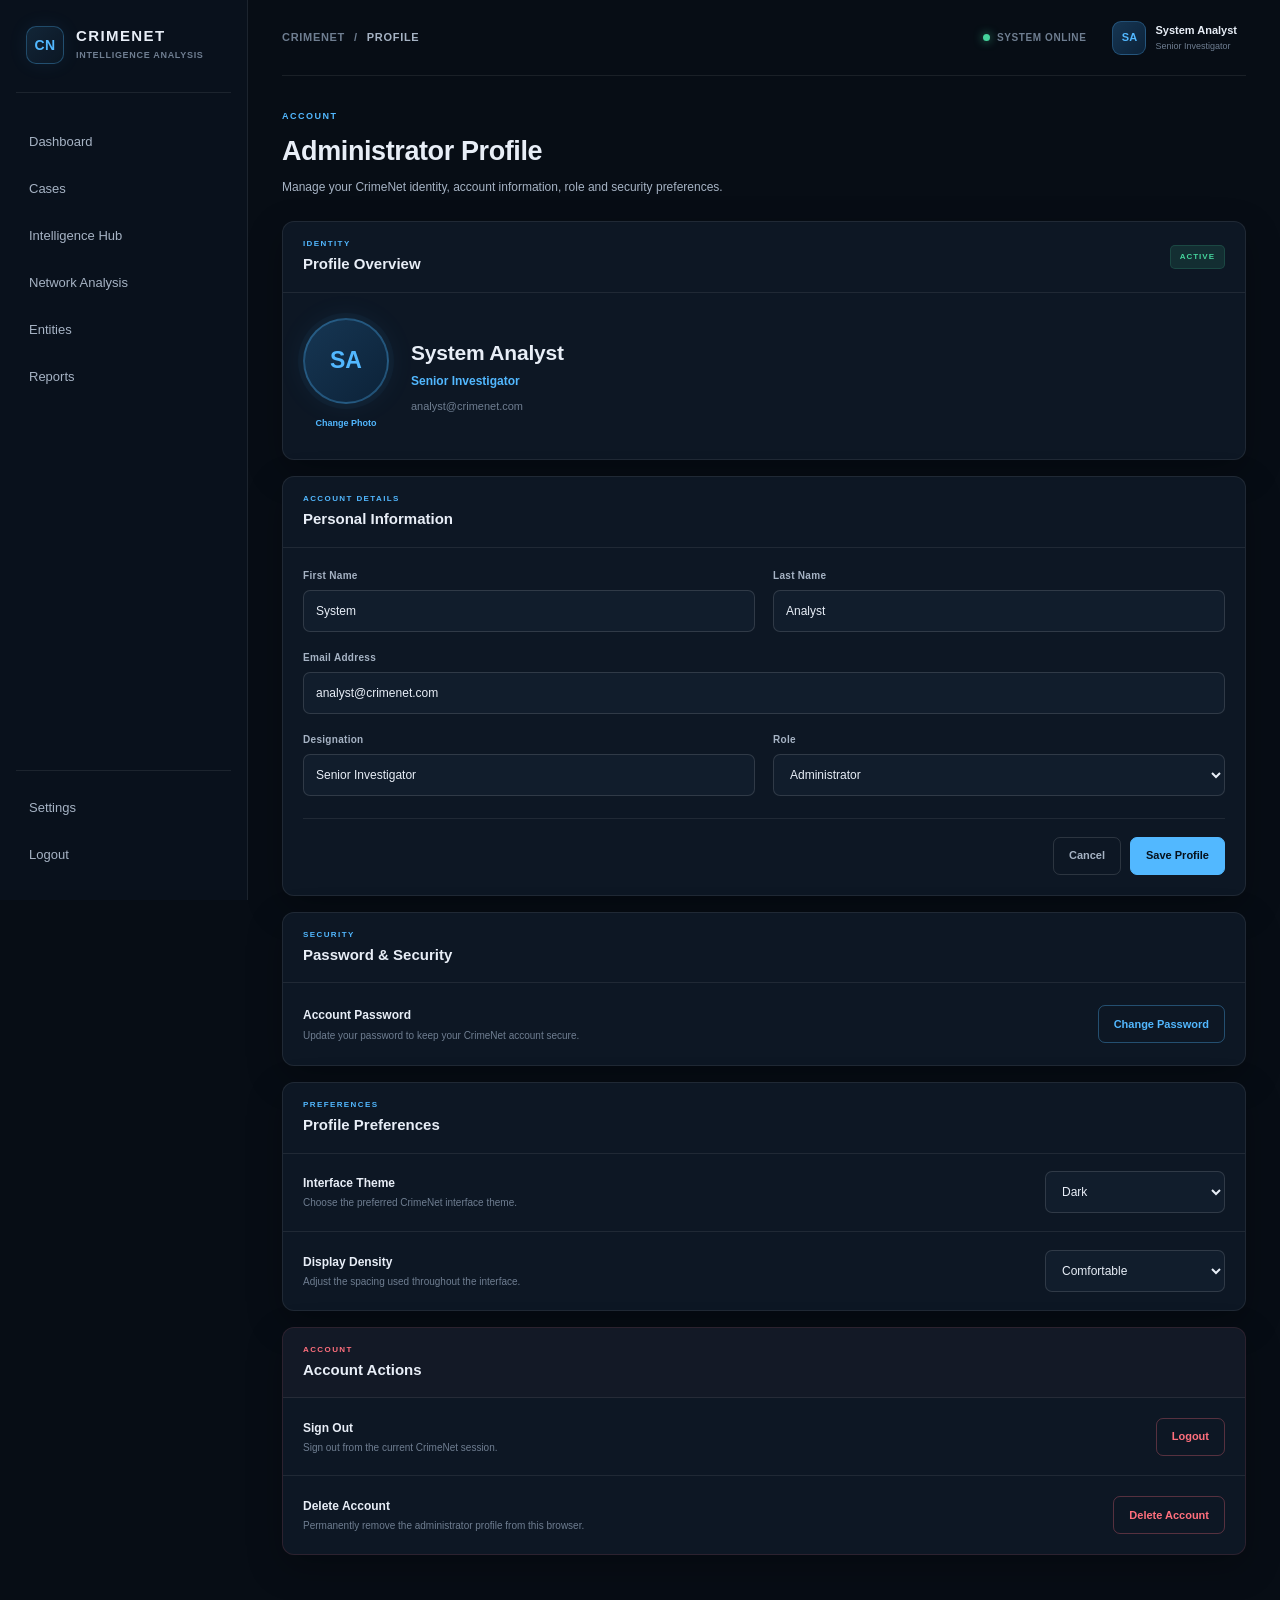
<file: CriminalNetworkAnalysis/admin-profile.html>
<!DOCTYPE html>
<html lang="en">
<head>
    <meta charset="UTF-8">
    <meta name="viewport" content="width=device-width, initial-scale=1.0">

    <title>Profile | CRIMENET</title>

    <link rel="stylesheet" href="admin-profile.css">
</head>

<body>

<div class="profile-layout">

    <!-- =========================
         SIDEBAR
         ========================= -->
    <aside class="sidebar">

        <div class="brand">

            <div class="brand-mark">
                CN
            </div>

            <div class="brand-text">
                <h2>CRIMENET</h2>
                <span>Intelligence Analysis</span>
            </div>

        </div>


        <nav class="sidebar-nav">

            <a href="dashboard.html">
                Dashboard
            </a>

            <a href="cases.html">
                Cases
            </a>

            <a href="intelligence.html">
                Intelligence Hub
            </a>

            <a href="network.html">
                Network Analysis
            </a>

            <a href="entities.html">
                Entities
            </a>

            <a href="reports.html">
                Reports
            </a>

        </nav>


        <div class="sidebar-bottom">

            <a href="settings.html">
                Settings
            </a>

            <button id="logoutBtn" type="button">
                Logout
            </button>

        </div>

    </aside>


    <!-- =========================
         MAIN CONTENT
         ========================= -->
    <main class="main-content">

        <!-- Top Header -->
        <header class="topbar">

            <div class="breadcrumb">
                <span>CRIMENET</span>
                <span>/</span>
                <strong>Profile</strong>
            </div>

            <div class="topbar-right">

                <div class="system-status">
                    <span class="status-dot"></span>
                    <span>System Online</span>
                </div>

                <a
                    href="admin-profile.html"
                    class="profile-chip"
                    aria-label="Open profile"
                >

                    <div
                        class="profile-avatar"
                        id="topProfileAvatar"
                    >
                        SA
                    </div>

                    <div class="profile-info">

                        <strong id="topProfileName">
                            System Analyst
                        </strong>

                        <small id="topProfileRole">
                            Senior Investigator
                        </small>

                    </div>

                </a>

            </div>

        </header>


        <!-- =========================
             PAGE HEADER
             ========================= -->
        <section class="page-header">

            <div>

                <p class="eyebrow">
                    ACCOUNT
                </p>

                <h1>
                    Administrator Profile
                </h1>

                <p class="header-description">
                    Manage your CrimeNet identity, account information,
                    role and security preferences.
                </p>

            </div>

        </section>


        <!-- =========================
             PROFILE CONTENT
             ========================= -->
        <section class="profile-content">

            <!-- Profile Overview -->
            <div class="profile-card profile-overview">

                <div class="profile-card-header">

                    <div>

                        <p class="card-kicker">
                            IDENTITY
                        </p>

                        <h2>
                            Profile Overview
                        </h2>

                    </div>

                    <span class="account-status">
                        ACTIVE
                    </span>

                </div>


                <div class="profile-overview-body">

                    <div class="large-profile-avatar">

                        <div
                            class="avatar-image"
                            id="profileAvatar"
                        >
                            SA
                        </div>

                        <label
                            for="profileImageInput"
                            class="avatar-upload"
                        >
                            Change Photo
                        </label>

                        <input
                            type="file"
                            id="profileImageInput"
                            accept="image/*"
                            hidden
                        >

                    </div>


                    <div class="profile-identity">

                        <h2 id="profileDisplayName">
                            System Analyst
                        </h2>

                        <p id="profileDisplayRole">
                            Senior Investigator
                        </p>

                        <span id="profileDisplayEmail">
                            analyst@crimenet.com
                        </span>

                    </div>

                </div>

            </div>


            <!-- Personal Information -->
            <div class="profile-card">

                <div class="profile-card-header">

                    <div>

                        <p class="card-kicker">
                            ACCOUNT DETAILS
                        </p>

                        <h2>
                            Personal Information
                        </h2>

                    </div>

                </div>


                <form id="profileForm">

                    <div class="form-grid">

                        <!-- First Name -->
                        <div class="form-group">

                            <label for="firstName">
                                First Name
                            </label>

                            <input
                                type="text"
                                id="firstName"
                                name="firstName"
                                placeholder="Enter first name"
                                required
                            >

                        </div>


                        <!-- Last Name -->
                        <div class="form-group">

                            <label for="lastName">
                                Last Name
                            </label>

                            <input
                                type="text"
                                id="lastName"
                                name="lastName"
                                placeholder="Enter last name"
                                required
                            >

                        </div>


                        <!-- Email -->
                        <div class="form-group full-width">

                            <label for="email">
                                Email Address
                            </label>

                            <input
                                type="email"
                                id="email"
                                name="email"
                                placeholder="Enter email address"
                                required
                            >

                        </div>


                        <!-- Designation -->
                        <div class="form-group">

                            <label for="designation">
                                Designation
                            </label>

                            <input
                                type="text"
                                id="designation"
                                name="designation"
                                placeholder="e.g. Senior Investigator"
                            >

                        </div>


                        <!-- Role -->
                        <div class="form-group">

                            <label for="role">
                                Role
                            </label>

                            <select id="role" name="role">

                                <option value="Administrator">
                                    Administrator
                                </option>

                                <option value="Senior Investigator">
                                    Senior Investigator
                                </option>

                                <option value="Analyst">
                                    Analyst
                                </option>

                                <option value="Investigator">
                                    Investigator
                                </option>

                                <option value="Viewer">
                                    Viewer
                                </option>

                            </select>

                        </div>

                    </div>


                    <!-- Form Actions -->
                    <div class="form-actions">

                        <button
                            type="button"
                            id="cancelBtn"
                            class="secondary-button"
                        >
                            Cancel
                        </button>

                        <button
                            type="submit"
                            class="primary-button"
                        >
                            Save Profile
                        </button>

                    </div>

                </form>

            </div>


            <!-- Security -->
            <div class="profile-card">

                <div class="profile-card-header">

                    <div>

                        <p class="card-kicker">
                            SECURITY
                        </p>

                        <h2>
                            Password & Security
                        </h2>

                    </div>

                </div>


                <div class="security-info">

                    <div class="security-row">

                        <div>

                            <strong>
                                Account Password
                            </strong>

                            <p>
                                Update your password to keep your
                                CrimeNet account secure.
                            </p>

                        </div>

                        <button
                            type="button"
                            id="changePasswordBtn"
                            class="outline-button"
                        >
                            Change Password
                        </button>

                    </div>

                </div>


                <form
                    id="passwordForm"
                    class="password-form"
                    style="display: none;"
                >

                    <div class="form-grid">

                        <div class="form-group full-width">

                            <label for="currentPassword">
                                Current Password
                            </label>

                            <input
                                type="password"
                                id="currentPassword"
                                placeholder="Enter current password"
                            >

                        </div>


                        <div class="form-group">

                            <label for="newPassword">
                                New Password
                            </label>

                            <input
                                type="password"
                                id="newPassword"
                                placeholder="Enter new password"
                            >

                        </div>


                        <div class="form-group">

                            <label for="confirmPassword">
                                Confirm Password
                            </label>

                            <input
                                type="password"
                                id="confirmPassword"
                                placeholder="Confirm new password"
                            >

                        </div>

                    </div>


                    <div class="form-actions">

                        <button
                            type="button"
                            id="cancelPasswordBtn"
                            class="secondary-button"
                        >
                            Cancel
                        </button>

                        <button
                            type="button"
                            id="savePasswordBtn"
                            class="primary-button"
                        >
                            Update Password
                        </button>

                    </div>

                </form>

            </div>


            <!-- Preferences -->
            <div class="profile-card">

                <div class="profile-card-header">

                    <div>

                        <p class="card-kicker">
                            PREFERENCES
                        </p>

                        <h2>
                            Profile Preferences
                        </h2>

                    </div>

                </div>


                <div class="preference-row">

                    <div>

                        <strong>
                            Interface Theme
                        </strong>

                        <p>
                            Choose the preferred CrimeNet interface theme.
                        </p>

                    </div>

                    <select id="theme">

                        <option value="dark">
                            Dark
                        </option>

                        <option value="light">
                            Light
                        </option>

                        <option value="system">
                            System Default
                        </option>

                    </select>

                </div>


                <div class="preference-row">

                    <div>

                        <strong>
                            Display Density
                        </strong>

                        <p>
                            Adjust the spacing used throughout the interface.
                        </p>

                    </div>

                    <select id="density">

                        <option value="comfortable">
                            Comfortable
                        </option>

                        <option value="compact">
                            Compact
                        </option>

                        <option value="spacious">
                            Spacious
                        </option>

                    </select>

                </div>

            </div>


            <!-- Message -->
            <div
                id="profileMessage"
                class="profile-message"
            ></div>


            <!-- Danger Zone -->
            <div class="profile-card danger-card">

                <div class="profile-card-header">

                    <div>

                        <p class="card-kicker">
                            ACCOUNT
                        </p>

                        <h2>
                            Account Actions
                        </h2>

                    </div>

                </div>


                <div class="danger-row">

                    <div>

                        <strong>
                            Sign Out
                        </strong>

                        <p>
                            Sign out from the current CrimeNet session.
                        </p>

                    </div>

                    <button
                        type="button"
                        id="accountLogoutBtn"
                        class="danger-button"
                    >
                        Logout
                    </button>

                </div>


                <div class="danger-row">

                    <div>

                        <strong>
                            Delete Account
                        </strong>

                        <p>
                            Permanently remove the administrator
                            profile from this browser.
                        </p>

                    </div>

                    <button
                        type="button"
                        id="deleteAccountBtn"
                        class="danger-button"
                    >
                        Delete Account
                    </button>

                </div>

            </div>

        </section>

    </main>

</div>


<script src="admin-profile.js"></script>

</body>
</html>
</file>
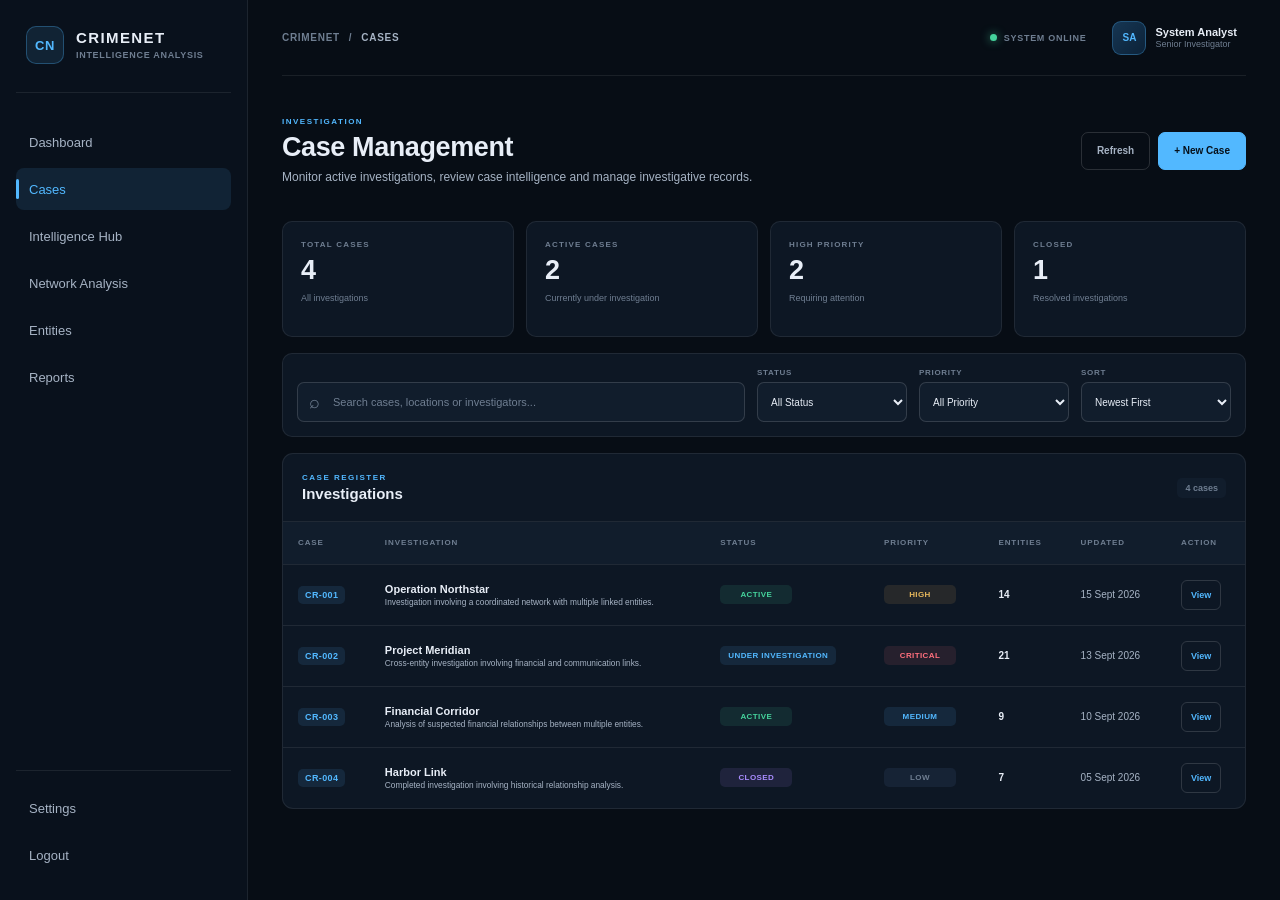
<file: CriminalNetworkAnalysis/cases.html>
<!DOCTYPE html>
<html lang="en">
<head>
    <meta charset="UTF-8">
    <meta
        name="viewport"
        content="width=device-width, initial-scale=1.0"
    >

    <title>Cases | CRIMENET</title>

    <link rel="stylesheet" href="cases.css">
</head>

<body>

<div class="cases-app">

    <!-- ======================================================
         SIDEBAR
         ====================================================== -->

    <aside class="sidebar">

        <div class="brand">

            <div class="brand-mark">
                CN
            </div>

            <div class="brand-text">
                <h2>CRIMENET</h2>
                <span>Intelligence Analysis</span>
            </div>

        </div>


        <nav class="sidebar-nav">

            <a href="dashboard.html">
                Dashboard
            </a>

            <a
                href="cases.html"
                class="active"
            >
                Cases
            </a>

            <a href="intelligence.html">
                Intelligence Hub
            </a>

            <a href="network.html">
                Network Analysis
            </a>

            <a href="entities.html">
                Entities
            </a>

            <a href="reports.html">
                Reports
            </a>

        </nav>


        <div class="sidebar-bottom">

           

            <a href="settings.html">
                Settings
            </a>

            <button
                type="button"
                id="logoutBtn"
            >
                Logout
            </button>

        </div>

    </aside>


    <!-- ======================================================
         MAIN CONTENT
         ====================================================== -->

    <main class="main-content">


        <!-- TOP HEADER -->

        <header class="top-header">

            <div class="header-left">

                <div class="breadcrumb">
                    <span>CRIMENET</span>
                    <span>/</span>
                    <strong>Cases</strong>
                </div>

            </div>


            <div class="header-right">

                <div class="system-status">

                    <span class="status-dot"></span>

                    <span>
                        System Online
                    </span>

                </div>


                <a
                    href="admin-profile.html"
                    class="profile"
                    aria-label="Open profile"
                >

                    <div
                        class="avatar"
                        id="profileAvatar"
                    >
                        SA
                    </div>

                    <div class="profile-details">

                        <strong id="profileName">
                            System Analyst
                        </strong>

                        <small id="profileRole">
                            Senior Investigator
                        </small>

                    </div>

                </a>

            </div>

        </header>


        <!-- ==================================================
             PAGE HEADER
             ================================================== -->

        <section class="page-header">

            <div>

                <p class="eyebrow">
                    INVESTIGATION
                </p>

                <h1>
                    Case Management
                </h1>

                <p class="page-description">
                    Monitor active investigations, review case
                    intelligence and manage investigative records.
                </p>

            </div>


            <div class="header-actions">

                <button
                    type="button"
                    class="secondary-button"
                    id="refreshCases"
                >
                    Refresh
                </button>

                <button
                    type="button"
                    class="primary-button"
                    id="newCaseBtn"
                >
                    + New Case
                </button>

            </div>

        </section>


        <!-- ==================================================
             CASE METRICS
             ================================================== -->

        <section class="case-metrics">

            <div class="metric-card">

                <div class="metric-label">
                    TOTAL CASES
                </div>

                <div
                    class="metric-value"
                    id="totalCases"
                >
                    0
                </div>

                <div class="metric-note">
                    All investigations
                </div>

            </div>


            <div class="metric-card">

                <div class="metric-label">
                    ACTIVE CASES
                </div>

                <div
                    class="metric-value"
                    id="activeCases"
                >
                    0
                </div>

                <div class="metric-note">
                    Currently under investigation
                </div>

            </div>


            <div class="metric-card">

                <div class="metric-label">
                    HIGH PRIORITY
                </div>

                <div
                    class="metric-value"
                    id="highPriorityCases"
                >
                    0
                </div>

                <div class="metric-note">
                    Requiring attention
                </div>

            </div>


            <div class="metric-card">

                <div class="metric-label">
                    CLOSED
                </div>

                <div
                    class="metric-value"
                    id="closedCases"
                >
                    0
                </div>

                <div class="metric-note">
                    Resolved investigations
                </div>

            </div>

        </section>


        <!-- ==================================================
             FILTER BAR
             ================================================== -->

        <section class="filter-card">

            <div class="search-box">

                <span class="search-icon">
                    ⌕
                </span>

                <input
                    type="search"
                    id="caseSearch"
                    placeholder="Search cases, locations or investigators..."
                    autocomplete="off"
                >

            </div>


            <div class="filter-group">

                <label for="statusFilter">
                    Status
                </label>

                <select id="statusFilter">

                    <option value="all">
                        All Status
                    </option>

                    <option value="active">
                        Active
                    </option>

                    <option value="under-investigation">
                        Under Investigation
                    </option>

                    <option value="closed">
                        Closed
                    </option>

                    <option value="archived">
                        Archived
                    </option>

                </select>

            </div>


            <div class="filter-group">

                <label for="priorityFilter">
                    Priority
                </label>

                <select id="priorityFilter">

                    <option value="all">
                        All Priority
                    </option>

                    <option value="critical">
                        Critical
                    </option>

                    <option value="high">
                        High
                    </option>

                    <option value="medium">
                        Medium
                    </option>

                    <option value="low">
                        Low
                    </option>

                </select>

            </div>


            <div class="filter-group">

                <label for="sortCases">
                    Sort
                </label>

                <select id="sortCases">

                    <option value="newest">
                        Newest First
                    </option>

                    <option value="oldest">
                        Oldest First
                    </option>

                    <option value="priority">
                        Priority
                    </option>

                    <option value="name">
                        Case Name
                    </option>

                </select>

            </div>

        </section>


        <!-- ==================================================
             CASE TABLE
             ================================================== -->

        <section class="cases-card">

            <div class="section-header">

                <div>

                    <p class="section-kicker">
                        CASE REGISTER
                    </p>

                    <h2>
                        Investigations
                    </h2>

                </div>


                <span
                    class="result-count"
                    id="resultCount"
                >
                    0 cases
                </span>

            </div>


            <div class="table-wrapper">

                <table class="cases-table">

                    <thead>

                        <tr>

                            <th>
                                Case
                            </th>

                            <th>
                                Investigation
                            </th>

                            <th>
                                Status
                            </th>

                            <th>
                                Priority
                            </th>

                            <th>
                                Entities
                            </th>

                            <th>
                                Updated
                            </th>

                            <th>
                                Action
                            </th>

                        </tr>

                    </thead>


                    <tbody id="casesTableBody">

                        <!-- Cases injected by JavaScript -->

                    </tbody>

                </table>


                <!-- EMPTY STATE -->

                <div
                    class="empty-state"
                    id="emptyState"
                    style="display:none;"
                >

                    <div class="empty-icon">
                        ◇
                    </div>

                    <h3>
                        No Cases Found
                    </h3>

                    <p>
                        No investigations match the current
                        search or filter criteria.
                    </p>

                    <button
                        type="button"
                        class="secondary-button"
                        id="clearFilters"
                    >
                        Clear Filters
                    </button>

                </div>

            </div>

        </section>


        <!-- ==================================================
             CASE DETAIL PANEL
             ================================================== -->

        <section
            class="case-detail-card"
            id="caseDetailCard"
            style="display:none;"
        >

            <div class="section-header">

                <div>

                    <p class="section-kicker">
                        CASE INTELLIGENCE
                    </p>

                    <h2 id="detailCaseTitle">
                        Case Details
                    </h2>

                </div>

                <button
                    type="button"
                    class="close-button"
                    id="closeCaseDetail"
                    aria-label="Close case details"
                >
                    ×
                </button>

            </div>


            <div class="case-detail-grid">

                <div class="detail-block">

                    <span class="detail-label">
                        CASE ID
                    </span>

                    <strong id="detailCaseId">
                        —
                    </strong>

                </div>


                <div class="detail-block">

                    <span class="detail-label">
                        STATUS
                    </span>

                    <strong id="detailCaseStatus">
                        —
                    </strong>

                </div>


                <div class="detail-block">

                    <span class="detail-label">
                        PRIORITY
                    </span>

                    <strong id="detailCasePriority">
                        —
                    </strong>

                </div>


                <div class="detail-block">

                    <span class="detail-label">
                        LAST UPDATED
                    </span>

                    <strong id="detailCaseUpdated">
                        —
                    </strong>

                </div>

            </div>


            <div class="detail-description">

                <span class="detail-label">
                    INTELLIGENCE SUMMARY
                </span>

                <p id="detailCaseSummary">
                    No case summary available.
                </p>

            </div>


            <div class="detail-actions">

                <a
                    href="intelligence.html"
                    class="secondary-button"
                    id="openIntelligence"
                >
                    Intelligence Hub
                </a>

                <a
                    href="network.html"
                    class="secondary-button"
                    id="openNetwork"
                >
                    Network Analysis
                </a>

                <a
                    href="reports.html"
                    class="primary-button"
                    id="openReport"
                >
                    Generate Report
                </a>

            </div>

        </section>


    </main>

</div>


<!-- ==========================================================
     NEW CASE MODAL
     ========================================================== -->

<div
    class="modal-overlay"
    id="caseModal"
    style="display:none;"
>

    <div class="modal">

        <div class="modal-header">

            <div>

                <p class="section-kicker">
                    INVESTIGATION
                </p>

                <h2>
                    Create New Case
                </h2>

            </div>

            <button
                type="button"
                class="close-button"
                id="closeCaseModal"
            >
                ×
            </button>

        </div>


        <form id="newCaseForm">

            <div class="form-grid">

                <div class="form-group">

                    <label for="newCaseId">
                        Case ID
                    </label>

                    <input
                        type="text"
                        id="newCaseId"
                        placeholder="CR-005"
                        required
                    >

                </div>


                <div class="form-group">

                    <label for="newCaseTitle">
                        Investigation Name
                    </label>

                    <input
                        type="text"
                        id="newCaseTitle"
                        placeholder="Investigation title"
                        required
                    >

                </div>


                <div class="form-group">

                    <label for="newCaseStatus">
                        Status
                    </label>

                    <select id="newCaseStatus">

                        <option value="active">
                            Active
                        </option>

                        <option value="under-investigation">
                            Under Investigation
                        </option>

                        <option value="closed">
                            Closed
                        </option>

                    </select>

                </div>


                <div class="form-group">

                    <label for="newCasePriority">
                        Priority
                    </label>

                    <select id="newCasePriority">

                        <option value="critical">
                            Critical
                        </option>

                        <option value="high">
                            High
                        </option>

                        <option value="medium" selected>
                            Medium
                        </option>

                        <option value="low">
                            Low
                        </option>

                    </select>

                </div>


                <div class="form-group full-width">

                    <label for="newCaseSummary">
                        Intelligence Summary
                    </label>

                    <textarea
                        id="newCaseSummary"
                        rows="4"
                        placeholder="Enter case intelligence summary..."
                    ></textarea>

                </div>

            </div>


            <div class="modal-actions">

                <button
                    type="button"
                    class="secondary-button"
                    id="cancelNewCase"
                >
                    Cancel
                </button>

                <button
                    type="submit"
                    class="primary-button"
                >
                    Create Case
                </button>

            </div>

        </form>

    </div>

</div>


<!-- ==========================================================
     SCRIPT
     ========================================================== -->

<script src="cases.js"></script>

</body>
</html>
</file>
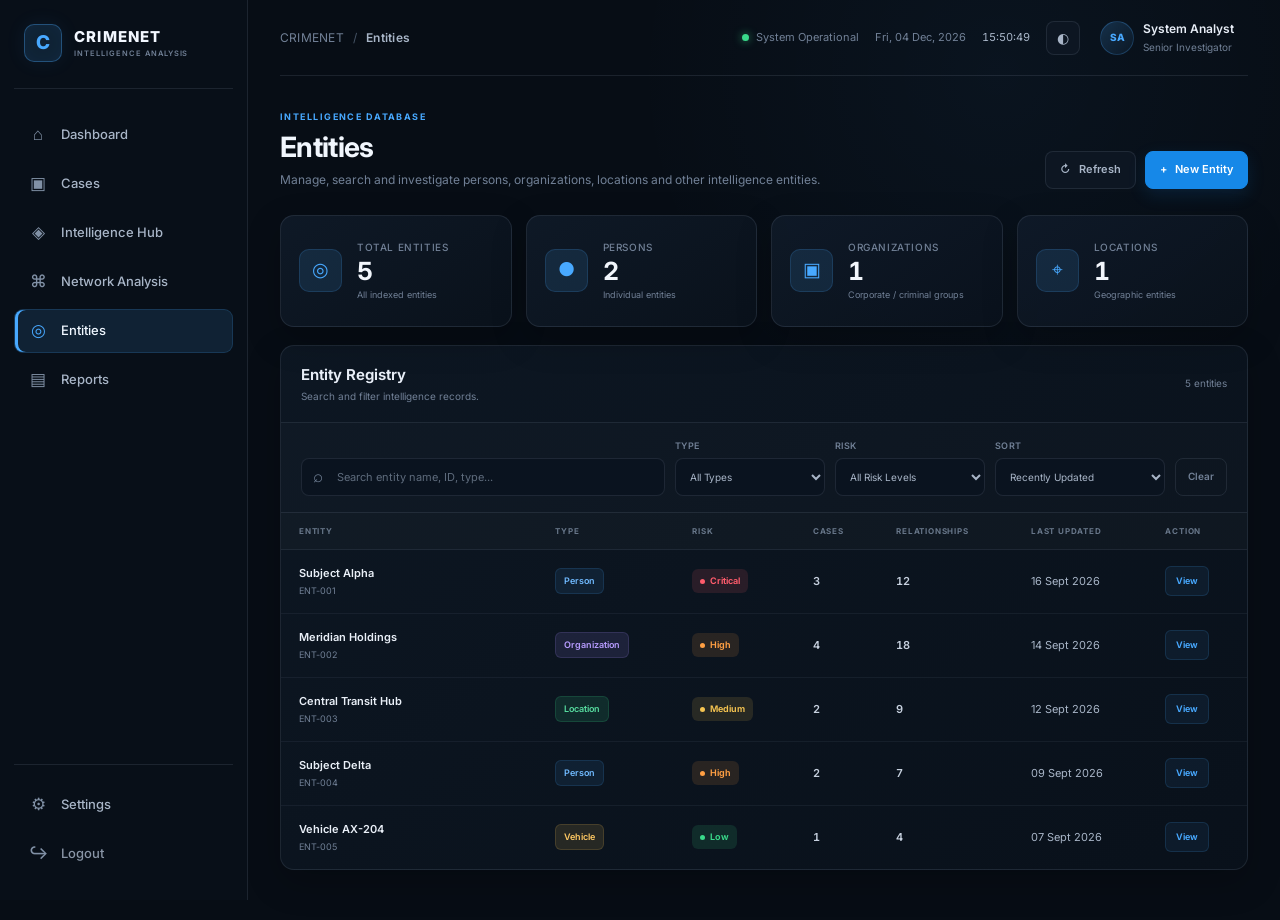
<file: CriminalNetworkAnalysis/entities.html>
<!DOCTYPE html>
<html lang="en">
<head>
  <meta charset="UTF-8" />
  <meta
    name="viewport"
    content="width=device-width, initial-scale=1.0"
  />

  <title>Entities | CRIMENET Intelligence Analysis</title>

  <link rel="preconnect" href="https://fonts.googleapis.com" />
  <link rel="preconnect" href="https://fonts.gstatic.com" crossorigin />
  <link
    href="https://fonts.googleapis.com/css2?family=Inter:wght@400;500;600;700;800&display=swap"
    rel="stylesheet"
  />

  <link rel="stylesheet" href="entities.css" />
</head>

<body>

  <div class="dashboard-app">

    <!-- =====================================================
         SIDEBAR
         ===================================================== -->

    <aside class="sidebar">

      <div class="brand">
        <div class="brand-mark">C</div>

        <div class="brand-text">
          <strong>CRIMENET</strong>
          <span>INTELLIGENCE ANALYSIS</span>
        </div>
      </div>

      <nav class="navigation">

        <a href="dashboard.html" class="nav-item">
          <span class="nav-icon">⌂</span>
          <span>Dashboard</span>
        </a>

        <a href="cases.html" class="nav-item">
          <span class="nav-icon">▣</span>
          <span>Cases</span>
        </a>

        <a href="intelligence.html" class="nav-item">
          <span class="nav-icon">◈</span>
          <span>Intelligence Hub</span>
        </a>

        <a href="network.html" class="nav-item">
          <span class="nav-icon">⌘</span>
          <span>Network Analysis</span>
        </a>

        <a href="entities.html" class="nav-item active">
          <span class="nav-icon">◎</span>
          <span>Entities</span>
        </a>

        <a href="reports.html" class="nav-item">
          <span class="nav-icon">▤</span>
          <span>Reports</span>
        </a>

      </nav>

      <div class="sidebar-bottom">

      

        <a href="settings.html" class="nav-item">
          <span class="nav-icon">⚙</span>
          <span>Settings</span>
        </a>

        <a href="login.html" class="nav-item logout">
          <span class="nav-icon">↪</span>
          <span>Logout</span>
        </a>

      </div>

    </aside>


    <!-- =====================================================
         MAIN CONTENT
         ===================================================== -->

    <main class="main-content">

      <!-- TOP HEADER -->

      <header class="top-header">

        <div class="breadcrumb">
          <span>CRIMENET</span>
          <span class="breadcrumb-separator">/</span>
          <strong>Entities</strong>
        </div>

        <div class="top-header-right">

          <div class="system-status">
            <span class="status-dot"></span>
            <span>System Operational</span>
          </div>

          <div class="top-date" id="currentDate">
            --
          </div>

          <div class="top-time" id="currentTime">
            --
          </div>

          <button
            type="button"
            class="theme-toggle"
            id="themeToggle"
            aria-label="Toggle theme"
          >
            ◐
          </button>

          <a href="admin-profile.html" class="profile">

            <div
              class="avatar"
              id="profileAvatar"
            >
              SA
            </div>

            <div class="profile-info">
              <strong id="profileName">
                System Analyst
              </strong>

              <small id="profileRole">
                Senior Investigator
              </small>
            </div>

          </a>

        </div>

      </header>


      <!-- =====================================================
           PAGE HEADER
           ===================================================== -->

      <section class="page-header">

        <div>
          <div class="eyebrow">
            INTELLIGENCE DATABASE
          </div>

          <h1>Entities</h1>

          <p>
            Manage, search and investigate persons,
            organizations, locations and other intelligence entities.
          </p>
        </div>

        <div class="page-actions">

          <button
            type="button"
            class="btn btn-secondary"
            id="refreshEntities"
          >
            <span>↻</span>
            Refresh
          </button>

          <button
            type="button"
            class="btn btn-primary"
            id="newEntityBtn"
          >
            <span>+</span>
            New Entity
          </button>

        </div>

      </section>


      <!-- =====================================================
           METRICS
           ===================================================== -->

      <section class="metrics-grid">

        <article class="metric-card">

          <div class="metric-icon">◎</div>

          <div class="metric-content">
            <span class="metric-label">
              Total Entities
            </span>

            <strong id="totalEntities">
              0
            </strong>

            <small>
              All indexed entities
            </small>
          </div>

        </article>


        <article class="metric-card">

          <div class="metric-icon">●</div>

          <div class="metric-content">
            <span class="metric-label">
              Persons
            </span>

            <strong id="personEntities">
              0
            </strong>

            <small>
              Individual entities
            </small>
          </div>

        </article>


        <article class="metric-card">

          <div class="metric-icon">▣</div>

          <div class="metric-content">
            <span class="metric-label">
              Organizations
            </span>

            <strong id="organizationEntities">
              0
            </strong>

            <small>
              Corporate / criminal groups
            </small>
          </div>

        </article>


        <article class="metric-card">

          <div class="metric-icon">⌖</div>

          <div class="metric-content">
            <span class="metric-label">
              Locations
            </span>

            <strong id="locationEntities">
              0
            </strong>

            <small>
              Geographic entities
            </small>
          </div>

        </article>

      </section>


      <!-- =====================================================
           ENTITY WORKSPACE
           ===================================================== -->

      <section class="content-card">

        <div class="card-header">

          <div>
            <h2>Entity Registry</h2>

            <p>
              Search and filter intelligence records.
            </p>
          </div>

          <div class="result-count" id="resultCount">
            0 entities
          </div>

        </div>


        <!-- FILTERS -->

        <div class="filters">

          <div class="search-box">

            <span class="search-icon">⌕</span>

            <input
              type="search"
              id="entitySearch"
              placeholder="Search entity name, ID, type..."
              autocomplete="off"
            />

          </div>


          <div class="filter-control">

            <label for="entityTypeFilter">
              Type
            </label>

            <select id="entityTypeFilter">

              <option value="all">
                All Types
              </option>

              <option value="person">
                Person
              </option>

              <option value="organization">
                Organization
              </option>

              <option value="location">
                Location
              </option>

              <option value="vehicle">
                Vehicle
              </option>

              <option value="account">
                Account
              </option>

              <option value="other">
                Other
              </option>

            </select>

          </div>


          <div class="filter-control">

            <label for="entityRiskFilter">
              Risk
            </label>

            <select id="entityRiskFilter">

              <option value="all">
                All Risk Levels
              </option>

              <option value="critical">
                Critical
              </option>

              <option value="high">
                High
              </option>

              <option value="medium">
                Medium
              </option>

              <option value="low">
                Low
              </option>

              <option value="unknown">
                Unknown
              </option>

            </select>

          </div>


          <div class="filter-control">

            <label for="sortEntities">
              Sort
            </label>

            <select id="sortEntities">

              <option value="updated-desc">
                Recently Updated
              </option>

              <option value="updated-asc">
                Oldest Updated
              </option>

              <option value="name-asc">
                Name A–Z
              </option>

              <option value="name-desc">
                Name Z–A
              </option>

              <option value="risk">
                Risk Level
              </option>

            </select>

          </div>


          <button
            type="button"
            class="clear-filters"
            id="clearEntityFilters"
          >
            Clear
          </button>

        </div>


        <!-- =================================================
             ENTITY TABLE
             ================================================= -->

        <div class="table-wrapper">

          <table class="data-table">

            <thead>

              <tr>

                <th>ENTITY</th>

                <th>TYPE</th>

                <th>RISK</th>

                <th>CASES</th>

                <th>RELATIONSHIPS</th>

                <th>LAST UPDATED</th>

                <th>ACTION</th>

              </tr>

            </thead>

            <tbody id="entitiesTableBody">
              <!-- Generated by entities.js -->
            </tbody>

          </table>

        </div>


        <!-- EMPTY STATE -->

        <div
          class="empty-state"
          id="emptyState"
          style="display: none;"
        >

          <div class="empty-icon">
            ◎
          </div>

          <h3>No entities found</h3>

          <p>
            Try changing your search or filter criteria.
          </p>

          <button
            type="button"
            class="btn btn-secondary"
            id="clearEmptyFilters"
          >
            Clear Filters
          </button>

        </div>

      </section>


      <!-- =====================================================
           ENTITY DETAILS
           ===================================================== -->

      <section
        class="detail-card"
        id="entityDetailCard"
        style="display: none;"
      >

        <div class="detail-header">

          <div>

            <span class="eyebrow">
              ENTITY PROFILE
            </span>

            <h2 id="detailEntityName">
              Entity
            </h2>

            <div class="detail-id" id="detailEntityId">
              --
            </div>

          </div>

          <button
            type="button"
            class="close-detail"
            id="closeEntityDetail"
            aria-label="Close entity details"
          >
            ×
          </button>

        </div>


        <div class="detail-grid">

          <div class="detail-item">

            <span>Type</span>

            <strong id="detailEntityType">
              --
            </strong>

          </div>


          <div class="detail-item">

            <span>Risk Level</span>

            <strong id="detailEntityRisk">
              --
            </strong>

          </div>


          <div class="detail-item">

            <span>Cases</span>

            <strong id="detailEntityCases">
              0
            </strong>

          </div>


          <div class="detail-item">

            <span>Relationships</span>

            <strong id="detailEntityRelationships">
              0
            </strong>

          </div>


          <div class="detail-item">

            <span>Last Updated</span>

            <strong id="detailEntityUpdated">
              --
            </strong>

          </div>

        </div>


        <div class="detail-section">

          <h3>Summary</h3>

          <p id="detailEntitySummary">
            No information available.
          </p>

        </div>


        <div class="detail-section">

          <h3>Known Attributes</h3>

          <div
            class="attribute-list"
            id="detailEntityAttributes"
          >
            <!-- Generated by JS -->
          </div>

        </div>


        <div class="detail-actions">

          <a
            href="#"
            class="btn btn-primary"
            id="openEntityNetwork"
          >
            View Network
          </a>

          <a
            href="#"
            class="btn btn-secondary"
            id="openEntityIntelligence"
          >
            Intelligence
          </a>

          <button
            type="button"
            class="btn btn-secondary"
            id="editEntityBtn"
          >
            Edit Entity
          </button>

        </div>

      </section>

    </main>

  </div>


  <!-- =======================================================
       NEW ENTITY MODAL
       ======================================================= -->

  <div
    class="modal-overlay"
    id="entityModal"
    style="display: none;"
  >

    <div class="modal">

      <div class="modal-header">

        <div>
          <span class="eyebrow">
            ENTITY REGISTRY
          </span>

          <h2>Create New Entity</h2>
        </div>

        <button
          type="button"
          class="modal-close"
          id="closeEntityModal"
          aria-label="Close"
        >
          ×
        </button>

      </div>


      <form id="newEntityForm">

        <div class="form-grid">

          <div class="form-group">

            <label for="newEntityId">
              Entity ID
            </label>

            <input
              type="text"
              id="newEntityId"
              readonly
            />

          </div>


          <div class="form-group">

            <label for="newEntityType">
              Entity Type
            </label>

            <select id="newEntityType" required>

              <option value="person">
                Person
              </option>

              <option value="organization">
                Organization
              </option>

              <option value="location">
                Location
              </option>

              <option value="vehicle">
                Vehicle
              </option>

              <option value="account">
                Account
              </option>

              <option value="other">
                Other
              </option>

            </select>

          </div>


          <div class="form-group full-width">

            <label for="newEntityName">
              Entity Name
            </label>

            <input
              type="text"
              id="newEntityName"
              placeholder="Enter entity name"
              required
            />

          </div>


          <div class="form-group">

            <label for="newEntityRisk">
              Risk Level
            </label>

            <select id="newEntityRisk">

              <option value="low">
                Low
              </option>

              <option value="medium" selected>
                Medium
              </option>

              <option value="high">
                High
              </option>

              <option value="critical">
                Critical
              </option>

            </select>

          </div>


          <div class="form-group">

            <label for="newEntityCases">
              Case Count
            </label>

            <input
              type="number"
              id="newEntityCases"
              min="0"
              value="0"
            />

          </div>


          <div class="form-group full-width">

            <label for="newEntitySummary">
              Summary
            </label>

            <textarea
              id="newEntitySummary"
              rows="4"
              placeholder="Enter intelligence summary..."
            ></textarea>

          </div>

        </div>


        <div class="modal-actions">

          <button
            type="button"
            class="btn btn-secondary"
            id="cancelNewEntity"
          >
            Cancel
          </button>

          <button
            type="submit"
            class="btn btn-primary"
          >
            Create Entity
          </button>

        </div>

      </form>

    </div>

  </div>


  <!-- =======================================================
       JAVASCRIPT
       ======================================================= -->

  <script src="entities.js"></script>

</body>
</html>
</file>
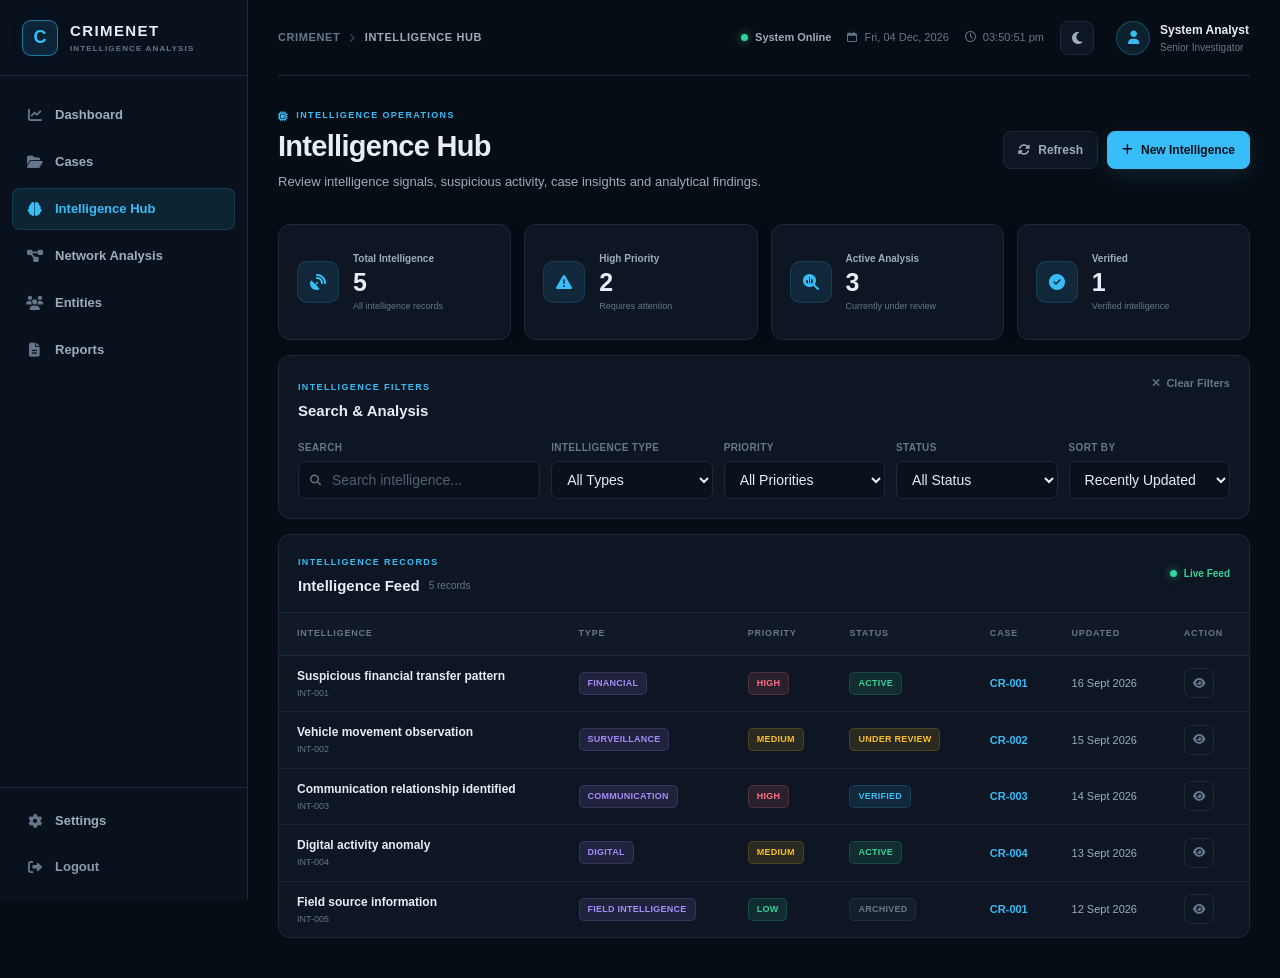
<file: CriminalNetworkAnalysis/intelligence.html>
<!DOCTYPE html>
<html lang="en">
<head>
  <meta charset="UTF-8" />
  <meta name="viewport" content="width=device-width, initial-scale=1.0" />

  <title>Intelligence Hub | CRIMENET</title>

  <link rel="stylesheet" href="intelligence.css" />
  <link
    rel="stylesheet"
    href="https://cdnjs.cloudflare.com/ajax/libs/font-awesome/6.5.2/css/all.min.css"
  />
</head>

<body>
  <div class="intelligence-app">

    <!-- ================= SIDEBAR ================= -->
    <aside class="sidebar">

      <div class="brand">
        <div class="brand-mark">C</div>

        <div class="brand-text">
          <strong>CRIMENET</strong>
          <span>INTELLIGENCE ANALYSIS</span>
        </div>
      </div>

      <nav class="sidebar-nav">

        <a href="dashboard.html" class="nav-item">
          <i class="fa-solid fa-chart-line"></i>
          <span>Dashboard</span>
        </a>

        <a href="cases.html" class="nav-item">
          <i class="fa-solid fa-folder-open"></i>
          <span>Cases</span>
        </a>

        <a href="intelligence.html" class="nav-item active">
          <i class="fa-solid fa-brain"></i>
          <span>Intelligence Hub</span>
        </a>

        <a href="network.html" class="nav-item">
          <i class="fa-solid fa-diagram-project"></i>
          <span>Network Analysis</span>
        </a>

        <a href="entities.html" class="nav-item">
          <i class="fa-solid fa-users"></i>
          <span>Entities</span>
        </a>

        <a href="reports.html" class="nav-item">
          <i class="fa-solid fa-file-lines"></i>
          <span>Reports</span>
        </a>

      </nav>

      <div class="sidebar-bottom">

       

        <a href="settings.html" class="nav-item">
          <i class="fa-solid fa-gear"></i>
          <span>Settings</span>
        </a>

        <button class="nav-item logout-item" id="logoutBtn" type="button">
          <i class="fa-solid fa-right-from-bracket"></i>
          <span>Logout</span>
        </button>

      </div>

    </aside>

    <!-- ================= MAIN CONTENT ================= -->
    <main class="main-content">

      <!-- TOP HEADER -->
      <header class="top-header">

        <div class="breadcrumb">
          <span>CRIMENET</span>
          <i class="fa-solid fa-chevron-right"></i>
          <strong>Intelligence Hub</strong>
        </div>

        <div class="top-header-right">

          <div class="system-status">
            <span class="status-dot"></span>
            <span>System Online</span>
          </div>

          <div class="header-date">
            <i class="fa-regular fa-calendar"></i>
            <span id="currentDate">--</span>
          </div>

          <div class="header-time">
            <i class="fa-regular fa-clock"></i>
            <span id="currentTime">--:--:--</span>
          </div>

          <button
            class="icon-btn"
            id="themeToggle"
            type="button"
            title="Toggle theme"
          >
            <i class="fa-solid fa-moon"></i>
          </button>

          <a href="admin-profile.html" class="profile" id="profileLink">

            <div class="profile-avatar" id="profileAvatar">
              <i class="fa-solid fa-user"></i>
            </div>

            <div class="profile-info">
              <strong id="profileName">System Analyst</strong>
              <small id="profileRole">Senior Investigator</small>
            </div>

          </a>

        </div>

      </header>

      <!-- PAGE HEADER -->
      <section class="page-header">

        <div>
          <div class="eyebrow">
            <i class="fa-solid fa-microchip"></i>
            INTELLIGENCE OPERATIONS
          </div>

          <h1>Intelligence Hub</h1>

          <p>
            Review intelligence signals, suspicious activity, case insights
            and analytical findings.
          </p>
        </div>

        <div class="page-actions">

          <button class="btn secondary-btn" id="refreshIntelligence" type="button">
            <i class="fa-solid fa-rotate"></i>
            Refresh
          </button>

          <button class="btn primary-btn" id="newIntelligenceBtn" type="button">
            <i class="fa-solid fa-plus"></i>
            New Intelligence
          </button>

        </div>

      </section>

      <!-- ================= METRICS ================= -->
      <section class="metrics-grid">

        <div class="metric-card">

          <div class="metric-icon">
            <i class="fa-solid fa-satellite-dish"></i>
          </div>

          <div class="metric-content">
            <span>Total Intelligence</span>
            <strong id="totalIntelligence">0</strong>
            <small>All intelligence records</small>
          </div>

        </div>

        <div class="metric-card">

          <div class="metric-icon">
            <i class="fa-solid fa-triangle-exclamation"></i>
          </div>

          <div class="metric-content">
            <span>High Priority</span>
            <strong id="highPriorityIntelligence">0</strong>
            <small>Requires attention</small>
          </div>

        </div>

        <div class="metric-card">

          <div class="metric-icon">
            <i class="fa-solid fa-magnifying-glass-chart"></i>
          </div>

          <div class="metric-content">
            <span>Active Analysis</span>
            <strong id="activeAnalysis">0</strong>
            <small>Currently under review</small>
          </div>

        </div>

        <div class="metric-card">

          <div class="metric-icon">
            <i class="fa-solid fa-circle-check"></i>
          </div>

          <div class="metric-content">
            <span>Verified</span>
            <strong id="verifiedIntelligence">0</strong>
            <small>Verified intelligence</small>
          </div>

        </div>

      </section>

      <!-- ================= FILTERS ================= -->
      <section class="filter-card">

        <div class="filter-header">

          <div>
            <span class="section-label">INTELLIGENCE FILTERS</span>
            <h2>Search & Analysis</h2>
          </div>

          <button class="text-btn" id="clearIntelligenceFilters" type="button">
            <i class="fa-solid fa-xmark"></i>
            Clear Filters
          </button>

        </div>

        <div class="filter-grid">

          <div class="field">

            <label for="intelligenceSearch">
              Search
            </label>

            <div class="input-icon">
              <i class="fa-solid fa-magnifying-glass"></i>

              <input
                type="search"
                id="intelligenceSearch"
                placeholder="Search intelligence..."
              />
            </div>

          </div>

          <div class="field">

            <label for="intelligenceTypeFilter">
              Intelligence Type
            </label>

            <select id="intelligenceTypeFilter">
              <option value="all">All Types</option>
              <option value="tip">Tip / Lead</option>
              <option value="surveillance">Surveillance</option>
              <option value="financial">Financial</option>
              <option value="communication">Communication</option>
              <option value="digital">Digital</option>
              <option value="field">Field Intelligence</option>
            </select>

          </div>

          <div class="field">

            <label for="intelligencePriorityFilter">
              Priority
            </label>

            <select id="intelligencePriorityFilter">
              <option value="all">All Priorities</option>
              <option value="high">High</option>
              <option value="medium">Medium</option>
              <option value="low">Low</option>
            </select>

          </div>

          <div class="field">

            <label for="intelligenceStatusFilter">
              Status
            </label>

            <select id="intelligenceStatusFilter">
              <option value="all">All Status</option>
              <option value="active">Active</option>
              <option value="review">Under Review</option>
              <option value="verified">Verified</option>
              <option value="archived">Archived</option>
            </select>

          </div>

          <div class="field">

            <label for="sortIntelligence">
              Sort By
            </label>

            <select id="sortIntelligence">
              <option value="updated-desc">Recently Updated</option>
              <option value="priority-desc">Priority</option>
              <option value="title-asc">Title A-Z</option>
              <option value="title-desc">Title Z-A</option>
            </select>

          </div>

        </div>

      </section>

      <!-- ================= INTELLIGENCE TABLE ================= -->
      <section class="data-card">

        <div class="data-card-header">

          <div>
            <span class="section-label">INTELLIGENCE RECORDS</span>

            <h2>
              Intelligence Feed
              <span class="result-count" id="resultCount">0 records</span>
            </h2>
          </div>

          <div class="feed-status">
            <span class="status-dot"></span>
            Live Feed
          </div>

        </div>

        <div class="table-wrapper">

          <table class="data-table">

            <thead>
              <tr>
                <th>INTELLIGENCE</th>
                <th>TYPE</th>
                <th>PRIORITY</th>
                <th>STATUS</th>
                <th>CASE</th>
                <th>UPDATED</th>
                <th>ACTION</th>
              </tr>
            </thead>

            <tbody id="intelligenceTableBody">
              <!-- JS populated -->
            </tbody>

          </table>

        </div>

        <div class="empty-state" id="emptyState" hidden>

          <div class="empty-icon">
            <i class="fa-solid fa-inbox"></i>
          </div>

          <h3>No intelligence records found</h3>

          <p>
            Try changing your filters or create a new intelligence record.
          </p>

          <button class="btn secondary-btn" id="clearEmptyFilters" type="button">
            Clear Filters
          </button>

        </div>

      </section>

      <!-- ================= INTELLIGENCE DETAIL ================= -->
      <section class="detail-card" id="intelligenceDetailCard" hidden>

        <div class="detail-header">

          <div>

            <span class="section-label">INTELLIGENCE DETAIL</span>

            <h2 id="detailIntelligenceTitle">
              Intelligence Record
            </h2>

            <span class="detail-id" id="detailIntelligenceId">
              INT-000
            </span>

          </div>

          <button
            class="icon-btn"
            id="closeIntelligenceDetail"
            type="button"
            title="Close"
          >
            <i class="fa-solid fa-xmark"></i>
          </button>

        </div>

        <div class="detail-status-row">

          <span class="status-badge" id="detailIntelligenceStatus">
            Active
          </span>

          <span class="priority-badge" id="detailIntelligencePriority">
            Medium
          </span>

          <span class="detail-updated">
            Updated:
            <strong id="detailIntelligenceUpdated">--</strong>
          </span>

        </div>

        <div class="detail-grid">

          <div class="detail-section">

            <span class="detail-label">Summary</span>

            <p id="detailIntelligenceSummary">
              No intelligence summary available.
            </p>

          </div>

          <div class="detail-section">

            <span class="detail-label">Source</span>

            <p id="detailIntelligenceSource">
              Unknown
            </p>

          </div>

          <div class="detail-section">

            <span class="detail-label">Related Case</span>

            <p id="detailIntelligenceCase">
              —
            </p>

          </div>

          <div class="detail-section">

            <span class="detail-label">Related Entities</span>

            <div class="tag-list" id="detailIntelligenceEntities">
              <span class="muted-text">No entities linked</span>
            </div>

          </div>

        </div>

        <div class="detail-actions">

          <button class="btn secondary-btn" id="openRelatedCase" type="button">
            <i class="fa-solid fa-folder-open"></i>
            Open Case
          </button>

          <button class="btn secondary-btn" id="openRelatedNetwork" type="button">
            <i class="fa-solid fa-diagram-project"></i>
            Network Analysis
          </button>

          <button class="btn primary-btn" id="editIntelligenceBtn" type="button">
            <i class="fa-solid fa-pen"></i>
            Edit Intelligence
          </button>

        </div>

      </section>

    </main>
  </div>

  <!-- ================= NEW INTELLIGENCE MODAL ================= -->
  <div class="modal-overlay" id="intelligenceModal" hidden>

    <div class="modal">

      <div class="modal-header">

        <div>
          <span class="section-label">INTELLIGENCE OPERATIONS</span>
          <h2>Create Intelligence Record</h2>
        </div>

        <button
          class="icon-btn"
          id="closeIntelligenceModal"
          type="button"
        >
          <i class="fa-solid fa-xmark"></i>
        </button>

      </div>

      <form id="newIntelligenceForm">

        <div class="form-grid">

          <div class="field">

            <label for="newIntelligenceId">
              Intelligence ID
            </label>

            <input
              type="text"
              id="newIntelligenceId"
              placeholder="INT-006"
              required
            />

          </div>

          <div class="field">

            <label for="newIntelligenceType">
              Type
            </label>

            <select id="newIntelligenceType" required>
              <option value="tip">Tip / Lead</option>
              <option value="surveillance">Surveillance</option>
              <option value="financial">Financial</option>
              <option value="communication">Communication</option>
              <option value="digital">Digital</option>
              <option value="field">Field Intelligence</option>
            </select>

          </div>

          <div class="field full-width">

            <label for="newIntelligenceTitle">
              Intelligence Title
            </label>

            <input
              type="text"
              id="newIntelligenceTitle"
              placeholder="Enter intelligence title"
              required
            />

          </div>

          <div class="field">

            <label for="newIntelligencePriority">
              Priority
            </label>

            <select id="newIntelligencePriority" required>
              <option value="high">High</option>
              <option value="medium" selected>Medium</option>
              <option value="low">Low</option>
            </select>

          </div>

          <div class="field">

            <label for="newIntelligenceStatus">
              Status
            </label>

            <select id="newIntelligenceStatus" required>
              <option value="active">Active</option>
              <option value="review">Under Review</option>
              <option value="verified">Verified</option>
              <option value="archived">Archived</option>
            </select>

          </div>

          <div class="field">

            <label for="newIntelligenceCase">
              Related Case
            </label>

            <input
              type="text"
              id="newIntelligenceCase"
              placeholder="CR-001"
            />

          </div>

          <div class="field">

            <label for="newIntelligenceSource">
              Source
            </label>

            <input
              type="text"
              id="newIntelligenceSource"
              placeholder="Source / origin"
            />

          </div>

          <div class="field full-width">

            <label for="newIntelligenceSummary">
              Intelligence Summary
            </label>

            <textarea
              id="newIntelligenceSummary"
              rows="5"
              placeholder="Enter intelligence details..."
              required
            ></textarea>

          </div>

        </div>

        <div class="modal-actions">

          <button
            class="btn secondary-btn"
            type="button"
            id="cancelNewIntelligence"
          >
            Cancel
          </button>

          <button
            class="btn primary-btn"
            type="submit"
          >
            <i class="fa-solid fa-plus"></i>
            Create Record
          </button>

        </div>

      </form>

    </div>

  </div>

  <!-- ================= TOAST ================= -->
  <div class="toast" id="intelligenceToast" hidden>
    <i class="fa-solid fa-circle-check"></i>
    <span id="toastMessage">Operation completed.</span>
  </div>

  <script src="intelligence.js"></script>

</body>
</html>
</file>
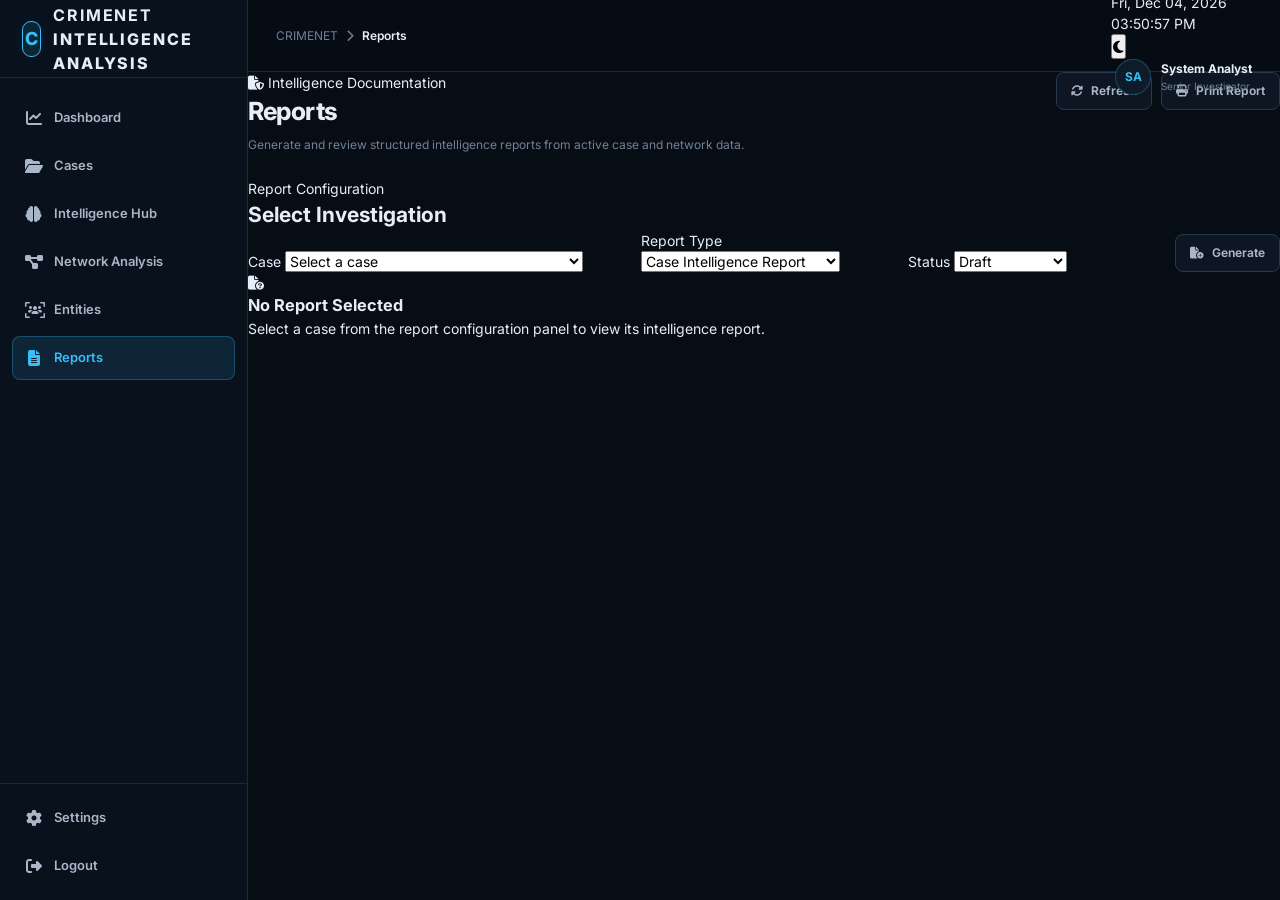
<file: CriminalNetworkAnalysis/reports.html>
<!DOCTYPE html>
<html lang="en">
<head>
  <meta charset="UTF-8">

  <meta
    name="viewport"
    content="width=device-width, initial-scale=1.0"
  >

  <meta
    name="description"
    content="CRIMENET Intelligence Analysis Reports"
  >

  <title>CRIMENET | Reports</title>

  <link
    rel="preconnect"
    href="https://fonts.googleapis.com"
  >

  <link
    rel="preconnect"
    href="https://fonts.gstatic.com"
    crossorigin
  >

  <link
    href="https://fonts.googleapis.com/css2?family=Inter:wght@400;500;600;700;800&display=swap"
    rel="stylesheet"
  >

  <link
    rel="stylesheet"
    href="https://cdnjs.cloudflare.com/ajax/libs/font-awesome/6.5.2/css/all.min.css"
  >

  <link
    rel="stylesheet"
    href="reports.css"
  >
</head>

<body>

  <div class="reports-app">

    <!-- =================================================
         SIDEBAR
         ================================================= -->

    <aside class="sidebar">

      <div class="brand">
        <div class="brand-mark">C</div>

        <div class="brand-text">
          <strong>CRIMENET</strong>
          <span>INTELLIGENCE ANALYSIS</span>
        </div>
      </div>

      <nav class="sidebar-nav">

        <a
          href="dashboard.html"
          class="nav-item"
        >
          <i class="fa-solid fa-chart-line"></i>
          <span>Dashboard</span>
        </a>

        <a
          href="cases.html"
          class="nav-item"
        >
          <i class="fa-solid fa-folder-open"></i>
          <span>Cases</span>
        </a>

        <a
          href="intelligence.html"
          class="nav-item"
        >
          <i class="fa-solid fa-brain"></i>
          <span>Intelligence Hub</span>
        </a>

        <a
          href="network.html"
          class="nav-item"
        >
          <i class="fa-solid fa-diagram-project"></i>
          <span>Network Analysis</span>
        </a>

        <a
          href="entities.html"
          class="nav-item"
        >
          <i class="fa-solid fa-users-viewfinder"></i>
          <span>Entities</span>
        </a>

        <a
          href="reports.html"
          class="nav-item active"
        >
          <i class="fa-solid fa-file-lines"></i>
          <span>Reports</span>
        </a>

      </nav>

      <div class="sidebar-bottom">

        

        <a
          href="settings.html"
          class="nav-item"
        >
          <i class="fa-solid fa-gear"></i>
          <span>Settings</span>
        </a>

        <a
          href="login.html"
          class="nav-item logout-item"
          id="logoutBtn"
        >
          <i class="fa-solid fa-right-from-bracket"></i>
          <span>Logout</span>
        </a>

      </div>

    </aside>


    <!-- =================================================
         MAIN CONTENT
         ================================================= -->

    <main class="main-content">

      <!-- TOP HEADER -->

      <header class="top-header">

        <div class="breadcrumb">
          <span>CRIMENET</span>
          <i class="fa-solid fa-chevron-right"></i>
          <strong>Reports</strong>
        </div>

        <div class="top-header-right">

          <div class="system-status">
            <span class="status-dot"></span>
            <span>System Operational</span>
          </div>

          <div
            class="header-date"
            id="currentDate"
          >
            --
          </div>

          <div
            class="header-time"
            id="currentTime"
          >
            --
          </div>

          <button
            class="icon-btn"
            id="themeToggle"
            type="button"
            title="Toggle theme"
          >
            <i class="fa-solid fa-moon"></i>
          </button>

          <div class="profile">

            <div
              class="profile-avatar"
              id="profileAvatar"
            >
              A
            </div>

            <div class="profile-info">

              <strong id="profileName">
                Analyst
              </strong>

              <small id="profileRole">
                Senior Investigator
              </small>

            </div>

          </div>

        </div>

      </header>


      <!-- =================================================
           PAGE HEADER
           ================================================= -->

      <section class="page-header">

        <div>

          <div class="eyebrow">
            <i class="fa-solid fa-file-shield"></i>
            Intelligence Documentation
          </div>

          <h1>Reports</h1>

          <p>
            Generate and review structured intelligence
            reports from active case and network data.
          </p>

        </div>

        <div class="page-actions">

          <button
            class="btn secondary-btn"
            id="refreshReport"
            type="button"
          >
            <i class="fa-solid fa-rotate"></i>
            Refresh
          </button>

          <button
            class="btn primary-btn"
            id="printReport"
            type="button"
          >
            <i class="fa-solid fa-print"></i>
            Print Report
          </button>

        </div>

      </section>


      <!-- =================================================
           REPORT CONTROLS
           ================================================= -->

      <section class="control-card">

        <div class="control-header">

          <div>
            <span class="section-label">
              Report Configuration
            </span>

            <h2>
              Select Investigation
            </h2>
          </div>

        </div>

        <div class="control-grid">

          <div class="field">

            <label for="reportCase">
              Case
            </label>

            <select id="reportCase">
              <option value="">
                Select Case
              </option>
            </select>

          </div>

          <div class="field">

            <label for="reportType">
              Report Type
            </label>

            <select id="reportType">

              <option value="case">
                Case Intelligence Report
              </option>

              <option value="network">
                Network Analysis Report
              </option>

              <option value="executive">
                Executive Intelligence Brief
              </option>

            </select>

          </div>

          <div class="field">

            <label for="reportStatus">
              Status
            </label>

            <select id="reportStatus">

              <option value="draft">
                Draft
              </option>

              <option value="review">
                Under Review
              </option>

              <option value="final">
                Final
              </option>

            </select>

          </div>

          <div class="report-control-action">

            <button
              class="btn primary-btn"
              id="generateReport"
              type="button"
            >
              <i class="fa-solid fa-file-circle-plus"></i>
              Generate
            </button>

          </div>

        </div>

      </section>


      <!-- =================================================
           REPORT DOCUMENT
           ================================================= -->

      <section
        class="report-document"
        id="reportDocument"
      >

        <!-- REPORT HEADER -->

        <div class="report-document-header">

          <div class="report-brand">

            <div class="report-mark">
              C
            </div>

            <div>

              <strong>
                CRIMENET
              </strong>

              <span>
                INTELLIGENCE ANALYSIS
              </span>

            </div>

          </div>

          <div class="report-meta">

            <span>
              INTELLIGENCE REPORT
            </span>

            <strong id="reportGeneratedDate">
              --
            </strong>

          </div>

        </div>


        <!-- REPORT TITLE -->

        <div class="report-title-section">

          <span class="section-label">
            Investigation Report
          </span>

          <h2 id="reportTitle">
            Select a case to generate report
          </h2>

          <div class="report-identifiers">

            <span>
              Case ID:
              <strong id="reportCaseId">
                --
              </strong>
            </span>

            <span>
              Classification:
              <strong id="reportClassification">
                INTERNAL
              </strong>
            </span>

            <span>
              Status:
              <strong id="reportCurrentStatus">
                DRAFT
              </strong>
            </span>

          </div>

        </div>


        <!-- =================================================
             EXECUTIVE SUMMARY
             ================================================= -->

        <div class="report-section">

          <div class="report-section-heading">

            <span class="report-number">
              01
            </span>

            <div>
              <span class="section-label">
                Assessment
              </span>

              <h3>
                Executive Summary
              </h3>
            </div>

          </div>

          <p id="reportAssessment">
            No case has been selected. Select an
            investigation above to populate the report.
          </p>

        </div>


        <!-- =================================================
             CASE OVERVIEW
             ================================================= -->

        <div class="report-section">

          <div class="report-section-heading">

            <span class="report-number">
              02
            </span>

            <div>
              <span class="section-label">
                Investigation
              </span>

              <h3>
                Case Overview
              </h3>
            </div>

          </div>

          <div class="report-grid">

            <div class="report-data-box">

              <span>
                Case ID
              </span>

              <strong id="overviewCaseId">
                --
              </strong>

            </div>

            <div class="report-data-box">

              <span>
                Case Status
              </span>

              <strong id="overviewStatus">
                --
              </strong>

            </div>

            <div class="report-data-box">

              <span>
                Priority
              </span>

              <strong id="overviewPriority">
                --
              </strong>

            </div>

            <div class="report-data-box">

              <span>
                Last Updated
              </span>

              <strong id="overviewUpdated">
                --
              </strong>

            </div>

          </div>

          <div class="summary-box">

            <span>
              Case Summary
            </span>

            <p id="reportCaseSummary">
              --
            </p>

          </div>

        </div>


        <!-- =================================================
             NETWORK METRICS
             ================================================= -->

        <div class="report-section">

          <div class="report-section-heading">

            <span class="report-number">
              03
            </span>

            <div>
              <span class="section-label">
                Network
              </span>

              <h3>
                Intelligence Metrics
              </h3>
            </div>

          </div>

          <div class="report-metrics">

            <div class="report-metric">

              <div class="report-metric-icon">
                <i class="fa-solid fa-users"></i>
              </div>

              <div>

                <span>
                  Entities
                </span>

                <strong id="reportEntityCount">
                  0
                </strong>

              </div>

            </div>

            <div class="report-metric">

              <div class="report-metric-icon">
                <i class="fa-solid fa-link"></i>
              </div>

              <div>

                <span>
                  Relationships
                </span>

                <strong id="reportRelationshipCount">
                  0
                </strong>

              </div>

            </div>

            <div class="report-metric">

              <div class="report-metric-icon">
                <i class="fa-solid fa-flag"></i>
              </div>

              <div>

                <span>
                  Intelligence Flags
                </span>

                <strong id="reportFlagCount">
                  0
                </strong>

              </div>

            </div>

          </div>

        </div>


        <!-- =================================================
             KEY ENTITIES
             ================================================= -->

        <div class="report-section">

          <div class="report-section-heading">

            <span class="report-number">
              04
            </span>

            <div>
              <span class="section-label">
                Entity Analysis
              </span>

              <h3>
                Key Entities
              </h3>
            </div>

          </div>

          <div
            class="entity-list"
            id="reportKeyEntities"
          >

            <div class="empty-report-state">
              No entity information available.
            </div>

          </div>

        </div>


        <!-- =================================================
             INTELLIGENCE FLAGS
             ================================================= -->

        <div class="report-section">

          <div class="report-section-heading">

            <span class="report-number">
              05
            </span>

            <div>
              <span class="section-label">
                Indicators
              </span>

              <h3>
                Intelligence Flags
              </h3>
            </div>

          </div>

          <div
            class="flags-list"
            id="reportFlags"
          >

            <div class="flag-item">

              <div class="flag-icon">
                <i class="fa-solid fa-circle-info"></i>
              </div>

              <div>
                <strong>
                  No flags generated
                </strong>

                <span>
                  Intelligence indicators will appear
                  after case analysis.
                </span>
              </div>

            </div>

          </div>

        </div>


        <!-- =================================================
             ANALYST ASSESSMENT
             ================================================= -->

        <div class="report-section">

          <div class="report-section-heading">

            <span class="report-number">
              06
            </span>

            <div>
              <span class="section-label">
                Analyst
              </span>

              <h3>
                Assessment & Notes
              </h3>
            </div>

          </div>

          <div class="assessment-box">

            <p id="reportAnalystAssessment">
              Analyst assessment will be populated
              when a case is selected.
            </p>

          </div>

        </div>


        <!-- =================================================
             REPORT FOOTER
             ================================================= -->

        <footer class="report-footer">

          <div>

            <strong>
              CRIMENET
            </strong>

            <span>
              Intelligence Analysis Platform
            </span>

          </div>

          <div class="report-footer-right">

            <span>
              Prepared by
            </span>

            <strong id="reportPreparedBy">
              Analyst
            </strong>

          </div>

        </footer>

      </section>


      <!-- =================================================
           EMPTY STATE
           ================================================= -->

      <section
        class="page-empty"
        id="reportEmptyState"
      >

        <div class="empty-icon">
          <i class="fa-solid fa-file-circle-question"></i>
        </div>

        <h3>
          No Report Selected
        </h3>

        <p>
          Select a case from the report configuration
          panel to view its intelligence report.
        </p>

      </section>

    </main>

  </div>


  <!-- =====================================================
       SCRIPT
       ===================================================== -->

  <script src="reports.js"></script>

</body>
</html>
</file>
<file: CriminalNetworkAnalysis/admin-profile.css>
/* ============================================================
   CRIMENET | ADMIN PROFILE
   Modern Intelligence Console Theme
   ============================================================ */

/* ------------------------------------------------------------
   RESET
   ------------------------------------------------------------ */

* {
    margin: 0;
    padding: 0;
    box-sizing: border-box;
}

html {
    scroll-behavior: smooth;
}

body {
    min-height: 100vh;
    font-family:
        Inter,
        "Segoe UI",
        Arial,
        sans-serif;

    background: #070d15;
    color: #e8eef7;

    line-height: 1.5;
    -webkit-font-smoothing: antialiased;
}

button,
input,
select {
    font: inherit;
}

button {
    cursor: pointer;
}

a {
    color: inherit;
    text-decoration: none;
}

/* ------------------------------------------------------------
   VARIABLES
   ------------------------------------------------------------ */

:root {
    --bg: #070d15;
    --bg-soft: #0a111b;

    --sidebar: #09111c;
    --surface: #0d1724;
    --surface-2: #111d2c;
    --surface-3: #162335;

    --border: rgba(255, 255, 255, 0.08);
    --border-strong: rgba(255, 255, 255, 0.13);

    --text: #e8eef7;
    --text-secondary: #a6b3c4;
    --text-muted: #6f7e91;

    --accent: #52b8ff;
    --accent-soft: rgba(82, 184, 255, 0.12);
    --accent-hover: #70c5ff;

    --success: #45d39c;
    --success-soft: rgba(69, 211, 156, 0.12);

    --danger: #ff6f7d;
    --danger-soft: rgba(255, 111, 125, 0.1);

    --warning: #e7b85c;
    --warning-soft: rgba(231, 184, 92, 0.1);

    --shadow:
        0 12px 35px rgba(0, 0, 0, 0.25);

    --sidebar-width: 248px;
}

/* ------------------------------------------------------------
   LIGHT THEME
   ------------------------------------------------------------ */

body.light-theme {
    --bg: #f3f6fa;
    --bg-soft: #edf2f7;

    --sidebar: #ffffff;
    --surface: #ffffff;
    --surface-2: #f7f9fc;
    --surface-3: #edf2f7;

    --border: rgba(15, 30, 50, 0.09);
    --border-strong: rgba(15, 30, 50, 0.15);

    --text: #172334;
    --text-secondary: #536274;
    --text-muted: #7d8998;

    --accent: #168bd0;
    --accent-soft: rgba(22, 139, 208, 0.1);
    --accent-hover: #0878b9;

    --success: #15956a;
    --success-soft: rgba(21, 149, 106, 0.1);

    --danger: #d84c5b;
    --danger-soft: rgba(216, 76, 91, 0.09);

    --warning: #b27a18;
    --warning-soft: rgba(178, 122, 24, 0.1);

    --shadow:
        0 12px 30px rgba(30, 55, 80, 0.08);
}

/* ------------------------------------------------------------
   MAIN LAYOUT
   ------------------------------------------------------------ */

.profile-layout {
    min-height: 100vh;
    display: flex;
    background: var(--bg);
}

/* ------------------------------------------------------------
   SIDEBAR
   ------------------------------------------------------------ */

.sidebar {
    width: var(--sidebar-width);
    min-width: var(--sidebar-width);

    height: 100vh;
    position: fixed;
    left: 0;
    top: 0;

    display: flex;
    flex-direction: column;

    padding: 24px 16px;

    background: var(--sidebar);
    border-right: 1px solid var(--border);

    z-index: 100;
}

/* ------------------------------------------------------------
   BRAND
   ------------------------------------------------------------ */

.brand {
    display: flex;
    align-items: center;
    gap: 12px;

    padding: 2px 10px 28px;

    border-bottom: 1px solid var(--border);
}

.brand-mark {
    width: 38px;
    height: 38px;

    display: flex;
    align-items: center;
    justify-content: center;

    border-radius: 10px;

    background:
        linear-gradient(
            135deg,
            var(--accent-soft),
            rgba(82, 184, 255, 0.04)
        );

    border: 1px solid rgba(82, 184, 255, 0.3);

    color: var(--accent);
    font-size: 14px;
    font-weight: 800;
    letter-spacing: 0.5px;

    box-shadow:
        0 0 20px rgba(82, 184, 255, 0.08);
}

.brand-text h2 {
    color: var(--text);

    font-size: 15px;
    font-weight: 800;

    letter-spacing: 1.4px;
    line-height: 1.1;
}

.brand-text span {
    display: block;

    margin-top: 4px;

    color: var(--text-muted);

    font-size: 9px;
    font-weight: 600;

    letter-spacing: 0.7px;
    text-transform: uppercase;
}

/* ------------------------------------------------------------
   SIDEBAR NAV
   ------------------------------------------------------------ */

.sidebar-nav {
    display: flex;
    flex-direction: column;

    gap: 5px;

    margin-top: 28px;
}

.sidebar-nav a {
    position: relative;

    display: flex;
    align-items: center;

    min-height: 42px;

    padding: 0 13px;

    border-radius: 8px;

    color: var(--text-secondary);

    font-size: 13px;
    font-weight: 500;

    transition:
        background 0.2s ease,
        color 0.2s ease,
        transform 0.2s ease;
}

.sidebar-nav a::before {
    content: "";

    width: 3px;
    height: 0;

    position: absolute;
    left: 0;
    top: 50%;

    transform: translateY(-50%);

    border-radius: 5px;

    background: var(--accent);

    transition: height 0.2s ease;
}

.sidebar-nav a:hover {
    color: var(--text);
    background: var(--accent-soft);
}

.sidebar-nav a:hover::before {
    height: 18px;
}

/* Profile active item */
.sidebar-nav a[href="admin-profile.html"] {
    color: var(--accent);
    background: var(--accent-soft);
}

.sidebar-nav a[href="admin-profile.html"]::before {
    height: 20px;
}

/* ------------------------------------------------------------
   SIDEBAR BOTTOM
   ------------------------------------------------------------ */

.sidebar-bottom {
    margin-top: auto;

    padding-top: 16px;

    border-top: 1px solid var(--border);

    display: flex;
    flex-direction: column;
    gap: 5px;
}

.sidebar-bottom a,
.sidebar-bottom button {
    width: 100%;
    min-height: 42px;

    display: flex;
    align-items: center;

    padding: 0 13px;

    border: 0;
    border-radius: 8px;

    background: transparent;

    color: var(--text-secondary);

    font-size: 13px;
    font-weight: 500;

    text-align: left;

    transition:
        background 0.2s ease,
        color 0.2s ease;
}

.sidebar-bottom a:hover {
    background: var(--accent-soft);
    color: var(--text);
}

.sidebar-bottom button:hover {
    background: var(--danger-soft);
    color: var(--danger);
}

/* ------------------------------------------------------------
   MAIN CONTENT
   ------------------------------------------------------------ */

.main-content {
    width: calc(100% - var(--sidebar-width));
    min-height: 100vh;

    margin-left: var(--sidebar-width);

    padding: 0 34px 50px;
}

/* ------------------------------------------------------------
   TOPBAR
   ------------------------------------------------------------ */

.topbar {
    min-height: 76px;

    display: flex;
    align-items: center;
    justify-content: space-between;

    border-bottom: 1px solid var(--border);
}

.breadcrumb {
    display: flex;
    align-items: center;
    gap: 9px;

    color: var(--text-muted);

    font-size: 11px;
    font-weight: 600;

    letter-spacing: 0.7px;
    text-transform: uppercase;
}

.breadcrumb strong {
    color: var(--text-secondary);
    font-weight: 700;
}

.topbar-right {
    display: flex;
    align-items: center;
    gap: 20px;
}

/* ------------------------------------------------------------
   SYSTEM STATUS
   ------------------------------------------------------------ */

.system-status {
    display: flex;
    align-items: center;
    gap: 7px;

    color: var(--text-muted);

    font-size: 10px;
    font-weight: 600;

    text-transform: uppercase;
    letter-spacing: 0.6px;
}

.status-dot {
    width: 7px;
    height: 7px;

    border-radius: 50%;

    background: var(--success);

    box-shadow:
        0 0 10px rgba(69, 211, 156, 0.7);
}

/* ------------------------------------------------------------
   TOP PROFILE CHIP
   ------------------------------------------------------------ */

.profile-chip {
    display: flex;
    align-items: center;
    gap: 9px;

    padding: 5px 8px 5px 5px;

    border: 1px solid transparent;
    border-radius: 9px;

    transition:
        background 0.2s ease,
        border-color 0.2s ease;
}

.profile-chip:hover {
    background: var(--surface);
    border-color: var(--border);
}

.profile-avatar {
    width: 34px;
    height: 34px;

    display: flex;
    align-items: center;
    justify-content: center;

    flex-shrink: 0;

    border-radius: 9px;

    background:
        linear-gradient(
            135deg,
            #163653,
            #0c2238
        );

    border: 1px solid rgba(82, 184, 255, 0.28);

    color: var(--accent);

    font-size: 11px;
    font-weight: 800;
}

.profile-info {
    display: flex;
    flex-direction: column;
    min-width: 0;
}

.profile-info strong {
    max-width: 150px;

    overflow: hidden;
    text-overflow: ellipsis;
    white-space: nowrap;

    color: var(--text);

    font-size: 11px;
    font-weight: 700;
}

.profile-info small {
    margin-top: 1px;

    color: var(--text-muted);

    font-size: 9px;
    font-weight: 500;
}

/* ------------------------------------------------------------
   PAGE HEADER
   ------------------------------------------------------------ */

.page-header {
    padding: 34px 0 25px;
}

.eyebrow {
    margin-bottom: 7px;

    color: var(--accent);

    font-size: 9px;
    font-weight: 800;

    letter-spacing: 1.5px;
}

.page-header h1 {
    color: var(--text);

    font-size: 27px;
    font-weight: 700;

    letter-spacing: -0.4px;
}

.header-description {
    max-width: 700px;

    margin-top: 7px;

    color: var(--text-secondary);

    font-size: 12px;
}

/* ------------------------------------------------------------
   PROFILE CONTENT
   ------------------------------------------------------------ */

.profile-content {
    width: 100%;
    max-width: 1120px;

    display: flex;
    flex-direction: column;

    gap: 16px;

    margin: 0 auto;
}

/* ------------------------------------------------------------
   PROFILE CARD
   ------------------------------------------------------------ */

.profile-card {
    overflow: hidden;

    background: var(--surface);

    border: 1px solid var(--border);
    border-radius: 12px;

    box-shadow: var(--shadow);

    transition:
        border-color 0.2s ease,
        transform 0.2s ease;
}

.profile-card:hover {
    border-color: var(--border-strong);
}

/* ------------------------------------------------------------
   CARD HEADER
   ------------------------------------------------------------ */

.profile-card-header {
    min-height: 68px;

    display: flex;
    align-items: center;
    justify-content: space-between;

    padding: 16px 20px;

    border-bottom: 1px solid var(--border);
}

.card-kicker {
    margin-bottom: 3px;

    color: var(--accent);

    font-size: 8px;
    font-weight: 800;

    letter-spacing: 1.4px;
}

.profile-card-header h2 {
    color: var(--text);

    font-size: 15px;
    font-weight: 700;
}

/* ------------------------------------------------------------
   ACCOUNT STATUS
   ------------------------------------------------------------ */

.account-status {
    padding: 5px 9px;

    border-radius: 5px;

    background: var(--success-soft);

    color: var(--success);

    border: 1px solid rgba(69, 211, 156, 0.16);

    font-size: 8px;
    font-weight: 800;

    letter-spacing: 1px;
}

/* ------------------------------------------------------------
   PROFILE OVERVIEW
   ------------------------------------------------------------ */

.profile-overview-body {
    display: flex;
    align-items: center;
    gap: 22px;

    padding: 25px 20px;
}

.large-profile-avatar {
    display: flex;
    flex-direction: column;
    align-items: center;

    gap: 9px;
}

.avatar-image {
    width: 86px;
    height: 86px;

    display: flex;
    align-items: center;
    justify-content: center;

    flex-shrink: 0;

    border-radius: 50%;

    background:
        linear-gradient(
            135deg,
            #163653,
            #0c2238
        );

    border: 2px solid rgba(82, 184, 255, 0.3);

    color: var(--accent);

    font-size: 23px;
    font-weight: 800;

    box-shadow:
        0 0 0 5px rgba(82, 184, 255, 0.04),
        0 0 30px rgba(82, 184, 255, 0.08);

    overflow: hidden;
}

.avatar-upload {
    padding: 4px 7px;

    border-radius: 5px;

    color: var(--accent);

    font-size: 9px;
    font-weight: 600;

    cursor: pointer;

    transition:
        background 0.2s ease,
        color 0.2s ease;
}

.avatar-upload:hover {
    background: var(--accent-soft);
    color: var(--accent-hover);
}

.profile-identity {
    min-width: 0;
}

.profile-identity h2 {
    color: var(--text);

    font-size: 21px;
    font-weight: 700;

    letter-spacing: -0.2px;
}

.profile-identity p {
    margin-top: 3px;

    color: var(--accent);

    font-size: 12px;
    font-weight: 600;
}

.profile-identity span {
    display: block;

    margin-top: 8px;

    color: var(--text-muted);

    font-size: 11px;
}

/* ------------------------------------------------------------
   FORM
   ------------------------------------------------------------ */

#profileForm {
    padding: 20px;
}

.form-grid {
    display: grid;
    grid-template-columns: repeat(2, minmax(0, 1fr));

    gap: 18px;
}

.form-group {
    min-width: 0;

    display: flex;
    flex-direction: column;
    gap: 7px;
}

.form-group.full-width {
    grid-column: 1 / -1;
}

.form-group label {
    color: var(--text-secondary);

    font-size: 10px;
    font-weight: 700;

    letter-spacing: 0.3px;
}

.form-group input,
.form-group select,
.preference-row select {
    width: 100%;
    height: 42px;

    padding: 0 12px;

    outline: none;

    border: 1px solid var(--border-strong);
    border-radius: 7px;

    background: var(--surface-2);

    color: var(--text);

    font-size: 12px;

    transition:
        border-color 0.2s ease,
        box-shadow 0.2s ease,
        background 0.2s ease;
}

.form-group input::placeholder {
    color: var(--text-muted);
}

.form-group input:hover,
.form-group select:hover,
.preference-row select:hover {
    border-color: rgba(82, 184, 255, 0.28);
}

.form-group input:focus,
.form-group select:focus,
.preference-row select:focus {
    border-color: var(--accent);

    box-shadow:
        0 0 0 3px var(--accent-soft);
}

.form-group select,
.preference-row select {
    appearance: auto;
    cursor: pointer;
}

/* ------------------------------------------------------------
   FORM ACTIONS
   ------------------------------------------------------------ */

.form-actions {
    display: flex;
    justify-content: flex-end;
    align-items: center;

    gap: 9px;

    margin-top: 22px;
    padding-top: 18px;

    border-top: 1px solid var(--border);
}

.primary-button,
.secondary-button,
.outline-button,
.danger-button {
    min-height: 38px;

    padding: 0 15px;

    border-radius: 7px;

    font-size: 11px;
    font-weight: 700;

    transition:
        background 0.2s ease,
        border-color 0.2s ease,
        color 0.2s ease,
        transform 0.15s ease;
}

.primary-button {
    border: 1px solid var(--accent);

    background: var(--accent);

    color: #06101a;
}

.primary-button:hover {
    background: var(--accent-hover);
    border-color: var(--accent-hover);

    transform: translateY(-1px);
}

.secondary-button {
    border: 1px solid var(--border-strong);

    background: transparent;

    color: var(--text-secondary);
}

.secondary-button:hover {
    background: var(--surface-2);
    color: var(--text);
}

.outline-button {
    border: 1px solid rgba(82, 184, 255, 0.35);

    background: transparent;

    color: var(--accent);
}

.outline-button:hover {
    background: var(--accent-soft);
    border-color: var(--accent);
}

.danger-button {
    border: 1px solid rgba(255, 111, 125, 0.3);

    background: transparent;

    color: var(--danger);
}

.danger-button:hover {
    background: var(--danger-soft);
    border-color: var(--danger);
}

.primary-button:active,
.secondary-button:active,
.outline-button:active,
.danger-button:active {
    transform: translateY(0);
}

/* ------------------------------------------------------------
   SECURITY
   ------------------------------------------------------------ */

.security-info {
    padding: 0 20px;
}

.security-row {
    min-height: 82px;

    display: flex;
    align-items: center;
    justify-content: space-between;

    gap: 20px;
}

.security-row strong {
    display: block;

    color: var(--text);

    font-size: 12px;
    font-weight: 700;
}

.security-row p {
    margin-top: 4px;

    color: var(--text-muted);

    font-size: 10px;
}

.password-form {
    padding: 20px;

    border-top: 1px solid var(--border);

    background: var(--surface-2);
}

/* ------------------------------------------------------------
   PREFERENCES
   ------------------------------------------------------------ */

.preference-row {
    min-height: 78px;

    display: flex;
    align-items: center;
    justify-content: space-between;

    gap: 25px;

    padding: 15px 20px;

    border-bottom: 1px solid var(--border);
}

.preference-row:last-child {
    border-bottom: 0;
}

.preference-row > div {
    min-width: 0;
}

.preference-row strong {
    display: block;

    color: var(--text);

    font-size: 12px;
    font-weight: 700;
}

.preference-row p {
    margin-top: 3px;

    color: var(--text-muted);

    font-size: 10px;
}

.preference-row select {
    width: 180px;
    flex-shrink: 0;
}

/* ------------------------------------------------------------
   PROFILE MESSAGE
   ------------------------------------------------------------ */

.profile-message {
    display: none;

    padding: 11px 14px;

    border-radius: 8px;

    font-size: 11px;
    font-weight: 600;
}

.profile-message.success {
    display: block;

    background: var(--success-soft);

    border: 1px solid rgba(69, 211, 156, 0.18);

    color: var(--success);
}

.profile-message.error {
    display: block;

    background: var(--danger-soft);

    border: 1px solid rgba(255, 111, 125, 0.18);

    color: var(--danger);
}

.profile-message.info {
    display: block;

    background: var(--accent-soft);

    border: 1px solid rgba(82, 184, 255, 0.18);

    color: var(--accent);
}

/* ------------------------------------------------------------
   DANGER CARD
   ------------------------------------------------------------ */

.danger-card {
    border-color: rgba(255, 111, 125, 0.13);
}

.danger-card .profile-card-header {
    background: rgba(255, 111, 125, 0.025);
}

.danger-card .card-kicker {
    color: var(--danger);
}

.danger-row {
    min-height: 78px;

    display: flex;
    align-items: center;
    justify-content: space-between;

    gap: 20px;

    padding: 15px 20px;

    border-bottom: 1px solid var(--border);
}

.danger-row:last-child {
    border-bottom: 0;
}

.danger-row strong {
    display: block;

    color: var(--text);

    font-size: 12px;
    font-weight: 700;
}

.danger-row p {
    margin-top: 3px;

    color: var(--text-muted);

    font-size: 10px;
}

/* ------------------------------------------------------------
   DENSITY MODES
   ------------------------------------------------------------ */

body[data-density="compact"] .profile-content {
    gap: 10px;
}

body[data-density="compact"] .profile-card-header {
    min-height: 58px;
    padding: 12px 17px;
}

body[data-density="compact"] .profile-overview-body {
    padding: 17px;
}

body[data-density="compact"] #profileForm {
    padding: 17px;
}

body[data-density="compact"] .form-grid {
    gap: 12px;
}

body[data-density="compact"] .preference-row,
body[data-density="compact"] .danger-row {
    min-height: 62px;
    padding: 11px 17px;
}

body[data-density="compact"] .security-row {
    min-height: 65px;
}

body[data-density="spacious"] .profile-content {
    gap: 22px;
}

body[data-density="spacious"] .profile-card-header {
    min-height: 76px;
    padding: 19px 23px;
}

body[data-density="spacious"] .profile-overview-body {
    padding: 32px 23px;
}

body[data-density="spacious"] #profileForm {
    padding: 25px 23px;
}

body[data-density="spacious"] .form-grid {
    gap: 23px;
}

body[data-density="spacious"] .preference-row,
body[data-density="spacious"] .danger-row {
    min-height: 92px;
    padding: 19px 23px;
}

body[data-density="spacious"] .security-row {
    min-height: 95px;
}

/* ------------------------------------------------------------
   SCROLLBAR
   ------------------------------------------------------------ */

::-webkit-scrollbar {
    width: 7px;
    height: 7px;
}

::-webkit-scrollbar-track {
    background: var(--bg);
}

::-webkit-scrollbar-thumb {
    background: var(--surface-3);

    border-radius: 10px;
}

::-webkit-scrollbar-thumb:hover {
    background: var(--text-muted);
}

/* ------------------------------------------------------------
   SELECTION
   ------------------------------------------------------------ */

::selection {
    background: rgba(82, 184, 255, 0.25);
    color: var(--text);
}

/* ------------------------------------------------------------
   RESPONSIVE — TABLET
   ------------------------------------------------------------ */

@media (max-width: 1000px) {

    :root {
        --sidebar-width: 220px;
    }

    .main-content {
        padding-left: 25px;
        padding-right: 25px;
    }

    .system-status {
        display: none;
    }

    .profile-content {
        max-width: 100%;
    }
}

/* ------------------------------------------------------------
   RESPONSIVE — MOBILE
   ------------------------------------------------------------ */

@media (max-width: 760px) {

    .profile-layout {
        display: block;
    }

    .sidebar {
        width: 100%;
        min-width: 100%;

        height: auto;

        position: relative;

        padding: 14px;

        border-right: 0;
        border-bottom: 1px solid var(--border);
    }

    .brand {
        padding: 2px 5px 14px;
    }

    .sidebar-nav {
        margin-top: 12px;

        display: grid;
        grid-template-columns: repeat(2, 1fr);

        gap: 4px;
    }

    .sidebar-nav a {
        min-height: 36px;
        padding: 0 9px;

        font-size: 11px;
    }

    .sidebar-nav a::before {
        display: none;
    }

    .sidebar-bottom {
        margin-top: 10px;
        padding-top: 10px;

        display: grid;
        grid-template-columns: 1fr 1fr;
    }

    .sidebar-bottom a,
    .sidebar-bottom button {
        min-height: 36px;
        padding: 0 9px;

        font-size: 11px;
    }

    .main-content {
        width: 100%;

        margin-left: 0;

        padding:
            0
            16px
            35px;
    }

    .topbar {
        min-height: 65px;
    }

    .breadcrumb {
        font-size: 9px;
    }

    .topbar-right {
        gap: 5px;
    }

    .profile-info {
        display: none;
    }

    .profile-chip {
        padding: 0;
    }

    .page-header {
        padding: 25px 0 20px;
    }

    .page-header h1 {
        font-size: 23px;
    }

    .header-description {
        font-size: 11px;
    }

    .form-grid {
        grid-template-columns: 1fr;
        gap: 15px;
    }

    .form-group.full-width {
        grid-column: auto;
    }

    .profile-overview-body {
        align-items: flex-start;
    }

    .preference-row,
    .security-row,
    .danger-row {
        align-items: flex-start;
        flex-direction: column;
    }

    .preference-row select {
        width: 100%;
    }

    .security-row .outline-button,
    .danger-row .danger-button {
        width: 100%;
    }

    .form-actions {
        justify-content: stretch;
    }

    .form-actions button {
        flex: 1;
    }
}

/* ------------------------------------------------------------
   RESPONSIVE — SMALL MOBILE
   ------------------------------------------------------------ */

@media (max-width: 480px) {

    .brand-text h2 {
        font-size: 13px;
    }

    .brand-text span {
        font-size: 8px;
    }

    .sidebar-nav {
        grid-template-columns: 1fr 1fr;
    }

    .sidebar-nav a {
        font-size: 10px;
    }

    .page-header h1 {
        font-size: 21px;
    }

    .profile-overview-body {
        flex-direction: column;
        align-items: center;

        text-align: center;

        padding: 23px 15px;
    }

    .profile-identity h2 {
        font-size: 18px;
    }

    .profile-card-header {
        padding: 14px 15px;
    }

    #profileForm,
    .password-form {
        padding: 15px;
    }

    .security-info {
        padding: 0 15px;
    }

    .preference-row,
    .danger-row {
        padding: 15px;
    }

    .form-actions {
        flex-direction: column-reverse;
    }

    .form-actions button {
        width: 100%;
    }
}

/* ------------------------------------------------------------
   PRINT
   ------------------------------------------------------------ */

@media print {

    .sidebar,
    .topbar,
    .avatar-upload,
    .form-actions,
    .security-row .outline-button,
    .danger-button {
        display: none !important;
    }

    .main-content {
        width: 100%;
        margin: 0;
        padding: 0;
    }

    body,
    .profile-layout {
        background: #fff;
        color: #000;
    }

    .profile-card {
        box-shadow: none;
        border: 1px solid #ccc;
    }
}
</file>
<file: CriminalNetworkAnalysis/cases.css>
/* ============================================================
   CRIMENET | CASE MANAGEMENT
   Modern Intelligence Console Theme
   ============================================================ */

* {
    margin: 0;
    padding: 0;
    box-sizing: border-box;
}

:root {
    --bg: #070d15;
    --sidebar: #09111c;
    --surface: #0d1724;
    --surface-2: #111d2c;
    --surface-3: #162335;

    --border: rgba(255, 255, 255, 0.08);
    --border-strong: rgba(255, 255, 255, 0.14);

    --text: #e8eef7;
    --text-secondary: #a6b3c4;
    --text-muted: #6f7e91;

    --accent: #52b8ff;
    --accent-hover: #72c7ff;
    --accent-soft: rgba(82, 184, 255, 0.11);

    --success: #45d39c;
    --success-soft: rgba(69, 211, 156, 0.11);

    --warning: #e7b85c;
    --warning-soft: rgba(231, 184, 92, 0.11);

    --danger: #ff6f7d;
    --danger-soft: rgba(255, 111, 125, 0.10);

    --purple: #a98cff;
    --purple-soft: rgba(169, 140, 255, 0.11);

    --sidebar-width: 248px;
}

html {
    scroll-behavior: smooth;
}

body {
    min-height: 100vh;

    font-family:
        Inter,
        "Segoe UI",
        Arial,
        sans-serif;

    background: var(--bg);
    color: var(--text);

    -webkit-font-smoothing: antialiased;
}

button,
input,
select,
textarea {
    font: inherit;
}

button,
select {
    cursor: pointer;
}

a {
    color: inherit;
    text-decoration: none;
}

/* ============================================================
   LIGHT THEME
   ============================================================ */

body.light-theme {
    --bg: #f3f6fa;
    --sidebar: #ffffff;
    --surface: #ffffff;
    --surface-2: #f7f9fc;
    --surface-3: #edf2f7;

    --border: rgba(15, 30, 50, 0.09);
    --border-strong: rgba(15, 30, 50, 0.15);

    --text: #172334;
    --text-secondary: #536274;
    --text-muted: #7d8998;

    --accent: #168bd0;
    --accent-hover: #0878b9;
    --accent-soft: rgba(22, 139, 208, 0.10);

    --success: #15956a;
    --success-soft: rgba(21, 149, 106, 0.10);

    --warning: #a97216;
    --warning-soft: rgba(169, 114, 22, 0.10);

    --danger: #d84c5b;
    --danger-soft: rgba(216, 76, 91, 0.09);

    --purple: #7759d6;
    --purple-soft: rgba(119, 89, 214, 0.10);
}

/* ============================================================
   APP
   ============================================================ */

.cases-app {
    min-height: 100vh;
    background: var(--bg);
}

/* ============================================================
   SIDEBAR
   ============================================================ */

.sidebar {
    width: var(--sidebar-width);
    height: 100vh;

    position: fixed;
    left: 0;
    top: 0;

    z-index: 100;

    display: flex;
    flex-direction: column;

    padding: 24px 16px;

    background: var(--sidebar);
    border-right: 1px solid var(--border);
}

.brand {
    display: flex;
    align-items: center;
    gap: 12px;

    padding: 2px 10px 28px;

    border-bottom: 1px solid var(--border);
}

.brand-mark {
    width: 38px;
    height: 38px;

    display: flex;
    align-items: center;
    justify-content: center;

    border-radius: 10px;

    background: var(--accent-soft);
    border: 1px solid rgba(82, 184, 255, 0.30);

    color: var(--accent);

    font-size: 13px;
    font-weight: 800;
    letter-spacing: 0.5px;
}

.brand-text h2 {
    color: var(--text);

    font-size: 15px;
    font-weight: 800;

    letter-spacing: 1.4px;
    line-height: 1.1;
}

.brand-text span {
    display: block;

    margin-top: 4px;

    color: var(--text-muted);

    font-size: 9px;
    font-weight: 600;

    text-transform: uppercase;
    letter-spacing: 0.7px;
}

/* ============================================================
   SIDEBAR NAV
   ============================================================ */

.sidebar-nav {
    display: flex;
    flex-direction: column;
    gap: 5px;

    margin-top: 28px;
}

.sidebar-nav a {
    min-height: 42px;

    position: relative;

    display: flex;
    align-items: center;

    padding: 0 13px;

    border-radius: 8px;

    color: var(--text-secondary);

    font-size: 13px;
    font-weight: 500;

    transition:
        color 0.2s ease,
        background 0.2s ease;
}

.sidebar-nav a::before {
    content: "";

    width: 3px;
    height: 0;

    position: absolute;
    left: 0;
    top: 50%;

    transform: translateY(-50%);

    border-radius: 5px;

    background: var(--accent);

    transition: height 0.2s ease;
}

.sidebar-nav a:hover {
    color: var(--text);
    background: var(--accent-soft);
}

.sidebar-nav a:hover::before {
    height: 18px;
}

.sidebar-nav a.active {
    color: var(--accent);
    background: var(--accent-soft);
}

.sidebar-nav a.active::before {
    height: 20px;
}

/* ============================================================
   SIDEBAR BOTTOM
   ============================================================ */

.sidebar-bottom {
    margin-top: auto;

    padding-top: 16px;

    display: flex;
    flex-direction: column;
    gap: 5px;

    border-top: 1px solid var(--border);
}

.sidebar-bottom a,
.sidebar-bottom button {
    width: 100%;
    min-height: 42px;

    display: flex;
    align-items: center;

    padding: 0 13px;

    border: 0;
    border-radius: 8px;

    background: transparent;

    color: var(--text-secondary);

    font-size: 13px;
    font-weight: 500;

    text-align: left;

    transition:
        color 0.2s ease,
        background 0.2s ease;
}

.sidebar-bottom a:hover {
    color: var(--text);
    background: var(--accent-soft);
}

.sidebar-bottom button:hover {
    color: var(--danger);
    background: var(--danger-soft);
}

/* ============================================================
   MAIN CONTENT
   ============================================================ */

.main-content {
    width: calc(100% - var(--sidebar-width));
    min-height: 100vh;

    margin-left: var(--sidebar-width);

    padding: 0 34px 50px;
}

/* ============================================================
   TOP HEADER
   ============================================================ */

.top-header {
    min-height: 76px;

    display: flex;
    align-items: center;
    justify-content: space-between;

    border-bottom: 1px solid var(--border);
}

.breadcrumb {
    display: flex;
    align-items: center;
    gap: 9px;

    color: var(--text-muted);

    font-size: 10px;
    font-weight: 700;

    text-transform: uppercase;
    letter-spacing: 0.7px;
}

.breadcrumb strong {
    color: var(--text-secondary);
}

.header-right {
    display: flex;
    align-items: center;
    gap: 20px;
}

.system-status {
    display: flex;
    align-items: center;
    gap: 7px;

    color: var(--text-muted);

    font-size: 9px;
    font-weight: 700;

    text-transform: uppercase;
    letter-spacing: 0.7px;
}

.status-dot {
    width: 7px;
    height: 7px;

    border-radius: 50%;

    background: var(--success);

    box-shadow:
        0 0 10px rgba(69, 211, 156, 0.7);
}

/* ============================================================
   PROFILE
   ============================================================ */

.profile {
    display: flex;
    align-items: center;
    gap: 9px;

    padding: 5px 8px 5px 5px;

    border: 1px solid transparent;
    border-radius: 9px;

    transition:
        background 0.2s ease,
        border-color 0.2s ease;
}

.profile:hover {
    background: var(--surface);
    border-color: var(--border);
}

.avatar {
    width: 34px;
    height: 34px;

    display: flex;
    align-items: center;
    justify-content: center;

    flex-shrink: 0;

    overflow: hidden;

    border-radius: 9px;

    background:
        linear-gradient(
            135deg,
            #163653,
            #0c2238
        );

    border: 1px solid rgba(82, 184, 255, 0.30);

    color: var(--accent);

    font-size: 10px;
    font-weight: 800;
}

.profile-details {
    display: flex;
    flex-direction: column;
}

.profile-details strong {
    max-width: 150px;

    overflow: hidden;
    text-overflow: ellipsis;
    white-space: nowrap;

    color: var(--text);

    font-size: 11px;
    font-weight: 700;
}

.profile-details small {
    margin-top: 1px;

    color: var(--text-muted);

    font-size: 9px;
}

/* ============================================================
   PAGE HEADER
   ============================================================ */

.page-header {
    min-height: 145px;

    display: flex;
    align-items: center;
    justify-content: space-between;

    gap: 25px;

    padding: 28px 0 24px;
}

.eyebrow,
.section-kicker {
    color: var(--accent);

    font-size: 8px;
    font-weight: 800;

    text-transform: uppercase;
    letter-spacing: 1.5px;
}

.page-header h1 {
    margin-top: 6px;

    color: var(--text);

    font-size: 27px;
    font-weight: 700;

    letter-spacing: -0.4px;
}

.page-description {
    max-width: 680px;

    margin-top: 7px;

    color: var(--text-secondary);

    font-size: 12px;
}

.header-actions {
    display: flex;
    align-items: center;
    gap: 8px;
}

/* ============================================================
   BUTTONS
   ============================================================ */

.primary-button,
.secondary-button {
    min-height: 38px;

    display: inline-flex;
    align-items: center;
    justify-content: center;

    padding: 0 15px;

    border-radius: 7px;

    font-size: 10px;
    font-weight: 700;

    transition:
        background 0.2s ease,
        border-color 0.2s ease,
        color 0.2s ease,
        transform 0.15s ease;
}

.primary-button {
    border: 1px solid var(--accent);

    background: var(--accent);

    color: #06101a;
}

.primary-button:hover {
    background: var(--accent-hover);
    border-color: var(--accent-hover);

    transform: translateY(-1px);
}

.secondary-button {
    border: 1px solid var(--border-strong);

    background: transparent;

    color: var(--text-secondary);
}

.secondary-button:hover {
    background: var(--surface-2);
    border-color: rgba(82, 184, 255, 0.25);

    color: var(--text);
}

/* ============================================================
   METRICS
   ============================================================ */

.case-metrics {
    display: grid;
    grid-template-columns: repeat(4, minmax(0, 1fr));

    gap: 12px;

    margin-bottom: 16px;
}

.metric-card {
    min-height: 116px;

    padding: 18px;

    background: var(--surface);

    border: 1px solid var(--border);
    border-radius: 10px;

    transition:
        border-color 0.2s ease,
        transform 0.2s ease;
}

.metric-card:hover {
    border-color: var(--border-strong);

    transform: translateY(-1px);
}

.metric-label {
    color: var(--text-muted);

    font-size: 8px;
    font-weight: 800;

    letter-spacing: 1.2px;
}

.metric-value {
    margin-top: 8px;

    color: var(--text);

    font-size: 27px;
    font-weight: 700;

    line-height: 1;
}

.metric-note {
    margin-top: 9px;

    color: var(--text-muted);

    font-size: 9px;
}

/* ============================================================
   FILTER CARD
   ============================================================ */

.filter-card {
    min-height: 72px;

    display: grid;
    grid-template-columns: minmax(240px, 1fr) 150px 150px 150px;

    align-items: end;

    gap: 12px;

    padding: 14px;

    margin-bottom: 16px;

    background: var(--surface);

    border: 1px solid var(--border);
    border-radius: 10px;
}

.search-box {
    position: relative;
}

.search-icon {
    position: absolute;
    left: 12px;
    top: 50%;

    transform: translateY(-50%);

    color: var(--text-muted);

    font-size: 18px;
    line-height: 1;

    pointer-events: none;
}

.search-box input {
    width: 100%;
    height: 40px;

    padding: 0 12px 0 35px;

    outline: none;

    border: 1px solid var(--border-strong);
    border-radius: 7px;

    background: var(--surface-2);

    color: var(--text);

    font-size: 11px;

    transition:
        border-color 0.2s ease,
        box-shadow 0.2s ease;
}

.search-box input::placeholder {
    color: var(--text-muted);
}

.search-box input:focus {
    border-color: var(--accent);

    box-shadow:
        0 0 0 3px var(--accent-soft);
}

.filter-group {
    display: flex;
    flex-direction: column;
    gap: 5px;
}

.filter-group label {
    color: var(--text-muted);

    font-size: 8px;
    font-weight: 800;

    text-transform: uppercase;
    letter-spacing: 0.7px;
}

.filter-group select {
    width: 100%;
    height: 40px;

    padding: 0 9px;

    outline: none;

    border: 1px solid var(--border-strong);
    border-radius: 7px;

    background: var(--surface-2);

    color: var(--text);

    font-size: 10px;
}

.filter-group select:focus {
    border-color: var(--accent);
}

/* ============================================================
   CASES CARD
   ============================================================ */

.cases-card,
.case-detail-card {
    overflow: hidden;

    background: var(--surface);

    border: 1px solid var(--border);
    border-radius: 11px;
}

.section-header {
    min-height: 68px;

    display: flex;
    align-items: center;
    justify-content: space-between;

    padding: 15px 19px;

    border-bottom: 1px solid var(--border);
}

.section-header h2 {
    margin-top: 3px;

    color: var(--text);

    font-size: 15px;
    font-weight: 700;
}

.result-count {
    padding: 5px 8px;

    border-radius: 5px;

    background: var(--surface-2);

    color: var(--text-muted);

    font-size: 9px;
    font-weight: 600;
}

/* ============================================================
   TABLE
   ============================================================ */

.table-wrapper {
    width: 100%;
    overflow-x: auto;
}

.cases-table {
    width: 100%;

    border-collapse: collapse;

    min-width: 820px;
}

.cases-table th {
    height: 42px;

    padding: 0 15px;

    background: var(--surface-2);

    border-bottom: 1px solid var(--border);

    color: var(--text-muted);

    font-size: 8px;
    font-weight: 800;

    text-align: left;
    text-transform: uppercase;
    letter-spacing: 0.9px;

    white-space: nowrap;
}

.cases-table td {
    padding: 15px;

    border-bottom: 1px solid var(--border);

    color: var(--text-secondary);

    font-size: 10px;

    vertical-align: middle;
}

.cases-table tbody tr {
    transition:
        background 0.2s ease;
}

.cases-table tbody tr:hover {
    background: rgba(82, 184, 255, 0.025);
}

.cases-table tbody tr:last-child td {
    border-bottom: 0;
}

/* ============================================================
   CASE ID
   ============================================================ */

.case-id {
    display: inline-flex;

    padding: 4px 7px;

    border-radius: 5px;

    background: var(--accent-soft);

    color: var(--accent);

    font-size: 9px;
    font-weight: 800;

    letter-spacing: 0.4px;
}

/* ============================================================
   CASE NAME
   ============================================================ */

.case-name {
    display: flex;
    flex-direction: column;
    gap: 2px;
}

.case-name strong {
    color: var(--text);

    font-size: 11px;
    font-weight: 700;
}

.case-name span {
    color: var(--text-muted);

    font-size: 9px;
}

/* ============================================================
   STATUS
   ============================================================ */

.status-badge,
.priority-badge {
    display: inline-flex;
    align-items: center;

    min-width: 72px;

    justify-content: center;

    padding: 5px 8px;

    border-radius: 5px;

    font-size: 8px;
    font-weight: 800;

    text-transform: uppercase;
    letter-spacing: 0.4px;
}

.status-active {
    background: var(--success-soft);
    color: var(--success);
}

.status-under-investigation {
    background: var(--accent-soft);
    color: var(--accent);
}

.status-closed {
    background: var(--purple-soft);
    color: var(--purple);
}

.status-archived {
    background: var(--surface-3);
    color: var(--text-muted);
}

.priority-critical {
    background: var(--danger-soft);
    color: var(--danger);
}

.priority-high {
    background: var(--warning-soft);
    color: var(--warning);
}

.priority-medium {
    background: var(--accent-soft);
    color: var(--accent);
}

.priority-low {
    background: var(--surface-3);
    color: var(--text-muted);
}

/* ============================================================
   ENTITY COUNT
   ============================================================ */

.entity-count {
    color: var(--text);

    font-weight: 700;
}

.entity-count span {
    color: var(--text-muted);

    font-weight: 500;
}

/* ============================================================
   ACTION BUTTON
   ============================================================ */

.view-case {
    min-height: 30px;

    padding: 0 9px;

    border: 1px solid var(--border-strong);
    border-radius: 6px;

    background: transparent;

    color: var(--accent);

    font-size: 9px;
    font-weight: 700;

    transition:
        background 0.2s ease,
        border-color 0.2s ease;
}

.view-case:hover {
    background: var(--accent-soft);
    border-color: rgba(82, 184, 255, 0.3);
}

/* ============================================================
   EMPTY STATE
   ============================================================ */

.empty-state {
    padding: 60px 20px;

    text-align: center;
}

.empty-icon {
    width: 42px;
    height: 42px;

    display: flex;
    align-items: center;
    justify-content: center;

    margin: 0 auto 14px;

    border-radius: 10px;

    background: var(--surface-2);
    border: 1px solid var(--border);

    color: var(--text-muted);

    font-size: 20px;
}

.empty-state h3 {
    color: var(--text);

    font-size: 14px;
}

.empty-state p {
    max-width: 380px;

    margin: 5px auto 16px;

    color: var(--text-muted);

    font-size: 10px;
}

/* ============================================================
   CASE DETAIL
   ============================================================ */

.case-detail-card {
    margin-top: 16px;
}

.close-button {
    width: 30px;
    height: 30px;

    display: flex;
    align-items: center;
    justify-content: center;

    border: 1px solid var(--border);
    border-radius: 6px;

    background: transparent;

    color: var(--text-muted);

    font-size: 20px;
    line-height: 1;

    transition:
        color 0.2s ease,
        background 0.2s ease;
}

.close-button:hover {
    background: var(--danger-soft);
    color: var(--danger);
}

.case-detail-grid {
    display: grid;
    grid-template-columns: repeat(4, 1fr);

    gap: 1px;

    background: var(--border);

    border-bottom: 1px solid var(--border);
}

.detail-block {
    min-height: 80px;

    display: flex;
    flex-direction: column;
    justify-content: center;

    padding: 15px 19px;

    background: var(--surface);
}

.detail-label {
    color: var(--text-muted);

    font-size: 8px;
    font-weight: 800;

    letter-spacing: 1px;
}

.detail-block strong {
    margin-top: 5px;

    color: var(--text);

    font-size: 12px;
    font-weight: 700;
}

.detail-description {
    padding: 19px;
}

.detail-description p {
    margin-top: 8px;

    color: var(--text-secondary);

    font-size: 11px;

    line-height: 1.7;
}

.detail-actions {
    display: flex;
    justify-content: flex-end;
    gap: 8px;

    padding: 15px 19px;

    border-top: 1px solid var(--border);
}

/* ============================================================
   MODAL
   ============================================================ */

.modal-overlay {
    position: fixed;
    inset: 0;

    z-index: 1000;

    display: flex;
    align-items: center;
    justify-content: center;

    padding: 20px;

    background: rgba(2, 7, 12, 0.76);

    backdrop-filter: blur(5px);
}

.modal {
    width: 100%;
    max-width: 600px;
    max-height: calc(100vh - 40px);

    overflow-y: auto;

    background: var(--surface);

    border: 1px solid var(--border-strong);
    border-radius: 12px;

    box-shadow:
        0 30px 80px rgba(0, 0, 0, 0.45);
}

.modal-header {
    min-height: 70px;

    display: flex;
    align-items: center;
    justify-content: space-between;

    padding: 15px 19px;

    border-bottom: 1px solid var(--border);
}

.modal-header h2 {
    margin-top: 3px;

    color: var(--text);

    font-size: 16px;
    font-weight: 700;
}

#newCaseForm {
    padding: 20px;
}

.form-grid {
    display: grid;
    grid-template-columns: repeat(2, minmax(0, 1fr));

    gap: 17px;
}

.form-group {
    display: flex;
    flex-direction: column;
    gap: 7px;
}

.form-group.full-width {
    grid-column: 1 / -1;
}

.form-group label {
    color: var(--text-secondary);

    font-size: 9px;
    font-weight: 700;

    letter-spacing: 0.3px;
}

.form-group input,
.form-group select,
.form-group textarea {
    width: 100%;

    outline: none;

    border: 1px solid var(--border-strong);
    border-radius: 7px;

    background: var(--surface-2);

    color: var(--text);

    font-size: 11px;

    transition:
        border-color 0.2s ease,
        box-shadow 0.2s ease;
}

.form-group input,
.form-group select {
    height: 41px;

    padding: 0 11px;
}

.form-group textarea {
    padding: 10px 11px;

    resize: vertical;

    line-height: 1.5;
}

.form-group input::placeholder,
.form-group textarea::placeholder {
    color: var(--text-muted);
}

.form-group input:focus,
.form-group select:focus,
.form-group textarea:focus {
    border-color: var(--accent);

    box-shadow:
        0 0 0 3px var(--accent-soft);
}

.modal-actions {
    display: flex;
    justify-content: flex-end;
    gap: 8px;

    margin-top: 20px;
    padding-top: 17px;

    border-top: 1px solid var(--border);
}

/* ============================================================
   DENSITY
   ============================================================ */

body[data-density="compact"] .cases-table td {
    padding-top: 10px;
    padding-bottom: 10px;
}

body[data-density="compact"] .metric-card {
    min-height: 100px;
    padding: 14px;
}

body[data-density="spacious"] .cases-table td {
    padding-top: 19px;
    padding-bottom: 19px;
}

body[data-density="spacious"] .metric-card {
    min-height: 130px;
    padding: 21px;
}

/* ============================================================
   SCROLLBAR
   ============================================================ */

::-webkit-scrollbar {
    width: 7px;
    height: 7px;
}

::-webkit-scrollbar-track {
    background: var(--bg);
}

::-webkit-scrollbar-thumb {
    background: var(--surface-3);
    border-radius: 10px;
}

::-webkit-scrollbar-thumb:hover {
    background: var(--text-muted);
}

/* ============================================================
   RESPONSIVE — 1100px
   ============================================================ */

@media (max-width: 1100px) {

    .filter-card {
        grid-template-columns:
            minmax(220px, 1fr)
            140px
            140px;
    }

    .filter-card .filter-group:last-child {
        grid-column: span 1;
    }

    .case-metrics {
        grid-template-columns: repeat(2, 1fr);
    }
}

/* ============================================================
   RESPONSIVE — 850px
   ============================================================ */

@media (max-width: 850px) {

    :root {
        --sidebar-width: 215px;
    }

    .main-content {
        padding-left: 23px;
        padding-right: 23px;
    }

    .system-status {
        display: none;
    }

    .page-header {
        align-items: flex-start;
        flex-direction: column;
    }

    .header-actions {
        width: 100%;
    }

    .header-actions button {
        flex: 1;
    }

    .filter-card {
        grid-template-columns: 1fr 1fr;
    }

    .search-box {
        grid-column: 1 / -1;
    }

    .case-detail-grid {
        grid-template-columns: repeat(2, 1fr);
    }
}

/* ============================================================
   RESPONSIVE — 700px
   ============================================================ */

@media (max-width: 700px) {

    .cases-app {
        display: block;
    }

    .sidebar {
        width: 100%;
        height: auto;

        position: relative;

        padding: 14px;

        border-right: 0;
        border-bottom: 1px solid var(--border);
    }

    .brand {
        padding: 2px 5px 14px;
    }

    .sidebar-nav {
        margin-top: 12px;

        display: grid;
        grid-template-columns: repeat(2, 1fr);

        gap: 4px;
    }

    .sidebar-nav a {
        min-height: 36px;

        padding: 0 9px;

        font-size: 10px;
    }

    .sidebar-nav a::before {
        display: none;
    }

    .sidebar-bottom {
        margin-top: 10px;
        padding-top: 10px;

        display: grid;
        grid-template-columns: repeat(3, 1fr);
    }

    .sidebar-bottom a,
    .sidebar-bottom button {
        min-height: 36px;

        padding: 0 9px;

        font-size: 10px;
    }

    .main-content {
        width: 100%;
        margin-left: 0;

        padding:
            0
            15px
            35px;
    }

    .top-header {
        min-height: 65px;
    }

    .profile-details {
        display: none;
    }

    .profile {
        padding: 0;
    }

    .page-header {
        padding: 24px 0 20px;
    }

    .page-header h1 {
        font-size: 23px;
    }

    .page-description {
        font-size: 11px;
    }

    .case-metrics {
        gap: 8px;
    }

    .metric-card {
        min-height: 100px;
        padding: 14px;
    }

    .metric-value {
        font-size: 23px;
    }

    .filter-card {
        grid-template-columns: 1fr;
    }

    .search-box {
        grid-column: auto;
    }

    .case-detail-grid {
        grid-template-columns: 1fr 1fr;
    }

    .detail-actions {
        flex-direction: column;
    }

    .detail-actions a {
        width: 100%;
    }
}

/* ============================================================
   RESPONSIVE — 480px
   ============================================================ */

@media (max-width: 480px) {

    .case-metrics {
        grid-template-columns: 1fr 1fr;
    }

    .metric-label {
        font-size: 7px;
    }

    .metric-value {
        font-size: 21px;
    }

    .metric-note {
        font-size: 8px;
    }

    .header-actions {
        flex-direction: column;
    }

    .header-actions button {
        width: 100%;
    }

    .section-header {
        padding: 14px;
    }

    .case-detail-grid {
        grid-template-columns: 1fr;
    }

    .form-grid {
        grid-template-columns: 1fr;
    }

    .form-group.full-width {
        grid-column: auto;
    }

    #newCaseForm {
        padding: 15px;
    }

    .modal-actions {
        flex-direction: column-reverse;
    }

    .modal-actions button {
        width: 100%;
    }
}

/* ============================================================
   PRINT
   ============================================================ */

@media print {

    .sidebar,
    .top-header,
    .page-header .header-actions,
    .filter-card,
    .modal-overlay,
    .case-detail-card {
        display: none !important;
    }

    .main-content {
        width: 100%;
        margin: 0;
        padding: 0;
    }

    body,
    .cases-app {
        background: #fff;
        color: #000;
    }

    .cases-card {
        border: 1px solid #ccc;
        box-shadow: none;
    }
}
</file>
<file: CriminalNetworkAnalysis/entities.css>
/* =========================================================
   CRIMENET | ENTITIES
   Modern Intelligence Console UI
   ========================================================= */

:root {
  --bg: #070d15;
  --bg-soft: #0a111b;
  --panel: #0d1622;
  --panel-2: #101b29;
  --panel-hover: #132131;

  --border: rgba(148, 163, 184, 0.14);
  --border-strong: rgba(148, 163, 184, 0.22);

  --text: #e8eef7;
  --text-soft: #a8b5c7;
  --text-muted: #718096;

  --accent: #48a9ff;
  --accent-soft: rgba(72, 169, 255, 0.12);

  --green: #39d98a;
  --green-soft: rgba(57, 217, 138, 0.12);

  --yellow: #f5c451;
  --yellow-soft: rgba(245, 196, 81, 0.12);

  --orange: #ff9f43;
  --orange-soft: rgba(255, 159, 67, 0.12);

  --red: #ff5c6c;
  --red-soft: rgba(255, 92, 108, 0.12);

  --purple: #a78bfa;
  --purple-soft: rgba(167, 139, 250, 0.12);

  --sidebar-width: 248px;
  --radius: 14px;
  --radius-sm: 9px;

  --shadow: 0 12px 35px rgba(0, 0, 0, 0.22);
}

/* =========================================================
   RESET
   ========================================================= */

* {
  margin: 0;
  padding: 0;
  box-sizing: border-box;
}

html {
  scroll-behavior: smooth;
}

body {
  min-height: 100vh;
  background: var(--bg);
  color: var(--text);
  font-family: "Inter", -apple-system, BlinkMacSystemFont, "Segoe UI",
    sans-serif;
  font-size: 14px;
  line-height: 1.5;
  -webkit-font-smoothing: antialiased;
}

button,
input,
select,
textarea {
  font: inherit;
}

button,
a,
select {
  -webkit-tap-highlight-color: transparent;
}

button {
  cursor: pointer;
}

a {
  color: inherit;
  text-decoration: none;
}

/* =========================================================
   APP
   ========================================================= */

.dashboard-app {
  min-height: 100vh;
  display: flex;
  background:
    radial-gradient(
      circle at 78% 8%,
      rgba(72, 169, 255, 0.045),
      transparent 28%
    ),
    var(--bg);
}

/* =========================================================
   SIDEBAR
   ========================================================= */

.sidebar {
  position: fixed;
  inset: 0 auto 0 0;
  width: var(--sidebar-width);
  height: 100vh;
  z-index: 100;

  display: flex;
  flex-direction: column;

  padding: 24px 14px;

  background: rgba(9, 16, 25, 0.97);
  border-right: 1px solid var(--border);

  backdrop-filter: blur(18px);
}

/* =========================================================
   BRAND
   ========================================================= */

.brand {
  display: flex;
  align-items: center;
  gap: 12px;

  padding: 0 10px 26px;
  border-bottom: 1px solid var(--border);
}

.brand-mark {
  width: 38px;
  height: 38px;

  display: grid;
  place-items: center;

  border: 1px solid rgba(72, 169, 255, 0.35);
  border-radius: 10px;

  color: var(--accent);
  background: var(--accent-soft);

  font-size: 19px;
  font-weight: 800;

  box-shadow:
    0 0 20px rgba(72, 169, 255, 0.08),
    inset 0 0 18px rgba(72, 169, 255, 0.05);
}

.brand-text {
  display: flex;
  flex-direction: column;
  min-width: 0;
}

.brand-text strong {
  color: #f2f7ff;
  font-size: 15px;
  line-height: 1.1;
  letter-spacing: 0.08em;
  font-weight: 800;
}

.brand-text span {
  margin-top: 4px;
  color: var(--text-muted);
  font-size: 7.5px;
  line-height: 1;
  letter-spacing: 0.13em;
  font-weight: 600;
  white-space: nowrap;
}

/* =========================================================
   NAVIGATION
   ========================================================= */

.navigation {
  display: flex;
  flex-direction: column;
  gap: 5px;
  margin-top: 24px;
}

.nav-item {
  min-height: 44px;

  display: flex;
  align-items: center;
  gap: 12px;

  padding: 0 12px;

  border: 1px solid transparent;
  border-radius: 9px;

  color: var(--text-soft);

  font-size: 13px;
  font-weight: 500;

  transition:
    background 0.2s ease,
    color 0.2s ease,
    border-color 0.2s ease,
    transform 0.2s ease;
}

.nav-icon {
  width: 22px;

  display: inline-flex;
  align-items: center;
  justify-content: center;

  color: #8191a6;
  font-size: 17px;

  transition: color 0.2s ease;
}

.nav-item:hover {
  color: var(--text);
  background: rgba(255, 255, 255, 0.035);
  border-color: var(--border);
}

.nav-item:hover .nav-icon {
  color: var(--accent);
}

.nav-item.active {
  color: #f0f7ff;
  background: var(--accent-soft);
  border-color: rgba(72, 169, 255, 0.17);
  box-shadow: inset 3px 0 0 var(--accent);
}

.nav-item.active .nav-icon {
  color: var(--accent);
}

.sidebar-bottom {
  display: flex;
  flex-direction: column;
  gap: 5px;

  margin-top: auto;
  padding-top: 18px;

  border-top: 1px solid var(--border);
}

.sidebar-bottom .logout {
  color: #8995a6;
}

.sidebar-bottom .logout:hover {
  color: var(--red);
}

.sidebar-bottom .logout:hover .nav-icon {
  color: var(--red);
}

/* =========================================================
   MAIN CONTENT
   ========================================================= */

.main-content {
  width: calc(100% - var(--sidebar-width));
  min-height: 100vh;
  margin-left: var(--sidebar-width);

  padding: 0 32px 50px;
}

/* =========================================================
   TOP HEADER
   ========================================================= */

.top-header {
  height: 76px;

  display: flex;
  align-items: center;
  justify-content: space-between;

  border-bottom: 1px solid var(--border);
}

.breadcrumb {
  display: flex;
  align-items: center;
  gap: 9px;

  color: var(--text-muted);

  font-size: 12px;
  letter-spacing: 0.02em;
}

.breadcrumb strong {
  color: var(--text-soft);
  font-weight: 600;
}

.breadcrumb-separator {
  color: #465466;
}

.top-header-right {
  display: flex;
  align-items: center;
  gap: 16px;
}

.system-status {
  display: flex;
  align-items: center;
  gap: 7px;

  color: var(--text-muted);
  font-size: 11px;
}

.status-dot {
  width: 7px;
  height: 7px;

  border-radius: 50%;
  background: var(--green);

  box-shadow: 0 0 9px rgba(57, 217, 138, 0.65);
}

.top-date,
.top-time {
  color: var(--text-muted);
  font-size: 11px;
}

.top-time {
  color: var(--text-soft);
  font-variant-numeric: tabular-nums;
}

.theme-toggle {
  width: 34px;
  height: 34px;

  display: grid;
  place-items: center;

  border: 1px solid var(--border);
  border-radius: 8px;

  color: var(--text-soft);
  background: var(--panel);

  transition: 0.2s ease;
}

.theme-toggle:hover {
  color: var(--accent);
  border-color: rgba(72, 169, 255, 0.3);
  background: var(--accent-soft);
}

.profile {
  display: flex;
  align-items: center;
  gap: 9px;

  padding-left: 4px;
}

.avatar {
  width: 34px;
  height: 34px;

  display: grid;
  place-items: center;

  border: 1px solid rgba(72, 169, 255, 0.25);
  border-radius: 50%;

  color: var(--accent);
  background:
    linear-gradient(
      135deg,
      rgba(72, 169, 255, 0.2),
      rgba(72, 169, 255, 0.05)
    );

  background-position: center;
  background-size: cover;
  background-repeat: no-repeat;

  font-size: 10px;
  font-weight: 800;
  overflow: hidden;
}

.profile-info {
  display: flex;
  flex-direction: column;
  min-width: 105px;
}

.profile-info strong {
  color: var(--text);
  font-size: 12px;
  font-weight: 600;

  white-space: nowrap;
  overflow: hidden;
  text-overflow: ellipsis;
}

.profile-info small {
  margin-top: 2px;

  color: var(--text-muted);
  font-size: 10px;

  white-space: nowrap;
  overflow: hidden;
  text-overflow: ellipsis;
}

/* =========================================================
   PAGE HEADER
   ========================================================= */

.page-header {
  display: flex;
  align-items: flex-end;
  justify-content: space-between;
  gap: 24px;

  padding: 34px 0 26px;
}

.eyebrow {
  display: block;
  margin-bottom: 7px;

  color: var(--accent);

  font-size: 9px;
  font-weight: 700;
  letter-spacing: 0.16em;
  text-transform: uppercase;
}

.page-header h1 {
  color: #f1f6fd;

  font-size: 28px;
  line-height: 1.15;
  font-weight: 700;
  letter-spacing: -0.025em;
}

.page-header p {
  max-width: 650px;
  margin-top: 8px;

  color: var(--text-muted);
  font-size: 12px;
}

.page-actions {
  display: flex;
  align-items: center;
  gap: 9px;
  flex-shrink: 0;
}

/* =========================================================
   BUTTONS
   ========================================================= */

.btn {
  min-height: 38px;

  display: inline-flex;
  align-items: center;
  justify-content: center;
  gap: 8px;

  padding: 0 14px;

  border: 1px solid var(--border);
  border-radius: 8px;

  font-size: 11px;
  font-weight: 600;

  transition:
    background 0.2s ease,
    border-color 0.2s ease,
    transform 0.2s ease,
    box-shadow 0.2s ease;
}

.btn:hover {
  transform: translateY(-1px);
}

.btn-primary {
  color: #ffffff;
  background: #1688e8;
  border-color: #1688e8;
  box-shadow: 0 6px 18px rgba(22, 136, 232, 0.14);
}

.btn-primary:hover {
  background: #2496f3;
  border-color: #2496f3;
  box-shadow: 0 8px 22px rgba(22, 136, 232, 0.2);
}

.btn-secondary {
  color: var(--text-soft);
  background: var(--panel);
  border-color: var(--border);
}

.btn-secondary:hover {
  color: var(--text);
  background: var(--panel-hover);
  border-color: var(--border-strong);
}

/* =========================================================
   METRICS
   ========================================================= */

.metrics-grid {
  display: grid;
  grid-template-columns: repeat(4, minmax(0, 1fr));
  gap: 14px;

  margin-bottom: 18px;
}

.metric-card {
  min-height: 112px;

  display: flex;
  align-items: center;
  gap: 15px;

  padding: 18px;

  background: linear-gradient(
    145deg,
    rgba(15, 26, 40, 0.96),
    rgba(10, 18, 28, 0.96)
  );

  border: 1px solid var(--border);
  border-radius: var(--radius);

  box-shadow: var(--shadow);

  transition:
    transform 0.2s ease,
    border-color 0.2s ease;
}

.metric-card:hover {
  transform: translateY(-2px);
  border-color: var(--border-strong);
}

.metric-icon {
  width: 43px;
  height: 43px;

  flex: 0 0 43px;

  display: grid;
  place-items: center;

  border: 1px solid rgba(72, 169, 255, 0.16);
  border-radius: 10px;

  color: var(--accent);
  background: var(--accent-soft);

  font-size: 19px;
}

.metric-content {
  min-width: 0;

  display: flex;
  flex-direction: column;
}

.metric-label {
  color: var(--text-muted);
  font-size: 10px;
  font-weight: 500;
  text-transform: uppercase;
  letter-spacing: 0.06em;
}

.metric-content strong {
  margin-top: 2px;

  color: #f2f6fc;

  font-size: 25px;
  line-height: 1.15;
  font-weight: 700;

  font-variant-numeric: tabular-nums;
}

.metric-content small {
  margin-top: 3px;

  color: var(--text-muted);
  font-size: 9px;
}

/* =========================================================
   CONTENT CARD
   ========================================================= */

.content-card,
.detail-card {
  background: linear-gradient(
    145deg,
    rgba(13, 23, 35, 0.98),
    rgba(9, 17, 27, 0.98)
  );

  border: 1px solid var(--border);
  border-radius: var(--radius);

  box-shadow: var(--shadow);
}

.content-card {
  overflow: hidden;
}

.card-header {
  min-height: 76px;

  display: flex;
  align-items: center;
  justify-content: space-between;

  padding: 18px 20px;

  border-bottom: 1px solid var(--border);
}

.card-header h2 {
  color: var(--text);
  font-size: 15px;
  font-weight: 650;
}

.card-header p {
  margin-top: 3px;
  color: var(--text-muted);
  font-size: 10px;
}

.result-count {
  color: var(--text-muted);
  font-size: 10px;
  white-space: nowrap;
}

/* =========================================================
   FILTERS
   ========================================================= */

.filters {
  display: grid;
  grid-template-columns: minmax(220px, 1fr) 150px 150px 170px auto;
  align-items: end;
  gap: 10px;

  padding: 16px 20px;

  border-bottom: 1px solid var(--border);
  background: rgba(255, 255, 255, 0.012);
}

.search-box {
  height: 38px;
  position: relative;
}

.search-icon {
  position: absolute;
  left: 12px;
  top: 50%;

  transform: translateY(-50%);

  color: var(--text-muted);
  font-size: 17px;
  pointer-events: none;
}

.search-box input {
  width: 100%;
  height: 100%;

  padding: 0 12px 0 35px;

  color: var(--text);
  background: #0a131f;

  border: 1px solid var(--border);
  border-radius: 8px;

  outline: none;

  font-size: 11px;

  transition: border-color 0.2s ease;
}

.search-box input::placeholder {
  color: #5e6b7c;
}

.search-box input:focus {
  border-color: rgba(72, 169, 255, 0.42);
  box-shadow: 0 0 0 3px rgba(72, 169, 255, 0.06);
}

.filter-control {
  display: flex;
  flex-direction: column;
  gap: 5px;
}

.filter-control label {
  color: var(--text-muted);

  font-size: 9px;
  font-weight: 600;
  letter-spacing: 0.04em;
  text-transform: uppercase;
}

.filter-control select {
  width: 100%;
  height: 38px;

  padding: 0 10px;

  color: var(--text-soft);
  background: #0a131f;

  border: 1px solid var(--border);
  border-radius: 8px;

  outline: none;

  font-size: 10px;

  cursor: pointer;
}

.filter-control select:focus {
  border-color: rgba(72, 169, 255, 0.42);
}

.filter-control select option {
  background: #0d1622;
  color: var(--text);
}

.clear-filters {
  height: 38px;

  padding: 0 12px;

  border: 1px solid var(--border);
  border-radius: 8px;

  color: var(--text-muted);
  background: transparent;

  font-size: 10px;
  font-weight: 600;

  transition: 0.2s ease;
}

.clear-filters:hover {
  color: var(--accent);
  background: var(--accent-soft);
  border-color: rgba(72, 169, 255, 0.2);
}

/* =========================================================
   TABLE
   ========================================================= */

.table-wrapper {
  width: 100%;
  overflow-x: auto;
}

.data-table {
  width: 100%;
  min-width: 850px;

  border-collapse: collapse;
}

.data-table thead {
  background: rgba(255, 255, 255, 0.018);
}

.data-table th {
  padding: 12px 18px;

  color: #68778a;

  border-bottom: 1px solid var(--border);

  font-size: 8px;
  font-weight: 700;
  letter-spacing: 0.1em;
  text-align: left;
  text-transform: uppercase;

  white-space: nowrap;
}

.data-table td {
  padding: 15px 18px;

  color: var(--text-soft);

  border-bottom: 1px solid rgba(148, 163, 184, 0.08);

  font-size: 11px;
  vertical-align: middle;
}

.data-table tbody tr {
  transition: background 0.18s ease;
}

.data-table tbody tr:hover {
  background: rgba(72, 169, 255, 0.035);
}

.data-table tbody tr:last-child td {
  border-bottom: none;
}

/* =========================================================
   ENTITY CELL
   ========================================================= */

.entity-id {
  color: #68778a;
  font-family: "SFMono-Regular", Consolas, monospace;
  font-size: 9px;
  letter-spacing: 0.03em;
}

.entity-name {
  display: flex;
  flex-direction: column;
  min-width: 170px;
}

.entity-name strong {
  color: #e9eff7;
  font-size: 11px;
  font-weight: 600;
}

.entity-name small {
  max-width: 280px;
  margin-top: 3px;

  color: var(--text-muted);

  font-size: 9px;

  overflow: hidden;
  text-overflow: ellipsis;
  white-space: nowrap;
}

/* =========================================================
   ENTITY TYPE
   ========================================================= */

.entity-type {
  display: inline-flex;
  align-items: center;

  padding: 5px 8px;

  border: 1px solid var(--border);
  border-radius: 6px;

  color: var(--text-soft);
  background: rgba(255, 255, 255, 0.025);

  font-size: 9px;
  font-weight: 600;
  text-transform: capitalize;
}

.type-person {
  color: #70baff;
  background: rgba(72, 169, 255, 0.09);
  border-color: rgba(72, 169, 255, 0.14);
}

.type-organization {
  color: #b79cff;
  background: var(--purple-soft);
  border-color: rgba(167, 139, 250, 0.15);
}

.type-location {
  color: #57dda0;
  background: var(--green-soft);
  border-color: rgba(57, 217, 138, 0.15);
}

.type-vehicle {
  color: #ffc963;
  background: var(--yellow-soft);
  border-color: rgba(245, 196, 81, 0.15);
}

.type-account {
  color: #ffad65;
  background: var(--orange-soft);
  border-color: rgba(255, 159, 67, 0.15);
}

/* =========================================================
   RISK BADGES
   ========================================================= */

.risk-badge {
  display: inline-flex;
  align-items: center;
  gap: 5px;

  padding: 5px 8px;

  border-radius: 6px;

  font-size: 9px;
  font-weight: 650;
}

.risk-badge::before {
  content: "";
  width: 5px;
  height: 5px;
  border-radius: 50%;
  background: currentColor;
}

.risk-critical {
  color: var(--red);
  background: var(--red-soft);
}

.risk-high {
  color: var(--orange);
  background: var(--orange-soft);
}

.risk-medium {
  color: var(--yellow);
  background: var(--yellow-soft);
}

.risk-low {
  color: var(--green);
  background: var(--green-soft);
}

.risk-unknown {
  color: var(--text-muted);
  background: rgba(148, 163, 184, 0.08);
}

/* =========================================================
   COUNTS
   ========================================================= */

.case-count,
.relationship-count {
  color: #c7d1df;
  font-size: 11px;
  font-weight: 600;
  font-variant-numeric: tabular-nums;
}

/* =========================================================
   VIEW BUTTON
   ========================================================= */

.view-entity {
  height: 30px;

  padding: 0 10px;

  border: 1px solid rgba(72, 169, 255, 0.15);
  border-radius: 6px;

  color: var(--accent);
  background: rgba(72, 169, 255, 0.07);

  font-size: 9px;
  font-weight: 650;

  transition: 0.2s ease;
}

.view-entity:hover {
  color: #fff;
  background: rgba(72, 169, 255, 0.18);
  border-color: rgba(72, 169, 255, 0.3);
}

/* =========================================================
   EMPTY STATE
   ========================================================= */

.empty-state {
  min-height: 260px;

  align-items: center;
  justify-content: center;
  flex-direction: column;

  padding: 40px 20px;

  text-align: center;
}

.empty-icon {
  width: 52px;
  height: 52px;

  display: grid;
  place-items: center;

  margin-bottom: 14px;

  border: 1px solid var(--border);
  border-radius: 14px;

  color: var(--text-muted);
  background: rgba(255, 255, 255, 0.025);

  font-size: 24px;
}

.empty-state h3 {
  color: var(--text);
  font-size: 14px;
  font-weight: 600;
}

.empty-state p {
  margin: 5px 0 16px;

  color: var(--text-muted);
  font-size: 10px;
}

/* =========================================================
   DETAIL CARD
   ========================================================= */

.detail-card {
  margin-top: 18px;
  padding: 22px;
}

.detail-header {
  display: flex;
  align-items: flex-start;
  justify-content: space-between;

  padding-bottom: 18px;

  border-bottom: 1px solid var(--border);
}

.detail-header h2 {
  color: #f0f5fc;
  font-size: 20px;
  font-weight: 650;
}

.detail-id {
  margin-top: 4px;

  color: var(--text-muted);

  font-family: "SFMono-Regular", Consolas, monospace;
  font-size: 9px;
}

.close-detail,
.modal-close {
  width: 32px;
  height: 32px;

  display: grid;
  place-items: center;

  border: 1px solid var(--border);
  border-radius: 8px;

  color: var(--text-muted);
  background: transparent;

  font-size: 20px;
  line-height: 1;

  transition: 0.2s ease;
}

.close-detail:hover,
.modal-close:hover {
  color: var(--red);
  background: var(--red-soft);
  border-color: rgba(255, 92, 108, 0.18);
}

.detail-grid {
  display: grid;
  grid-template-columns: repeat(5, minmax(0, 1fr));
  gap: 12px;

  padding: 20px 0;

  border-bottom: 1px solid var(--border);
}

.detail-item {
  display: flex;
  flex-direction: column;
  gap: 5px;
}

.detail-item span {
  color: var(--text-muted);

  font-size: 9px;
  text-transform: uppercase;
  letter-spacing: 0.06em;
}

.detail-item strong {
  color: #dfe7f1;
  font-size: 12px;
  font-weight: 600;
}

.detail-section {
  padding: 18px 0;

  border-bottom: 1px solid var(--border);
}

.detail-section:last-of-type {
  border-bottom: none;
}

.detail-section h3 {
  margin-bottom: 8px;

  color: #dce5ef;

  font-size: 11px;
  font-weight: 650;
}

.detail-section p {
  max-width: 900px;

  color: var(--text-muted);

  font-size: 11px;
  line-height: 1.7;
}

/* =========================================================
   ATTRIBUTES
   ========================================================= */

.attribute-list {
  display: flex;
  flex-wrap: wrap;
  gap: 7px;
}

.attribute-item {
  display: inline-flex;
  align-items: center;
  gap: 5px;

  padding: 6px 9px;

  border: 1px solid var(--border);
  border-radius: 7px;

  color: var(--text-soft);
  background: rgba(255, 255, 255, 0.025);

  font-size: 9px;
}

.attribute-item strong {
  color: var(--text-muted);
  font-weight: 500;
}

/* =========================================================
   DETAIL ACTIONS
   ========================================================= */

.detail-actions {
  display: flex;
  flex-wrap: wrap;
  gap: 9px;

  padding-top: 18px;
}

/* =========================================================
   MODAL
   ========================================================= */

.modal-overlay {
  position: fixed;
  inset: 0;
  z-index: 1000;

  display: flex;
  align-items: center;
  justify-content: center;

  padding: 20px;

  background: rgba(2, 7, 12, 0.76);
  backdrop-filter: blur(8px);
}

.modal {
  width: min(620px, 100%);
  max-height: calc(100vh - 40px);

  overflow-y: auto;

  background: #0d1723;

  border: 1px solid var(--border-strong);
  border-radius: 15px;

  box-shadow:
    0 30px 80px rgba(0, 0, 0, 0.45),
    0 0 40px rgba(72, 169, 255, 0.04);
}

.modal-header {
  display: flex;
  align-items: flex-start;
  justify-content: space-between;

  padding: 21px 22px;

  border-bottom: 1px solid var(--border);
}

.modal-header h2 {
  color: var(--text);
  font-size: 17px;
  font-weight: 650;
}

#newEntityForm {
  padding: 22px;
}

.form-grid {
  display: grid;
  grid-template-columns: repeat(2, minmax(0, 1fr));
  gap: 15px;
}

.form-group {
  display: flex;
  flex-direction: column;
  gap: 6px;
}

.form-group.full-width {
  grid-column: 1 / -1;
}

.form-group label {
  color: var(--text-soft);

  font-size: 10px;
  font-weight: 600;
}

.form-group input,
.form-group select,
.form-group textarea {
  width: 100%;

  color: var(--text);
  background: #09121d;

  border: 1px solid var(--border);
  border-radius: 8px;

  outline: none;

  font-size: 11px;

  transition: border-color 0.2s ease, box-shadow 0.2s ease;
}

.form-group input,
.form-group select {
  height: 39px;
  padding: 0 11px;
}

.form-group textarea {
  min-height: 100px;
  padding: 10px 11px;

  resize: vertical;
  line-height: 1.6;
}

.form-group input::placeholder,
.form-group textarea::placeholder {
  color: #5e6b7c;
}

.form-group input:focus,
.form-group select:focus,
.form-group textarea:focus {
  border-color: rgba(72, 169, 255, 0.4);
  box-shadow: 0 0 0 3px rgba(72, 169, 255, 0.055);
}

.form-group input[readonly] {
  color: var(--text-muted);
  background: rgba(255, 255, 255, 0.025);
}

.form-group select option {
  background: #0d1723;
  color: var(--text);
}

.modal-actions {
  display: flex;
  justify-content: flex-end;
  gap: 9px;

  margin-top: 22px;
  padding-top: 18px;

  border-top: 1px solid var(--border);
}

/* =========================================================
   LIGHT THEME
   ========================================================= */

body.light-theme {
  --bg: #f3f6fa;
  --bg-soft: #edf2f7;
  --panel: #ffffff;
  --panel-2: #f8fafc;
  --panel-hover: #f1f5f9;

  --border: rgba(15, 23, 42, 0.1);
  --border-strong: rgba(15, 23, 42, 0.18);

  --text: #162033;
  --text-soft: #536176;
  --text-muted: #78869a;

  background: var(--bg);
  color: var(--text);
}

body.light-theme .dashboard-app {
  background: var(--bg);
}

body.light-theme .sidebar {
  background: rgba(255, 255, 255, 0.97);
}

body.light-theme .brand-text strong {
  color: #172033;
}

body.light-theme .brand-text span {
  color: #7c899b;
}

body.light-theme .nav-item {
  color: #5e6b7d;
}

body.light-theme .nav-item:hover {
  background: rgba(15, 23, 42, 0.035);
}

body.light-theme .nav-item.active {
  color: #172033;
}

body.light-theme .top-header {
  border-bottom-color: var(--border);
}

body.light-theme .page-header h1,
body.light-theme .card-header h2,
body.light-theme .metric-content strong,
body.light-theme .detail-header h2,
body.light-theme .modal-header h2 {
  color: #172033;
}

body.light-theme .content-card,
body.light-theme .detail-card,
body.light-theme .metric-card {
  background: #ffffff;
  box-shadow: 0 10px 30px rgba(15, 23, 42, 0.055);
}

body.light-theme .search-box input,
body.light-theme .filter-control select,
body.light-theme .form-group input,
body.light-theme .form-group select,
body.light-theme .form-group textarea {
  background: #f8fafc;
  color: #172033;
}

body.light-theme .data-table thead {
  background: #f8fafc;
}

body.light-theme .data-table td {
  color: #566377;
}

body.light-theme .data-table tbody tr:hover {
  background: rgba(72, 169, 255, 0.035);
}

body.light-theme .modal {
  background: #ffffff;
  box-shadow: 0 25px 70px rgba(15, 23, 42, 0.2);
}

body.light-theme .modal-overlay {
  background: rgba(15, 23, 42, 0.38);
}

body.light-theme .form-group select option {
  background: #ffffff;
  color: #172033;
}

/* =========================================================
   COMPACT DENSITY
   ========================================================= */

body.compact-density .sidebar {
  padding-top: 18px;
  padding-bottom: 18px;
}

body.compact-density .nav-item {
  min-height: 39px;
}

body.compact-density .page-header {
  padding-top: 25px;
  padding-bottom: 18px;
}

body.compact-density .metric-card {
  min-height: 96px;
  padding: 14px;
}

body.compact-density .data-table td {
  padding-top: 11px;
  padding-bottom: 11px;
}

body.compact-density .card-header {
  min-height: 65px;
}

/* =========================================================
   SCROLLBAR
   ========================================================= */

::-webkit-scrollbar {
  width: 7px;
  height: 7px;
}

::-webkit-scrollbar-track {
  background: transparent;
}

::-webkit-scrollbar-thumb {
  background: #263548;
  border-radius: 10px;
}

::-webkit-scrollbar-thumb:hover {
  background: #34465c;
}

/* =========================================================
   RESPONSIVE
   ========================================================= */

@media (max-width: 1200px) {
  .main-content {
    padding-left: 24px;
    padding-right: 24px;
  }

  .metrics-grid {
    grid-template-columns: repeat(2, minmax(0, 1fr));
  }

  .filters {
    grid-template-columns: minmax(200px, 1fr) repeat(2, 145px);
  }

  .filters .filter-control:nth-of-type(3) {
    grid-column: 3;
  }

  .clear-filters {
    width: max-content;
  }

  .detail-grid {
    grid-template-columns: repeat(3, minmax(0, 1fr));
  }
}

@media (max-width: 980px) {
  :root {
    --sidebar-width: 210px;
  }

  .main-content {
    padding-left: 18px;
    padding-right: 18px;
  }

  .top-header-right {
    gap: 10px;
  }

  .system-status,
  .top-date {
    display: none;
  }

  .profile-info {
    min-width: 90px;
  }

  .page-header {
    align-items: flex-start;
    flex-direction: column;
  }

  .filters {
    grid-template-columns: 1fr 1fr;
  }

  .search-box {
    grid-column: 1 / -1;
  }

  .clear-filters {
    width: 100%;
  }
}

@media (max-width: 720px) {
  .sidebar {
    position: relative;

    width: 100%;
    height: auto;
    min-height: auto;

    padding: 15px;

    border-right: none;
    border-bottom: 1px solid var(--border);
  }

  .dashboard-app {
    display: block;
  }

  .brand {
    padding-bottom: 15px;
  }

  .navigation {
    display: grid;
    grid-template-columns: repeat(2, 1fr);
    gap: 4px;
    margin-top: 14px;
  }

  .sidebar-bottom {
    display: grid;
    grid-template-columns: repeat(3, 1fr);
    gap: 4px;

    margin-top: 8px;
    padding-top: 10px;
  }

  .nav-item {
    min-height: 38px;
    padding: 0 9px;
  }

  .main-content {
    width: 100%;
    margin-left: 0;
    padding: 0 14px 35px;
  }

  .top-header {
    height: 62px;
  }

  .top-header-right {
    gap: 7px;
  }

  .profile-info {
    display: none;
  }

  .page-header h1 {
    font-size: 24px;
  }

  .page-actions {
    width: 100%;
  }

  .page-actions .btn {
    flex: 1;
  }

  .metrics-grid {
    grid-template-columns: 1fr 1fr;
    gap: 9px;
  }

  .metric-card {
    min-height: 96px;
    padding: 13px;
  }

  .metric-icon {
    width: 36px;
    height: 36px;
    flex-basis: 36px;
    font-size: 16px;
  }

  .metric-content strong {
    font-size: 20px;
  }

  .filters {
    grid-template-columns: 1fr;
    padding: 13px;
  }

  .search-box {
    grid-column: auto;
  }

  .card-header {
    padding: 15px;
  }

  .detail-grid {
    grid-template-columns: repeat(2, minmax(0, 1fr));
  }

  .detail-actions .btn {
    flex: 1;
  }
}

@media (max-width: 480px) {
  .navigation {
    grid-template-columns: 1fr;
  }

  .sidebar-bottom {
    grid-template-columns: 1fr;
  }

  .breadcrumb {
    font-size: 10px;
  }

  .top-time {
    display: none;
  }

  .theme-toggle {
    width: 32px;
    height: 32px;
  }

  .page-header {
    padding-top: 25px;
  }

  .metrics-grid {
    grid-template-columns: 1fr;
  }

  .metric-card {
    min-height: 86px;
  }

  .detail-card {
    padding: 16px;
  }

  .detail-grid {
    grid-template-columns: 1fr 1fr;
  }

  .detail-actions {
    flex-direction: column;
  }

  .detail-actions .btn {
    width: 100%;
  }

  .form-grid {
    grid-template-columns: 1fr;
  }

  .form-group.full-width {
    grid-column: auto;
  }

  .modal-overlay {
    padding: 10px;
  }

  .modal-header,
  #newEntityForm {
    padding-left: 16px;
    padding-right: 16px;
  }
}
</file>
<file: CriminalNetworkAnalysis/intelligence.css>
/* =========================================================
   CRIMENET | INTELLIGENCE HUB
   Modern Intelligence Console UI
   ========================================================= */

:root {
  --bg: #070d15;
  --bg-secondary: #0a111b;
  --panel: #0d1622;
  --panel-hover: #111d2b;
  --panel-soft: #0a131e;

  --border: #1b2a3b;
  --border-light: #24364b;

  --text: #e8eef7;
  --text-secondary: #9eacbd;
  --text-muted: #66778b;

  --accent: #38bdf8;
  --accent-strong: #0ea5e9;
  --accent-soft: rgba(56, 189, 248, 0.11);

  --green: #34d399;
  --green-soft: rgba(52, 211, 153, 0.12);

  --yellow: #fbbf24;
  --yellow-soft: rgba(251, 191, 36, 0.12);

  --red: #fb7185;
  --red-soft: rgba(251, 113, 133, 0.12);

  --purple: #a78bfa;
  --purple-soft: rgba(167, 139, 250, 0.12);

  --sidebar-width: 248px;
  --radius: 12px;
  --radius-sm: 8px;

  --shadow: 0 14px 40px rgba(0, 0, 0, 0.22);
}

/* =========================================================
   RESET
   ========================================================= */

* {
  box-sizing: border-box;
  margin: 0;
  padding: 0;
}

html {
  scroll-behavior: smooth;
}

body {
  min-height: 100vh;
  background: var(--bg);
  color: var(--text);
  font-family:
    Inter,
    ui-sans-serif,
    -apple-system,
    BlinkMacSystemFont,
    "Segoe UI",
    sans-serif;
  font-size: 14px;
  line-height: 1.5;
}

button,
input,
select,
textarea {
  font: inherit;
}

button {
  border: 0;
}

a {
  color: inherit;
  text-decoration: none;
}

.hidden {
  display: none !important;
}

/* =========================================================
   APP LAYOUT
   ========================================================= */

.intelligence-app {
  min-height: 100vh;
  display: flex;
  background: var(--bg);
}

/* =========================================================
   SIDEBAR
   ========================================================= */

.sidebar {
  position: fixed;
  inset: 0 auto 0 0;
  width: var(--sidebar-width);
  height: 100vh;
  display: flex;
  flex-direction: column;

  background: #08111c;
  border-right: 1px solid var(--border);

  z-index: 100;
}

/* =========================================================
   BRAND
   ========================================================= */

.brand {
  height: 76px;
  display: flex;
  align-items: center;
  gap: 12px;
  padding: 0 22px;

  border-bottom: 1px solid var(--border);
}

.brand-mark {
  width: 36px;
  height: 36px;

  display: flex;
  align-items: center;
  justify-content: center;

  border: 1px solid rgba(56, 189, 248, 0.55);
  border-radius: 9px;

  color: var(--accent);
  background: var(--accent-soft);

  font-size: 18px;
  font-weight: 800;

  box-shadow:
    inset 0 0 18px rgba(56, 189, 248, 0.05),
    0 0 20px rgba(56, 189, 248, 0.04);
}

.brand-text {
  display: flex;
  flex-direction: column;
  min-width: 0;
}

.brand-text strong {
  color: var(--text);
  font-size: 15px;
  font-weight: 800;
  letter-spacing: 1.4px;
}

.brand-text span {
  margin-top: 1px;
  color: var(--text-muted);
  font-size: 8px;
  font-weight: 700;
  letter-spacing: 1.15px;
}

/* =========================================================
   SIDEBAR NAV
   ========================================================= */

.sidebar-nav {
  display: flex;
  flex-direction: column;
  gap: 5px;

  padding: 18px 12px;
}

.nav-item {
  width: 100%;
  min-height: 42px;

  display: flex;
  align-items: center;
  gap: 12px;

  padding: 0 13px;

  border: 1px solid transparent;
  border-radius: 8px;

  color: var(--text-secondary);
  background: transparent;

  cursor: pointer;
  transition:
    background 0.18s ease,
    border-color 0.18s ease,
    color 0.18s ease,
    transform 0.18s ease;

  font-size: 13px;
  font-weight: 600;
  text-align: left;
}

.nav-item i {
  width: 17px;
  color: var(--text-muted);
  font-size: 14px;
  text-align: center;
  transition: color 0.18s ease;
}

.nav-item:hover {
  color: var(--text);
  background: rgba(255, 255, 255, 0.035);
  border-color: var(--border);
}

.nav-item:hover i {
  color: var(--accent);
}

.nav-item.active {
  color: var(--accent);
  background: var(--accent-soft);
  border-color: rgba(56, 189, 248, 0.17);
}

.nav-item.active i {
  color: var(--accent);
}

.sidebar-bottom {
  margin-top: auto;
  padding: 12px;
  border-top: 1px solid var(--border);
}

.sidebar-bottom .nav-item {
  margin-bottom: 4px;
}

.sidebar-bottom .nav-item:last-child {
  margin-bottom: 0;
}

.logout-item {
  color: #8d9aaa;
}

.logout-item:hover {
  color: var(--red);
}

.logout-item:hover i {
  color: var(--red);
}

/* =========================================================
   MAIN CONTENT
   ========================================================= */

.main-content {
  width: calc(100% - var(--sidebar-width));
  min-height: 100vh;
  margin-left: var(--sidebar-width);

  padding: 0 30px 40px;
}

/* =========================================================
   TOP HEADER
   ========================================================= */

.top-header {
  min-height: 76px;

  display: flex;
  align-items: center;
  justify-content: space-between;

  border-bottom: 1px solid var(--border);
}

.breadcrumb {
  display: flex;
  align-items: center;
  gap: 9px;

  color: var(--text-muted);
  font-size: 11px;
  font-weight: 700;
  letter-spacing: 0.6px;
  text-transform: uppercase;
}

.breadcrumb i {
  color: #3c4b5c;
  font-size: 9px;
}

.breadcrumb strong {
  color: var(--text-secondary);
  font-weight: 700;
}

.top-header-right {
  display: flex;
  align-items: center;
  gap: 16px;
}

.system-status {
  display: flex;
  align-items: center;
  gap: 7px;

  color: var(--text-secondary);
  font-size: 11px;
  font-weight: 600;
}

.status-dot {
  width: 7px;
  height: 7px;

  display: inline-block;

  border-radius: 50%;
  background: var(--green);

  box-shadow: 0 0 9px rgba(52, 211, 153, 0.7);
}

.header-date,
.header-time {
  display: flex;
  align-items: center;
  gap: 7px;

  color: var(--text-muted);
  font-size: 11px;
}

.header-date i,
.header-time i {
  color: #5f7186;
}

.icon-btn {
  width: 34px;
  height: 34px;

  display: inline-flex;
  align-items: center;
  justify-content: center;

  border: 1px solid var(--border);
  border-radius: 8px;

  color: var(--text-secondary);
  background: var(--panel);

  cursor: pointer;

  transition:
    color 0.18s ease,
    background 0.18s ease,
    border-color 0.18s ease;
}

.icon-btn:hover {
  color: var(--accent);
  background: var(--accent-soft);
  border-color: rgba(56, 189, 248, 0.25);
}

/* =========================================================
   PROFILE
   ========================================================= */

.profile {
  display: flex;
  align-items: center;
  gap: 10px;

  padding-left: 6px;
}

.profile-avatar {
  width: 34px;
  height: 34px;

  flex: 0 0 34px;

  display: flex;
  align-items: center;
  justify-content: center;

  overflow: hidden;

  border: 1px solid rgba(56, 189, 248, 0.28);
  border-radius: 50%;

  color: var(--accent);
  background: var(--accent-soft);

  font-size: 13px;
}

.profile-avatar img {
  width: 100%;
  height: 100%;
  object-fit: cover;
}

.profile-info {
  display: flex;
  flex-direction: column;
  min-width: 90px;
}

.profile-info strong {
  color: var(--text);
  font-size: 12px;
  font-weight: 700;
}

.profile-info small {
  margin-top: 1px;
  color: var(--text-muted);
  font-size: 10px;
}

/* =========================================================
   PAGE HEADER
   ========================================================= */

.page-header {
  min-height: 148px;

  display: flex;
  align-items: center;
  justify-content: space-between;
  gap: 30px;
}

.eyebrow,
.section-label {
  color: var(--accent);
  font-size: 9px;
  font-weight: 800;
  letter-spacing: 1.35px;
  text-transform: uppercase;
}

.eyebrow {
  display: flex;
  align-items: center;
  gap: 7px;
  margin-bottom: 8px;
}

.eyebrow i {
  font-size: 10px;
}

.page-header h1 {
  color: var(--text);
  font-size: 29px;
  line-height: 1.15;
  letter-spacing: -0.7px;
}

.page-header p {
  max-width: 650px;
  margin-top: 8px;

  color: var(--text-secondary);
  font-size: 13px;
}

.page-actions {
  display: flex;
  align-items: center;
  gap: 9px;
}

/* =========================================================
   BUTTONS
   ========================================================= */

.btn {
  min-height: 38px;

  display: inline-flex;
  align-items: center;
  justify-content: center;
  gap: 8px;

  padding: 0 14px;

  border: 1px solid transparent;
  border-radius: 8px;

  cursor: pointer;

  font-size: 12px;
  font-weight: 700;

  transition:
    transform 0.18s ease,
    background 0.18s ease,
    border-color 0.18s ease,
    color 0.18s ease,
    box-shadow 0.18s ease;
}

.btn:hover {
  transform: translateY(-1px);
}

.primary-btn {
  color: #031018;
  background: var(--accent);
  border-color: var(--accent);
  box-shadow: 0 6px 20px rgba(56, 189, 248, 0.12);
}

.primary-btn:hover {
  background: #67d3fb;
  border-color: #67d3fb;
}

.secondary-btn {
  color: var(--text-secondary);
  background: var(--panel);
  border-color: var(--border);
}

.secondary-btn:hover {
  color: var(--text);
  border-color: var(--border-light);
  background: var(--panel-hover);
}

.text-btn {
  display: inline-flex;
  align-items: center;
  gap: 6px;

  color: var(--text-muted);
  background: transparent;

  cursor: pointer;

  font-size: 11px;
  font-weight: 700;
}

.text-btn:hover {
  color: var(--accent);
}

/* =========================================================
   METRICS
   ========================================================= */

.metrics-grid {
  display: grid;
  grid-template-columns: repeat(4, minmax(0, 1fr));
  gap: 13px;

  margin-bottom: 15px;
}

.metric-card {
  min-height: 116px;

  display: flex;
  align-items: center;
  gap: 14px;

  padding: 18px;

  background: var(--panel);
  border: 1px solid var(--border);
  border-radius: var(--radius);

  box-shadow: 0 5px 20px rgba(0, 0, 0, 0.08);

  transition:
    border-color 0.18s ease,
    transform 0.18s ease;
}

.metric-card:hover {
  border-color: var(--border-light);
  transform: translateY(-1px);
}

.metric-icon {
  width: 42px;
  height: 42px;

  flex: 0 0 42px;

  display: flex;
  align-items: center;
  justify-content: center;

  border: 1px solid rgba(56, 189, 248, 0.15);
  border-radius: 10px;

  color: var(--accent);
  background: var(--accent-soft);

  font-size: 16px;
}

.metric-content {
  min-width: 0;

  display: flex;
  flex-direction: column;
}

.metric-content span {
  color: var(--text-secondary);
  font-size: 10px;
  font-weight: 600;
}

.metric-content strong {
  margin-top: 2px;

  color: var(--text);
  font-size: 25px;
  line-height: 1.15;
  font-weight: 750;
  letter-spacing: -0.5px;
}

.metric-content small {
  margin-top: 3px;

  color: var(--text-muted);
  font-size: 9px;
}

/* =========================================================
   FILTER CARD
   ========================================================= */

.filter-card,
.data-card,
.detail-card {
  background: var(--panel);
  border: 1px solid var(--border);
  border-radius: var(--radius);
}

.filter-card {
  padding: 19px;
  margin-bottom: 15px;
}

.filter-header {
  display: flex;
  align-items: flex-start;
  justify-content: space-between;
  gap: 20px;

  margin-bottom: 17px;
}

.filter-header h2,
.data-card-header h2,
.detail-header h2 {
  margin-top: 4px;

  color: var(--text);
  font-size: 15px;
  font-weight: 700;
}

.filter-grid {
  display: grid;
  grid-template-columns: 1.5fr repeat(4, 1fr);
  gap: 11px;
}

/* =========================================================
   FORM FIELDS
   ========================================================= */

.field {
  min-width: 0;
}

.field label {
  display: block;

  margin-bottom: 6px;

  color: var(--text-muted);
  font-size: 10px;
  font-weight: 700;
  letter-spacing: 0.35px;
  text-transform: uppercase;
}

.field input,
.field select,
.field textarea {
  width: 100%;

  color: var(--text);
  background: var(--bg-secondary);

  border: 1px solid var(--border);
  border-radius: 7px;

  outline: none;

  transition:
    border-color 0.18s ease,
    box-shadow 0.18s ease;
}

.field input,
.field select {
  height: 38px;
  padding: 0 11px;
}

.field textarea {
  min-height: 110px;
  padding: 10px 11px;
  resize: vertical;
}

.field input::placeholder,
.field textarea::placeholder {
  color: #4f6073;
}

.field input:focus,
.field select:focus,
.field textarea:focus {
  border-color: rgba(56, 189, 248, 0.5);
  box-shadow: 0 0 0 3px rgba(56, 189, 248, 0.07);
}

.field select {
  appearance: auto;
}

.input-icon {
  position: relative;
}

.input-icon i {
  position: absolute;
  top: 50%;
  left: 12px;

  color: var(--text-muted);

  font-size: 11px;

  transform: translateY(-50%);
  pointer-events: none;
}

.input-icon input {
  padding-left: 33px;
}

/* =========================================================
   DATA CARD
   ========================================================= */

.data-card {
  overflow: hidden;
}

.data-card-header {
  min-height: 70px;

  display: flex;
  align-items: center;
  justify-content: space-between;

  padding: 15px 19px;

  border-bottom: 1px solid var(--border);
}

.data-card-header h2 {
  display: flex;
  align-items: center;
  gap: 9px;
}

.result-count {
  color: var(--text-muted);
  font-size: 10px;
  font-weight: 500;
}

.feed-status {
  display: flex;
  align-items: center;
  gap: 7px;

  color: var(--green);
  font-size: 10px;
  font-weight: 700;
}

.table-wrapper {
  width: 100%;
  overflow-x: auto;
}

/* =========================================================
   TABLE
   ========================================================= */

.data-table {
  width: 100%;
  min-width: 850px;
  border-collapse: collapse;
}

.data-table th {
  height: 42px;

  padding: 0 18px;

  color: var(--text-muted);
  background: rgba(255, 255, 255, 0.012);

  border-bottom: 1px solid var(--border);

  font-size: 9px;
  font-weight: 800;
  letter-spacing: 0.8px;
  text-align: left;
  white-space: nowrap;
}

.data-table td {
  min-height: 61px;

  padding: 11px 18px;

  color: var(--text-secondary);

  border-bottom: 1px solid rgba(27, 42, 59, 0.7);

  font-size: 11px;
  vertical-align: middle;
}

.data-table tbody tr {
  transition: background 0.15s ease;
}

.data-table tbody tr:hover {
  background: rgba(56, 189, 248, 0.025);
}

.data-table tbody tr:last-child td {
  border-bottom: 0;
}

/* Intelligence cell */

.intelligence-title {
  display: flex;
  flex-direction: column;
  gap: 2px;
  min-width: 210px;
}

.intelligence-title strong {
  color: var(--text);
  font-size: 12px;
  font-weight: 700;
}

.intelligence-title small {
  color: var(--text-muted);
  font-size: 9px;
}

/* Case */

.case-link {
  color: var(--accent);
  font-weight: 700;
}

.case-link:hover {
  text-decoration: underline;
}

/* =========================================================
   BADGES
   ========================================================= */

.status-badge,
.priority-badge,
.type-badge {
  display: inline-flex;
  align-items: center;
  justify-content: center;

  min-height: 23px;
  padding: 0 8px;

  border: 1px solid transparent;
  border-radius: 5px;

  font-size: 9px;
  font-weight: 800;
  letter-spacing: 0.25px;
  text-transform: uppercase;
  white-space: nowrap;
}

.status-badge.active {
  color: var(--green);
  background: var(--green-soft);
  border-color: rgba(52, 211, 153, 0.17);
}

.status-badge.review {
  color: var(--yellow);
  background: var(--yellow-soft);
  border-color: rgba(251, 191, 36, 0.17);
}

.status-badge.verified {
  color: var(--accent);
  background: var(--accent-soft);
  border-color: rgba(56, 189, 248, 0.17);
}

.status-badge.archived {
  color: var(--text-muted);
  background: rgba(102, 119, 139, 0.1);
  border-color: rgba(102, 119, 139, 0.15);
}

.priority-badge.high {
  color: var(--red);
  background: var(--red-soft);
  border-color: rgba(251, 113, 133, 0.17);
}

.priority-badge.medium {
  color: var(--yellow);
  background: var(--yellow-soft);
  border-color: rgba(251, 191, 36, 0.17);
}

.priority-badge.low {
  color: var(--green);
  background: var(--green-soft);
  border-color: rgba(52, 211, 153, 0.17);
}

.type-badge {
  color: var(--purple);
  background: var(--purple-soft);
  border-color: rgba(167, 139, 250, 0.16);
}

/* =========================================================
   TABLE ACTIONS
   ========================================================= */

.table-action {
  width: 30px;
  height: 30px;

  display: inline-flex;
  align-items: center;
  justify-content: center;

  border: 1px solid var(--border);
  border-radius: 7px;

  color: var(--text-muted);
  background: transparent;

  cursor: pointer;

  transition:
    color 0.18s ease,
    border-color 0.18s ease,
    background 0.18s ease;
}

.table-action:hover {
  color: var(--accent);
  background: var(--accent-soft);
  border-color: rgba(56, 189, 248, 0.2);
}

/* =========================================================
   EMPTY STATE
   ========================================================= */

.empty-state {
  padding: 55px 20px;
  text-align: center;
}

.empty-icon {
  width: 52px;
  height: 52px;

  display: flex;
  align-items: center;
  justify-content: center;

  margin: 0 auto 14px;

  border: 1px solid var(--border);
  border-radius: 12px;

  color: var(--text-muted);
  background: var(--bg-secondary);

  font-size: 19px;
}

.empty-state h3 {
  color: var(--text);
  font-size: 14px;
}

.empty-state p {
  max-width: 400px;
  margin: 6px auto 17px;

  color: var(--text-muted);
  font-size: 11px;
}

/* =========================================================
   DETAIL CARD
   ========================================================= */

.detail-card {
  margin-top: 15px;
  padding: 20px;
}

.detail-header {
  display: flex;
  align-items: flex-start;
  justify-content: space-between;

  padding-bottom: 16px;

  border-bottom: 1px solid var(--border);
}

.detail-id {
  display: inline-block;
  margin-top: 5px;

  color: var(--text-muted);
  font-size: 10px;
  font-family: ui-monospace, SFMono-Regular, Menlo, monospace;
}

.detail-status-row {
  display: flex;
  align-items: center;
  gap: 8px;

  padding: 15px 0;

  border-bottom: 1px solid var(--border);
}

.detail-updated {
  margin-left: auto;

  color: var(--text-muted);
  font-size: 10px;
}

.detail-updated strong {
  color: var(--text-secondary);
  font-weight: 600;
}

.detail-grid {
  display: grid;
  grid-template-columns: 1.4fr 1fr;
  gap: 0;

  margin-top: 2px;
}

.detail-section {
  min-height: 95px;

  padding: 17px 20px 17px 0;

  border-bottom: 1px solid rgba(27, 42, 59, 0.7);
}

.detail-section:nth-child(even) {
  padding-left: 20px;
  border-left: 1px solid var(--border);
}

.detail-section:nth-last-child(-n + 2) {
  border-bottom: 0;
}

.detail-label {
  display: block;

  margin-bottom: 7px;

  color: var(--text-muted);
  font-size: 9px;
  font-weight: 800;
  letter-spacing: 0.8px;
  text-transform: uppercase;
}

.detail-section p {
  color: var(--text-secondary);
  font-size: 11px;
  line-height: 1.7;
}

.tag-list {
  display: flex;
  flex-wrap: wrap;
  gap: 6px;
}

.entity-tag {
  display: inline-flex;
  align-items: center;

  padding: 5px 8px;

  border: 1px solid var(--border);
  border-radius: 5px;

  color: var(--text-secondary);
  background: var(--bg-secondary);

  font-size: 9px;
}

.muted-text {
  color: var(--text-muted);
  font-size: 10px;
}

.detail-actions {
  display: flex;
  align-items: center;
  gap: 8px;

  padding-top: 16px;
}

/* =========================================================
   MODAL
   ========================================================= */

.modal-overlay {
  position: fixed;
  inset: 0;

  display: flex;
  align-items: center;
  justify-content: center;

  padding: 20px;

  background: rgba(1, 5, 10, 0.78);
  backdrop-filter: blur(5px);

  z-index: 500;
}

.modal-overlay[hidden] {
  display: none;
}

.modal {
  width: min(720px, 100%);
  max-height: calc(100vh - 40px);

  overflow-y: auto;

  background: #0c1622;

  border: 1px solid var(--border-light);
  border-radius: 14px;

  box-shadow: var(--shadow);
}

.modal-header {
  display: flex;
  align-items: flex-start;
  justify-content: space-between;

  padding: 20px;

  border-bottom: 1px solid var(--border);
}

.modal-header h2 {
  margin-top: 5px;

  color: var(--text);
  font-size: 17px;
}

.modal form {
  padding: 20px;
}

.form-grid {
  display: grid;
  grid-template-columns: repeat(2, minmax(0, 1fr));
  gap: 15px;
}

.full-width {
  grid-column: 1 / -1;
}

.modal-actions {
  display: flex;
  align-items: center;
  justify-content: flex-end;
  gap: 9px;

  margin-top: 20px;
  padding-top: 17px;

  border-top: 1px solid var(--border);
}

/* =========================================================
   TOAST
   ========================================================= */

.toast {
  position: fixed;
  right: 25px;
  bottom: 25px;

  min-width: 250px;

  display: flex;
  align-items: center;
  gap: 10px;

  padding: 12px 15px;

  background: #0d1926;
  border: 1px solid var(--border-light);
  border-radius: 9px;

  box-shadow: var(--shadow);

  color: var(--text-secondary);
  font-size: 11px;

  z-index: 700;

  animation: toastIn 0.2s ease;
}

.toast[hidden] {
  display: none;
}

.toast i {
  color: var(--green);
}

@keyframes toastIn {
  from {
    opacity: 0;
    transform: translateY(8px);
  }

  to {
    opacity: 1;
    transform: translateY(0);
  }
}

/* =========================================================
   LIGHT THEME
   ========================================================= */

body.light-theme {
  --bg: #f2f6fa;
  --bg-secondary: #f7f9fb;
  --panel: #ffffff;
  --panel-hover: #f5f8fb;
  --panel-soft: #f7f9fb;

  --border: #dce4ec;
  --border-light: #cbd7e3;

  --text: #152232;
  --text-secondary: #526274;
  --text-muted: #8290a0;

  --accent: #0284c7;
  --accent-strong: #0369a1;
  --accent-soft: rgba(2, 132, 199, 0.08);
}

body.light-theme .sidebar {
  background: #ffffff;
}

body.light-theme .modal {
  background: #ffffff;
}

body.light-theme .toast {
  background: #ffffff;
}

body.light-theme .data-table th {
  background: #f8fafc;
}

/* =========================================================
   COMPACT DENSITY
   ========================================================= */

body.compact-density .sidebar-nav {
  gap: 2px;
}

body.compact-density .nav-item {
  min-height: 37px;
}

body.compact-density .page-header {
  min-height: 125px;
}

body.compact-density .metric-card {
  min-height: 96px;
  padding: 14px;
}

body.compact-density .filter-card {
  padding: 15px;
}

body.compact-density .data-table td {
  padding-top: 8px;
  padding-bottom: 8px;
}

/* =========================================================
   SCROLLBAR
   ========================================================= */

::-webkit-scrollbar {
  width: 7px;
  height: 7px;
}

::-webkit-scrollbar-track {
  background: transparent;
}

::-webkit-scrollbar-thumb {
  background: #233449;
  border-radius: 20px;
}

::-webkit-scrollbar-thumb:hover {
  background: #30455d;
}

/* =========================================================
   SELECTION
   ========================================================= */

::selection {
  color: #021018;
  background: var(--accent);
}

/* =========================================================
   RESPONSIVE — LARGE TABLETS
   ========================================================= */

@media (max-width: 1200px) {

  .main-content {
    padding-left: 22px;
    padding-right: 22px;
  }

  .metrics-grid {
    grid-template-columns: repeat(2, minmax(0, 1fr));
  }

  .filter-grid {
    grid-template-columns: repeat(3, minmax(0, 1fr));
  }

  .filter-grid .field:first-child {
    grid-column: span 3;
  }

  .top-header-right {
    gap: 10px;
  }

  .header-date {
    display: none;
  }
}

/* =========================================================
   RESPONSIVE — TABLET
   ========================================================= */

@media (max-width: 900px) {

  :root {
    --sidebar-width: 76px;
  }

  .brand {
    justify-content: center;
    padding: 0;
  }

  .brand-text {
    display: none;
  }

  .sidebar-nav,
  .sidebar-bottom {
    padding-left: 10px;
    padding-right: 10px;
  }

  .nav-item {
    justify-content: center;
    padding: 0;
  }

  .nav-item span {
    display: none;
  }

  .nav-item i {
    width: auto;
    font-size: 15px;
  }

  .main-content {
    width: calc(100% - 76px);
    margin-left: 76px;
  }

  .page-header {
    align-items: flex-start;
    flex-direction: column;
    justify-content: center;
    padding: 24px 0;
  }

  .page-actions {
    width: 100%;
  }

  .filter-grid {
    grid-template-columns: repeat(2, minmax(0, 1fr));
  }

  .filter-grid .field:first-child {
    grid-column: span 2;
  }

  .profile-info {
    display: none;
  }

  .profile {
    padding-left: 0;
  }
}

/* =========================================================
   RESPONSIVE — MOBILE
   ========================================================= */

@media (max-width: 640px) {

  :root {
    --sidebar-width: 0px;
  }

  .sidebar {
    position: fixed;
    left: 0;
    bottom: 0;
    top: auto;

    width: 100%;
    height: 61px;

    flex-direction: row;

    border-right: 0;
    border-top: 1px solid var(--border);
  }

  .brand {
    display: none;
  }

  .sidebar-nav {
    flex: 1;

    display: flex;
    flex-direction: row;
    align-items: stretch;

    padding: 5px;

    overflow-x: auto;
  }

  .sidebar-nav .nav-item {
    min-width: 58px;
    height: 50px;
  }

  .sidebar-nav .nav-item:nth-child(n + 5) {
    display: none;
  }

  .sidebar-bottom {
    display: none;
  }

  .main-content {
    width: 100%;
    margin-left: 0;

    padding: 0 14px 80px;
  }

  .top-header {
    min-height: 65px;
  }

  .breadcrumb {
    font-size: 9px;
  }

  .system-status,
  .header-time,
  #themeToggle {
    display: none;
  }

  .top-header-right {
    gap: 8px;
  }

  .page-header {
    min-height: auto;
    padding: 25px 0 20px;
  }

  .page-header h1 {
    font-size: 24px;
  }

  .page-header p {
    font-size: 11px;
  }

  .page-actions {
    display: grid;
    grid-template-columns: 1fr 1fr;
  }

  .metrics-grid {
    grid-template-columns: 1fr 1fr;
    gap: 8px;
  }

  .metric-card {
    min-height: 105px;
    padding: 13px;
    gap: 10px;
  }

  .metric-icon {
    width: 34px;
    height: 34px;
    flex-basis: 34px;
    font-size: 13px;
  }

  .metric-content strong {
    font-size: 20px;
  }

  .metric-content span {
    font-size: 9px;
  }

  .metric-content small {
    display: none;
  }

  .filter-card {
    padding: 14px;
  }

  .filter-grid {
    grid-template-columns: 1fr;
  }

  .filter-grid .field:first-child {
    grid-column: auto;
  }

  .filter-header {
    align-items: flex-start;
    flex-direction: column;
    gap: 8px;
  }

  .data-card-header {
    align-items: flex-start;
    flex-direction: column;
    gap: 9px;

    padding: 14px;
  }

  .data-table th,
  .data-table td {
    padding-left: 13px;
    padding-right: 13px;
  }

  .detail-grid {
    grid-template-columns: 1fr;
  }

  .detail-section,
  .detail-section:nth-child(even) {
    padding: 15px 0;
    border-left: 0;
  }

  .detail-section:nth-last-child(-n + 2) {
    border-bottom: 1px solid rgba(27, 42, 59, 0.7);
  }

  .detail-section:last-child {
    border-bottom: 0;
  }

  .detail-status-row {
    flex-wrap: wrap;
  }

  .detail-updated {
    width: 100%;
    margin-left: 0;
    margin-top: 4px;
  }

  .detail-actions {
    flex-direction: column;
    align-items: stretch;
  }

  .form-grid {
    grid-template-columns: 1fr;
  }

  .full-width {
    grid-column: auto;
  }

  .modal {
    max-height: calc(100vh - 20px);
  }

  .modal-overlay {
    padding: 10px;
  }

  .modal-header,
  .modal form {
    padding: 15px;
  }

  .modal-actions {
    flex-direction: column-reverse;
    align-items: stretch;
  }

  .modal-actions .btn {
    width: 100%;
  }

  .toast {
    right: 14px;
    bottom: 75px;
    left: 14px;
    min-width: 0;
  }
}

/* =========================================================
   ACCESSIBILITY
   ========================================================= */

button:focus-visible,
a:focus-visible,
input:focus-visible,
select:focus-visible,
textarea:focus-visible {
  outline: 2px solid var(--accent);
  outline-offset: 2px;
}
</file>
<file: CriminalNetworkAnalysis/reports.css>
/* =========================================================
   CRIMENET | REPORTS
   Dashboard-matched Intelligence Console Theme
   ========================================================= */

:root {
  --bg: #070d15;
  --bg-soft: #0a111b;
  --panel: #0d1622;
  --panel-2: #101b29;
  --panel-hover: #132131;

  --border: #1b2a3b;
  --border-light: #26394e;

  --text: #e8eef7;
  --text-soft: #a9b7c8;
  --text-muted: #718197;

  --accent: #38bdf8;
  --accent-soft: rgba(56, 189, 248, 0.12);
  --accent-border: rgba(56, 189, 248, 0.28);

  --green: #34d399;
  --green-soft: rgba(52, 211, 153, 0.12);

  --yellow: #fbbf24;
  --yellow-soft: rgba(251, 191, 36, 0.12);

  --red: #fb7185;
  --red-soft: rgba(251, 113, 133, 0.12);

  --purple: #a78bfa;
  --purple-soft: rgba(167, 139, 250, 0.12);

  --shadow: 0 18px 45px rgba(0, 0, 0, 0.25);
  --sidebar-width: 248px;
  --topbar-height: 72px;
  --radius: 12px;
  --transition: 0.2s ease;
}

/* =========================================================
   RESET
   ========================================================= */

* {
  box-sizing: border-box;
  margin: 0;
  padding: 0;
}

html {
  min-height: 100%;
  background: var(--bg);
}

body {
  min-height: 100vh;
  background: var(--bg);
  color: var(--text);
  font-family:
    Inter,
    ui-sans-serif,
    system-ui,
    -apple-system,
    BlinkMacSystemFont,
    "Segoe UI",
    sans-serif;
  font-size: 14px;
  line-height: 1.5;
  overflow-x: hidden;
}

button,
input,
select,
textarea {
  font: inherit;
}

button {
  cursor: pointer;
}

a {
  color: inherit;
  text-decoration: none;
}

/* =========================================================
   APP LAYOUT
   ========================================================= */

.reports-app {
  min-height: 100vh;
  background: var(--bg);
}

/* =========================================================
   SIDEBAR
   ========================================================= */

.sidebar {
  position: fixed;
  inset: 0 auto 0 0;
  width: var(--sidebar-width);
  height: 100vh;
  background: #09111c;
  border-right: 1px solid var(--border);
  display: flex;
  flex-direction: column;
  z-index: 100;
}

/* Brand */

.brand {
  height: 78px;
  padding: 0 22px;
  display: flex;
  align-items: center;
  gap: 12px;
  border-bottom: 1px solid var(--border);
}

.brand-mark {
  width: 36px;
  height: 36px;
  border: 1px solid var(--accent);
  border-radius: 9px;
  display: grid;
  place-items: center;
  color: var(--accent);
  font-size: 18px;
  font-weight: 800;
  background: var(--accent-soft);
  box-shadow: 0 0 22px rgba(56, 189, 248, 0.08);
}

.brand-text {
  color: var(--text);
  font-size: 16px;
  font-weight: 800;
  letter-spacing: 0.12em;
}

/* Navigation */

.sidebar-nav {
  flex: 1;
  padding: 18px 12px;
  overflow-y: auto;
}

.nav-section {
  margin-bottom: 22px;
}

.nav-section-title {
  padding: 0 12px 8px;
  color: var(--text-muted);
  font-size: 10px;
  font-weight: 700;
  letter-spacing: 0.14em;
  text-transform: uppercase;
}

.nav-item {
  width: 100%;
  min-height: 44px;
  margin-bottom: 4px;
  padding: 0 12px;
  display: flex;
  align-items: center;
  gap: 11px;
  border: 1px solid transparent;
  border-radius: 8px;
  color: var(--text-soft);
  transition:
    background var(--transition),
    border-color var(--transition),
    color var(--transition);
}

.nav-item:hover {
  background: rgba(255, 255, 255, 0.035);
  border-color: var(--border);
  color: var(--text);
}

.nav-item.active {
  background: var(--accent-soft);
  border-color: var(--accent-border);
  color: var(--accent);
}

.nav-item i,
.nav-item svg,
.nav-item .icon {
  width: 18px;
  min-width: 18px;
  text-align: center;
  font-size: 16px;
}

.nav-item span {
  font-size: 13px;
  font-weight: 600;
}

/* Sidebar bottom */

.sidebar-bottom {
  padding: 12px;
  border-top: 1px solid var(--border);
}

.sidebar-bottom .nav-item:last-child {
  margin-bottom: 0;
}

/* =========================================================
   MAIN CONTENT
   ========================================================= */

.main-content {
  min-height: 100vh;
  margin-left: var(--sidebar-width);
  background: var(--bg);
}

/* =========================================================
   TOP HEADER
   ========================================================= */

.top-header {
  position: sticky;
  top: 0;
  height: var(--topbar-height);
  padding: 0 28px;
  display: flex;
  align-items: center;
  justify-content: space-between;
  background: rgba(7, 13, 21, 0.94);
  border-bottom: 1px solid var(--border);
  backdrop-filter: blur(14px);
  z-index: 50;
}

.breadcrumb {
  display: flex;
  align-items: center;
  gap: 8px;
  color: var(--text-muted);
  font-size: 12px;
}

.breadcrumb strong {
  color: var(--text);
  font-weight: 600;
}

.topbar-right {
  display: flex;
  align-items: center;
  gap: 18px;
}

.system-status {
  display: flex;
  align-items: center;
  gap: 7px;
  color: var(--green);
  font-size: 11px;
  font-weight: 600;
}

.system-status::before {
  content: "";
  width: 7px;
  height: 7px;
  border-radius: 50%;
  background: var(--green);
  box-shadow: 0 0 10px rgba(52, 211, 153, 0.7);
}

.date-time {
  display: flex;
  flex-direction: column;
  align-items: flex-end;
  line-height: 1.2;
}

.date-time span:first-child {
  color: var(--text-soft);
  font-size: 11px;
}

.date-time span:last-child {
  margin-top: 3px;
  color: var(--text-muted);
  font-size: 10px;
}

.icon-button {
  width: 34px;
  height: 34px;
  border: 1px solid var(--border);
  border-radius: 8px;
  background: var(--panel);
  color: var(--text-soft);
  display: grid;
  place-items: center;
  transition: all var(--transition);
}

.icon-button:hover {
  border-color: var(--accent-border);
  color: var(--accent);
  background: var(--accent-soft);
}

/* =========================================================
   PROFILE CHIP
   ========================================================= */

.profile {
  display: flex;
  align-items: center;
  gap: 10px;
  padding-left: 4px;
}

.profile-avatar,
#profileAvatar {
  width: 36px;
  height: 36px;
  min-width: 36px;
  border-radius: 50%;
  border: 1px solid var(--accent-border);
  background: var(--panel-2);
  color: var(--accent);
  display: grid;
  place-items: center;
  overflow: hidden;
  font-size: 12px;
  font-weight: 700;
}

.profile-avatar img,
#profileAvatar img {
  width: 100%;
  height: 100%;
  object-fit: cover;
}

.profile-info {
  display: flex;
  flex-direction: column;
  min-width: 90px;
}

.profile-info strong,
.profile strong {
  color: var(--text);
  font-size: 12px;
  font-weight: 700;
}

.profile-info small,
.profile small {
  margin-top: 1px;
  color: var(--text-muted);
  font-size: 10px;
}

/* =========================================================
   PAGE WRAPPER
   ========================================================= */

.page-content {
  padding: 28px;
  max-width: 1700px;
  margin: 0 auto;
}

.page-header {
  margin-bottom: 24px;
  display: flex;
  align-items: flex-start;
  justify-content: space-between;
  gap: 20px;
}

.page-header h1 {
  color: var(--text);
  font-size: 25px;
  font-weight: 750;
  letter-spacing: -0.02em;
}

.page-header p {
  margin-top: 5px;
  color: var(--text-muted);
  font-size: 12px;
}

.page-actions {
  display: flex;
  align-items: center;
  gap: 9px;
}

/* =========================================================
   BUTTONS
   ========================================================= */

.btn {
  min-height: 38px;
  padding: 0 14px;
  border: 1px solid var(--border-light);
  border-radius: 8px;
  background: var(--panel);
  color: var(--text-soft);
  display: inline-flex;
  align-items: center;
  justify-content: center;
  gap: 8px;
  font-size: 12px;
  font-weight: 650;
  transition: all var(--transition);
}

.btn:hover {
  border-color: var(--accent-border);
  color: var(--text);
  background: var(--panel-hover);
}

.btn-primary {
  border-color: var(--accent);
  background: var(--accent);
  color: #04111a;
}

.btn-primary:hover {
  border-color: #67cdf9;
  background: #67cdf9;
  color: #04111a;
}

.btn-secondary {
  background: var(--panel-2);
}

.btn-danger {
  border-color: rgba(251, 113, 133, 0.35);
  color: var(--red);
  background: var(--red-soft);
}

.btn-danger:hover {
  border-color: var(--red);
  background: rgba(251, 113, 133, 0.18);
}

.btn:disabled {
  opacity: 0.5;
  cursor: not-allowed;
}

/* =========================================================
   REPORT CONTROL CARD
   ========================================================= */

.report-controls {
  margin-bottom: 22px;
  padding: 18px;
  background: var(--panel);
  border: 1px solid var(--border);
  border-radius: var(--radius);
  box-shadow: var(--shadow);
}

.control-grid {
  display: grid;
  grid-template-columns:
    minmax(180px, 1.5fr)
    minmax(150px, 1fr)
    minmax(150px, 1fr)
    auto;
  align-items: end;
  gap: 14px;
}

.form-group {
  min-width: 0;
}

.form-group label {
  display: block;
  margin-bottom: 7px;
  color: var(--text-muted);
  font-size: 10px;
  font-weight: 700;
  letter-spacing: 0.08em;
  text-transform: uppercase;
}

.form-control,
.form-group input,
.form-group select,
.form-group textarea {
  width: 100%;
  min-height: 40px;
  padding: 0 12px;
  border: 1px solid var(--border);
  border-radius: 8px;
  outline: none;
  background: var(--bg-soft);
  color: var(--text);
  transition: all var(--transition);
}

.form-group textarea {
  min-height: 110px;
  padding-top: 10px;
  padding-bottom: 10px;
  resize: vertical;
}

.form-control::placeholder,
.form-group input::placeholder,
.form-group textarea::placeholder {
  color: var(--text-muted);
}

.form-control:focus,
.form-group input:focus,
.form-group select:focus,
.form-group textarea:focus {
  border-color: var(--accent);
  box-shadow: 0 0 0 3px var(--accent-soft);
}

.form-group select option {
  background: var(--panel);
  color: var(--text);
}

.generate-wrap {
  display: flex;
  justify-content: flex-end;
}

/* =========================================================
   REPORT DOCUMENT
   ========================================================= */

.report-document {
  background: var(--panel);
  border: 1px solid var(--border);
  border-radius: var(--radius);
  box-shadow: var(--shadow);
  overflow: hidden;
}

.report-document-header {
  padding: 28px 30px;
  border-bottom: 1px solid var(--border);
  background:
    linear-gradient(
      135deg,
      rgba(56, 189, 248, 0.055),
      transparent 42%
    ),
    var(--panel);
}

.report-document-header-top {
  display: flex;
  align-items: flex-start;
  justify-content: space-between;
  gap: 20px;
}

.report-brand {
  display: flex;
  align-items: center;
  gap: 12px;
}

.report-brand-mark {
  width: 42px;
  height: 42px;
  border: 1px solid var(--accent);
  border-radius: 9px;
  display: grid;
  place-items: center;
  color: var(--accent);
  background: var(--accent-soft);
  font-weight: 800;
  font-size: 18px;
}

.report-brand-text {
  display: flex;
  flex-direction: column;
}

.report-brand-text strong {
  color: var(--text);
  font-size: 15px;
  letter-spacing: 0.1em;
}

.report-brand-text span {
  margin-top: 2px;
  color: var(--text-muted);
  font-size: 9px;
  letter-spacing: 0.12em;
  text-transform: uppercase;
}

.report-meta {
  text-align: right;
}

.report-meta-label {
  color: var(--text-muted);
  font-size: 9px;
  font-weight: 700;
  letter-spacing: 0.1em;
  text-transform: uppercase;
}

#reportGeneratedDate {
  margin-top: 3px;
  color: var(--text-soft);
  font-size: 11px;
}

/* Report title */

.report-title-block {
  margin-top: 30px;
}

.report-title-block h2,
#reportTitle {
  color: var(--text);
  font-size: 24px;
  line-height: 1.25;
  font-weight: 750;
}

.report-title-block p {
  margin-top: 6px;
  color: var(--text-muted);
  font-size: 12px;
}

.report-status-row {
  margin-top: 16px;
  display: flex;
  align-items: center;
  flex-wrap: wrap;
  gap: 8px;
}

/* =========================================================
   BADGES
   ========================================================= */

.badge {
  min-height: 24px;
  padding: 0 9px;
  display: inline-flex;
  align-items: center;
  border: 1px solid var(--border);
  border-radius: 999px;
  background: var(--bg-soft);
  color: var(--text-soft);
  font-size: 10px;
  font-weight: 700;
  letter-spacing: 0.04em;
}

.badge-accent {
  border-color: var(--accent-border);
  background: var(--accent-soft);
  color: var(--accent);
}

.badge-success {
  border-color: rgba(52, 211, 153, 0.28);
  background: var(--green-soft);
  color: var(--green);
}

.badge-warning {
  border-color: rgba(251, 191, 36, 0.28);
  background: var(--yellow-soft);
  color: var(--yellow);
}

.badge-danger {
  border-color: rgba(251, 113, 133, 0.28);
  background: var(--red-soft);
  color: var(--red);
}

.badge-purple {
  border-color: rgba(167, 139, 250, 0.28);
  background: var(--purple-soft);
  color: var(--purple);
}

/* =========================================================
   REPORT BODY
   ========================================================= */

.report-body {
  padding: 30px;
}

.report-section {
  margin-bottom: 28px;
}

.report-section:last-child {
  margin-bottom: 0;
}

.report-section-header {
  margin-bottom: 14px;
  padding-bottom: 10px;
  border-bottom: 1px solid var(--border);
}

.report-section-header h3 {
  color: var(--text);
  font-size: 13px;
  font-weight: 750;
  letter-spacing: 0.02em;
}

.report-section-header span {
  display: block;
  margin-top: 2px;
  color: var(--text-muted);
  font-size: 10px;
}

/* Assessment */

.assessment-box {
  padding: 16px 18px;
  border: 1px solid var(--accent-border);
  border-left: 3px solid var(--accent);
  border-radius: 8px;
  background: var(--accent-soft);
}

#reportAssessment {
  color: var(--text-soft);
  font-size: 13px;
  line-height: 1.7;
}

/* =========================================================
   OVERVIEW GRID
   ========================================================= */

.overview-grid {
  display: grid;
  grid-template-columns: repeat(4, minmax(0, 1fr));
  gap: 10px;
}

.overview-item {
  padding: 13px 14px;
  border: 1px solid var(--border);
  border-radius: 8px;
  background: var(--bg-soft);
}

.overview-item .label {
  display: block;
  color: var(--text-muted);
  font-size: 9px;
  font-weight: 700;
  letter-spacing: 0.08em;
  text-transform: uppercase;
}

.overview-item .value {
  display: block;
  margin-top: 5px;
  color: var(--text);
  font-size: 12px;
  font-weight: 650;
}

/* =========================================================
   REPORT METRICS
   ========================================================= */

.report-metrics {
  display: grid;
  grid-template-columns: repeat(3, minmax(0, 1fr));
  gap: 12px;
}

.report-metric {
  padding: 18px;
  border: 1px solid var(--border);
  border-radius: 10px;
  background: var(--bg-soft);
  transition: all var(--transition);
}

.report-metric:hover {
  border-color: var(--border-light);
  transform: translateY(-1px);
}

.report-metric .metric-label {
  color: var(--text-muted);
  font-size: 10px;
  font-weight: 700;
  letter-spacing: 0.08em;
  text-transform: uppercase;
}

.report-metric .metric-value {
  margin-top: 5px;
  color: var(--text);
  font-size: 25px;
  line-height: 1;
  font-weight: 750;
}

.report-metric .metric-subtext {
  margin-top: 7px;
  color: var(--text-muted);
  font-size: 10px;
}

/* =========================================================
   KEY ENTITIES
   ========================================================= */

.key-entities {
  display: grid;
  grid-template-columns: repeat(2, minmax(0, 1fr));
  gap: 10px;
}

.entity-report-item {
  padding: 14px;
  display: flex;
  align-items: center;
  justify-content: space-between;
  gap: 12px;
  border: 1px solid var(--border);
  border-radius: 8px;
  background: var(--bg-soft);
  transition: all var(--transition);
}

.entity-report-item:hover {
  border-color: var(--border-light);
  background: var(--panel-2);
}

.entity-report-main {
  min-width: 0;
}

.entity-report-name {
  overflow: hidden;
  color: var(--text);
  font-size: 12px;
  font-weight: 700;
  text-overflow: ellipsis;
  white-space: nowrap;
}

.entity-report-type {
  margin-top: 3px;
  color: var(--text-muted);
  font-size: 10px;
}

.entity-report-risk {
  flex-shrink: 0;
}

/* =========================================================
   FLAGS
   ========================================================= */

.flags-list {
  display: flex;
  flex-direction: column;
  gap: 9px;
}

.flag-item {
  padding: 13px 14px;
  display: flex;
  align-items: flex-start;
  gap: 11px;
  border: 1px solid var(--border);
  border-radius: 8px;
  background: var(--bg-soft);
}

.flag-icon {
  width: 26px;
  height: 26px;
  min-width: 26px;
  border-radius: 7px;
  display: grid;
  place-items: center;
  color: var(--yellow);
  background: var(--yellow-soft);
}

.flag-content {
  min-width: 0;
}

.flag-title {
  color: var(--text);
  font-size: 11px;
  font-weight: 700;
}

.flag-description {
  margin-top: 3px;
  color: var(--text-muted);
  font-size: 10px;
  line-height: 1.55;
}

/* =========================================================
   ANALYST ASSESSMENT
   ========================================================= */

.analyst-assessment {
  padding: 17px 18px;
  border: 1px solid var(--border);
  border-radius: 8px;
  background: var(--bg-soft);
}

#reportAnalystAssessment {
  color: var(--text-soft);
  font-size: 12px;
  line-height: 1.75;
  white-space: pre-line;
}

/* =========================================================
   CASE SUMMARY
   ========================================================= */

.case-summary {
  padding: 16px 18px;
  border: 1px solid var(--border);
  border-radius: 8px;
  background: var(--bg-soft);
}

#reportCaseSummary {
  color: var(--text-soft);
  font-size: 12px;
  line-height: 1.7;
}

/* =========================================================
   REPORT FOOTER
   ========================================================= */

.report-footer {
  padding: 18px 30px;
  border-top: 1px solid var(--border);
  background: var(--bg-soft);
  display: flex;
  align-items: center;
  justify-content: space-between;
  gap: 15px;
}

.report-footer-label {
  color: var(--text-muted);
  font-size: 9px;
  font-weight: 700;
  letter-spacing: 0.1em;
  text-transform: uppercase;
}

#reportPreparedBy {
  margin-top: 3px;
  color: var(--text-soft);
  font-size: 11px;
}

/* =========================================================
   EMPTY STATE
   ========================================================= */

.report-empty-state {
  padding: 70px 25px;
  text-align: center;
  border: 1px dashed var(--border-light);
  border-radius: 10px;
  background: var(--bg-soft);
}

.report-empty-state .empty-icon {
  width: 48px;
  height: 48px;
  margin: 0 auto 14px;
  border: 1px solid var(--border);
  border-radius: 12px;
  display: grid;
  place-items: center;
  color: var(--accent);
  background: var(--accent-soft);
  font-size: 20px;
}

.report-empty-state h3 {
  color: var(--text);
  font-size: 14px;
  font-weight: 700;
}

.report-empty-state p {
  max-width: 420px;
  margin: 6px auto 0;
  color: var(--text-muted);
  font-size: 11px;
}

/* =========================================================
   LOADING
   ========================================================= */

.loading-state {
  padding: 45px;
  text-align: center;
  color: var(--text-muted);
  font-size: 12px;
}

.loading-state::before {
  content: "";
  width: 20px;
  height: 20px;
  margin: 0 auto 10px;
  display: block;
  border: 2px solid var(--border);
  border-top-color: var(--accent);
  border-radius: 50%;
  animation: reportSpin 0.8s linear infinite;
}

@keyframes reportSpin {
  to {
    transform: rotate(360deg);
  }
}

/* =========================================================
   TOAST
   ========================================================= */

.toast {
  position: fixed;
  right: 24px;
  bottom: 24px;
  min-width: 240px;
  max-width: 360px;
  padding: 13px 15px;
  border: 1px solid var(--border-light);
  border-radius: 9px;
  background: var(--panel-2);
  color: var(--text);
  box-shadow: var(--shadow);
  opacity: 0;
  visibility: hidden;
  transform: translateY(10px);
  transition: all 0.25s ease;
  z-index: 300;
}

.toast.show {
  opacity: 1;
  visibility: visible;
  transform: translateY(0);
}

/* =========================================================
   LIGHT THEME
   ========================================================= */

body.light-theme {
  --bg: #f3f7fb;
  --bg-soft: #eef3f8;
  --panel: #ffffff;
  --panel-2: #f8fafc;
  --panel-hover: #f1f6fa;

  --border: #d8e1ea;
  --border-light: #c5d1dd;

  --text: #172334;
  --text-soft: #4d5e72;
  --text-muted: #718197;

  --accent: #0284c7;
  --accent-soft: rgba(2, 132, 199, 0.09);
  --accent-border: rgba(2, 132, 199, 0.25);

  --green: #059669;
  --green-soft: rgba(5, 150, 105, 0.09);

  --yellow: #d97706;
  --yellow-soft: rgba(217, 119, 6, 0.09);

  --red: #e11d48;
  --red-soft: rgba(225, 29, 72, 0.08);

  --purple: #7c3aed;
  --purple-soft: rgba(124, 58, 237, 0.08);
}

body.light-theme .sidebar {
  background: #ffffff;
}

body.light-theme .top-header {
  background: rgba(255, 255, 255, 0.94);
}

body.light-theme .report-document-header {
  background:
    linear-gradient(
      135deg,
      rgba(2, 132, 199, 0.045),
      transparent 42%
    ),
    var(--panel);
}

body.light-theme .form-group select option {
  background: #ffffff;
  color: var(--text);
}

/* =========================================================
   COMPACT DENSITY
   ========================================================= */

body.compact-density .page-content {
  padding: 20px;
}

body.compact-density .page-header {
  margin-bottom: 17px;
}

body.compact-density .report-controls {
  padding: 13px;
  margin-bottom: 16px;
}

body.compact-density .report-document-header {
  padding: 20px 24px;
}

body.compact-density .report-body {
  padding: 22px 24px;
}

body.compact-density .report-section {
  margin-bottom: 20px;
}

body.compact-density .report-footer {
  padding: 14px 24px;
}

body.compact-density .report-metric {
  padding: 14px;
}

/* =========================================================
   SCROLLBARS
   ========================================================= */

* {
  scrollbar-width: thin;
  scrollbar-color: #26394e transparent;
}

*::-webkit-scrollbar {
  width: 7px;
  height: 7px;
}

*::-webkit-scrollbar-track {
  background: transparent;
}

*::-webkit-scrollbar-thumb {
  background: #26394e;
  border-radius: 10px;
}

*::-webkit-scrollbar-thumb:hover {
  background: #38516b;
}

/* =========================================================
   RESPONSIVE
   ========================================================= */

@media (max-width: 1180px) {
  .control-grid {
    grid-template-columns: repeat(2, minmax(0, 1fr));
  }

  .generate-wrap {
    justify-content: flex-start;
  }

  .overview-grid {
    grid-template-columns: repeat(2, minmax(0, 1fr));
  }
}

@media (max-width: 900px) {
  :root {
    --sidebar-width: 72px;
  }

  .sidebar {
    width: var(--sidebar-width);
  }

  .brand {
    padding: 0;
    justify-content: center;
  }

  .brand-text,
  .nav-item span,
  .nav-section-title {
    display: none;
  }

  .nav-item {
    justify-content: center;
    padding: 0;
  }

  .sidebar-nav {
    padding: 15px 9px;
  }

  .sidebar-bottom {
    padding: 9px;
  }

  .main-content {
    margin-left: var(--sidebar-width);
  }

  .top-header {
    padding: 0 18px;
  }

  .system-status {
    display: none;
  }

  .profile-info {
    display: none;
  }

  .page-content {
    padding: 20px;
  }
}

@media (max-width: 720px) {
  .top-header {
    height: 64px;
  }

  .date-time {
    display: none;
  }

  .page-header {
    flex-direction: column;
    align-items: stretch;
  }

  .page-actions {
    width: 100%;
  }

  .page-actions .btn {
    flex: 1;
  }

  .control-grid {
    grid-template-columns: 1fr;
  }

  .overview-grid {
    grid-template-columns: 1fr 1fr;
  }

  .report-metrics {
    grid-template-columns: 1fr;
  }

  .key-entities {
    grid-template-columns: 1fr;
  }

  .report-document-header-top {
    flex-direction: column;
  }

  .report-meta {
    text-align: left;
  }

  .report-body {
    padding: 20px;
  }

  .report-document-header {
    padding: 20px;
  }

  .report-footer {
    padding: 16px 20px;
    flex-direction: column;
    align-items: flex-start;
  }
}

@media (max-width: 520px) {
  :root {
    --sidebar-width: 0px;
  }

  .sidebar {
    width: 0;
    overflow: hidden;
    border: 0;
  }

  .main-content {
    margin-left: 0;
  }

  .top-header {
    padding: 0 14px;
  }

  .breadcrumb {
    font-size: 11px;
  }

  .page-content {
    padding: 15px;
  }

  .page-header h1 {
    font-size: 21px;
  }

  .overview-grid {
    grid-template-columns: 1fr;
  }

  .report-title-block h2,
  #reportTitle {
    font-size: 20px;
  }

  .report-status-row {
    align-items: flex-start;
    flex-direction: column;
  }

  .report-footer {
    font-size: 10px;
  }

  .toast {
    right: 14px;
    left: 14px;
    min-width: 0;
    max-width: none;
  }
}

/* =========================================================
   PRINT
   ========================================================= */

@media print {
  body {
    background: #ffffff !important;
    color: #111827 !important;
  }

  .sidebar,
  .top-header,
  .page-header,
  .report-controls,
  .page-actions,
  .toast {
    display: none !important;
  }

  .main-content {
    margin-left: 0 !important;
  }

  .page-content {
    padding: 0 !important;
    max-width: none;
  }

  .report-document {
    border: 0 !important;
    border-radius: 0 !important;
    box-shadow: none !important;
    background: #ffffff !important;
  }

  .report-document-header,
  .report-body,
  .report-footer {
    background: #ffffff !important;
  }

  .report-document-header,
  .report-body,
  .report-footer {
    color: #111827 !important;
  }

  .report-title-block h2,
  #reportTitle,
  .report-section-header h3,
  .report-metric .metric-value,
  .overview-item .value,
  .entity-report-name,
  .flag-title,
  #reportAssessment,
  #reportAnalystAssessment,
  #reportCaseSummary,
  #reportPreparedBy {
    color: #111827 !important;
  }

  .report-metric,
  .overview-item,
  .entity-report-item,
  .flag-item,
  .analyst-assessment,
  .case-summary,
  .assessment-box {
    background: #ffffff !important;
    border-color: #d1d5db !important;
  }

  .report-footer {
    border-top-color: #d1d5db !important;
  }
}
</file>
